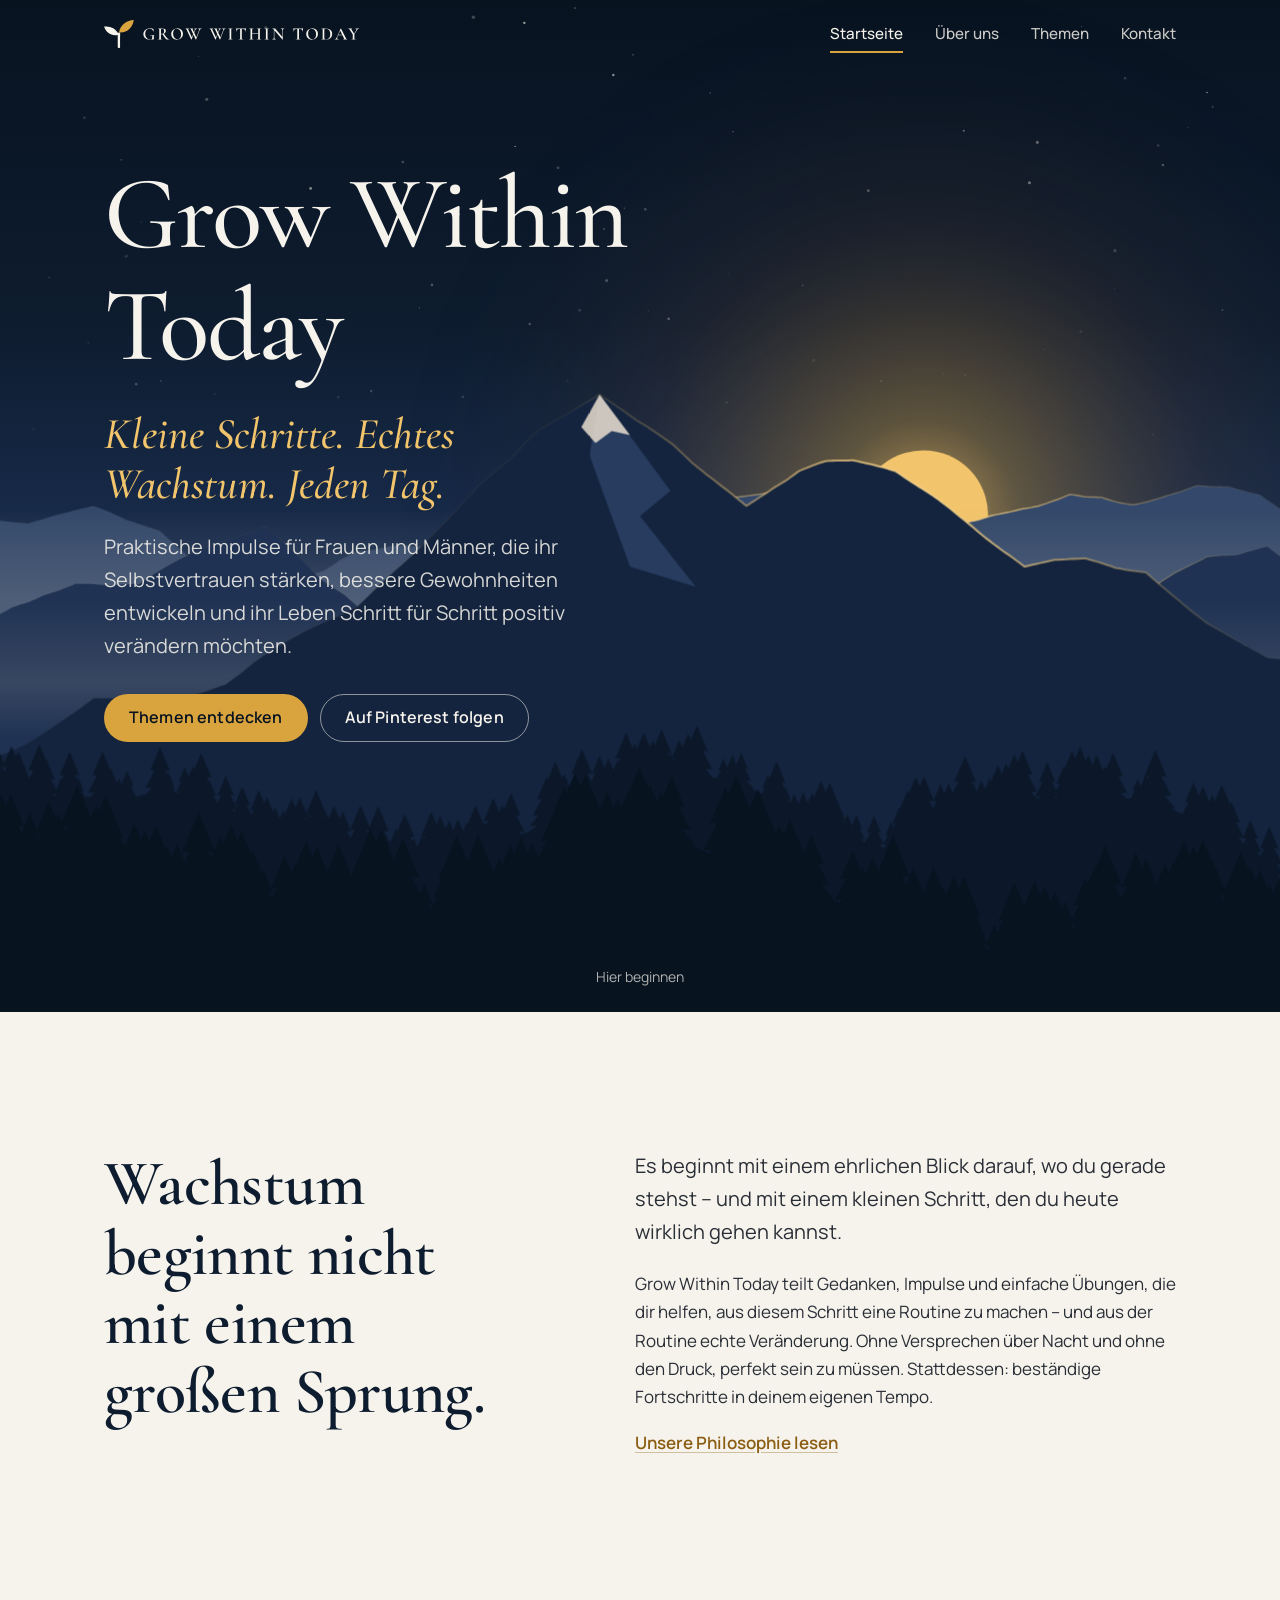
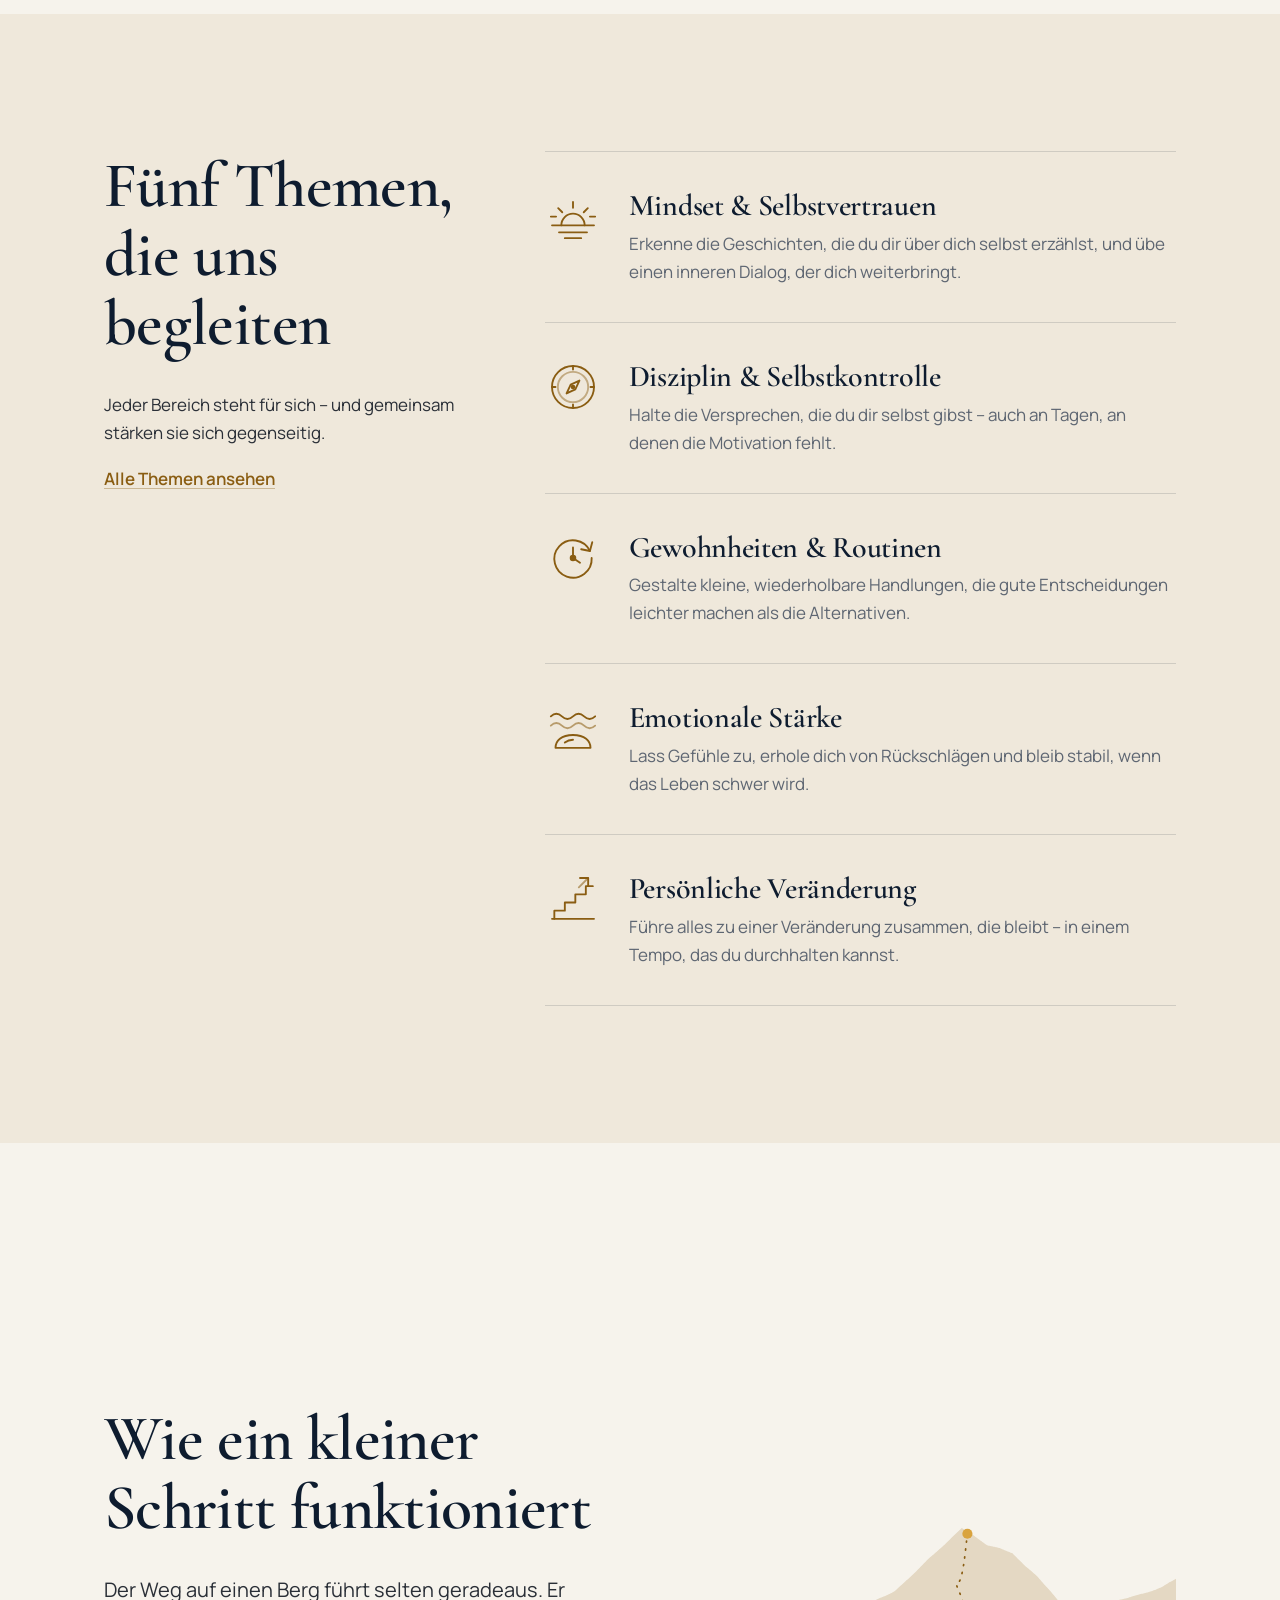
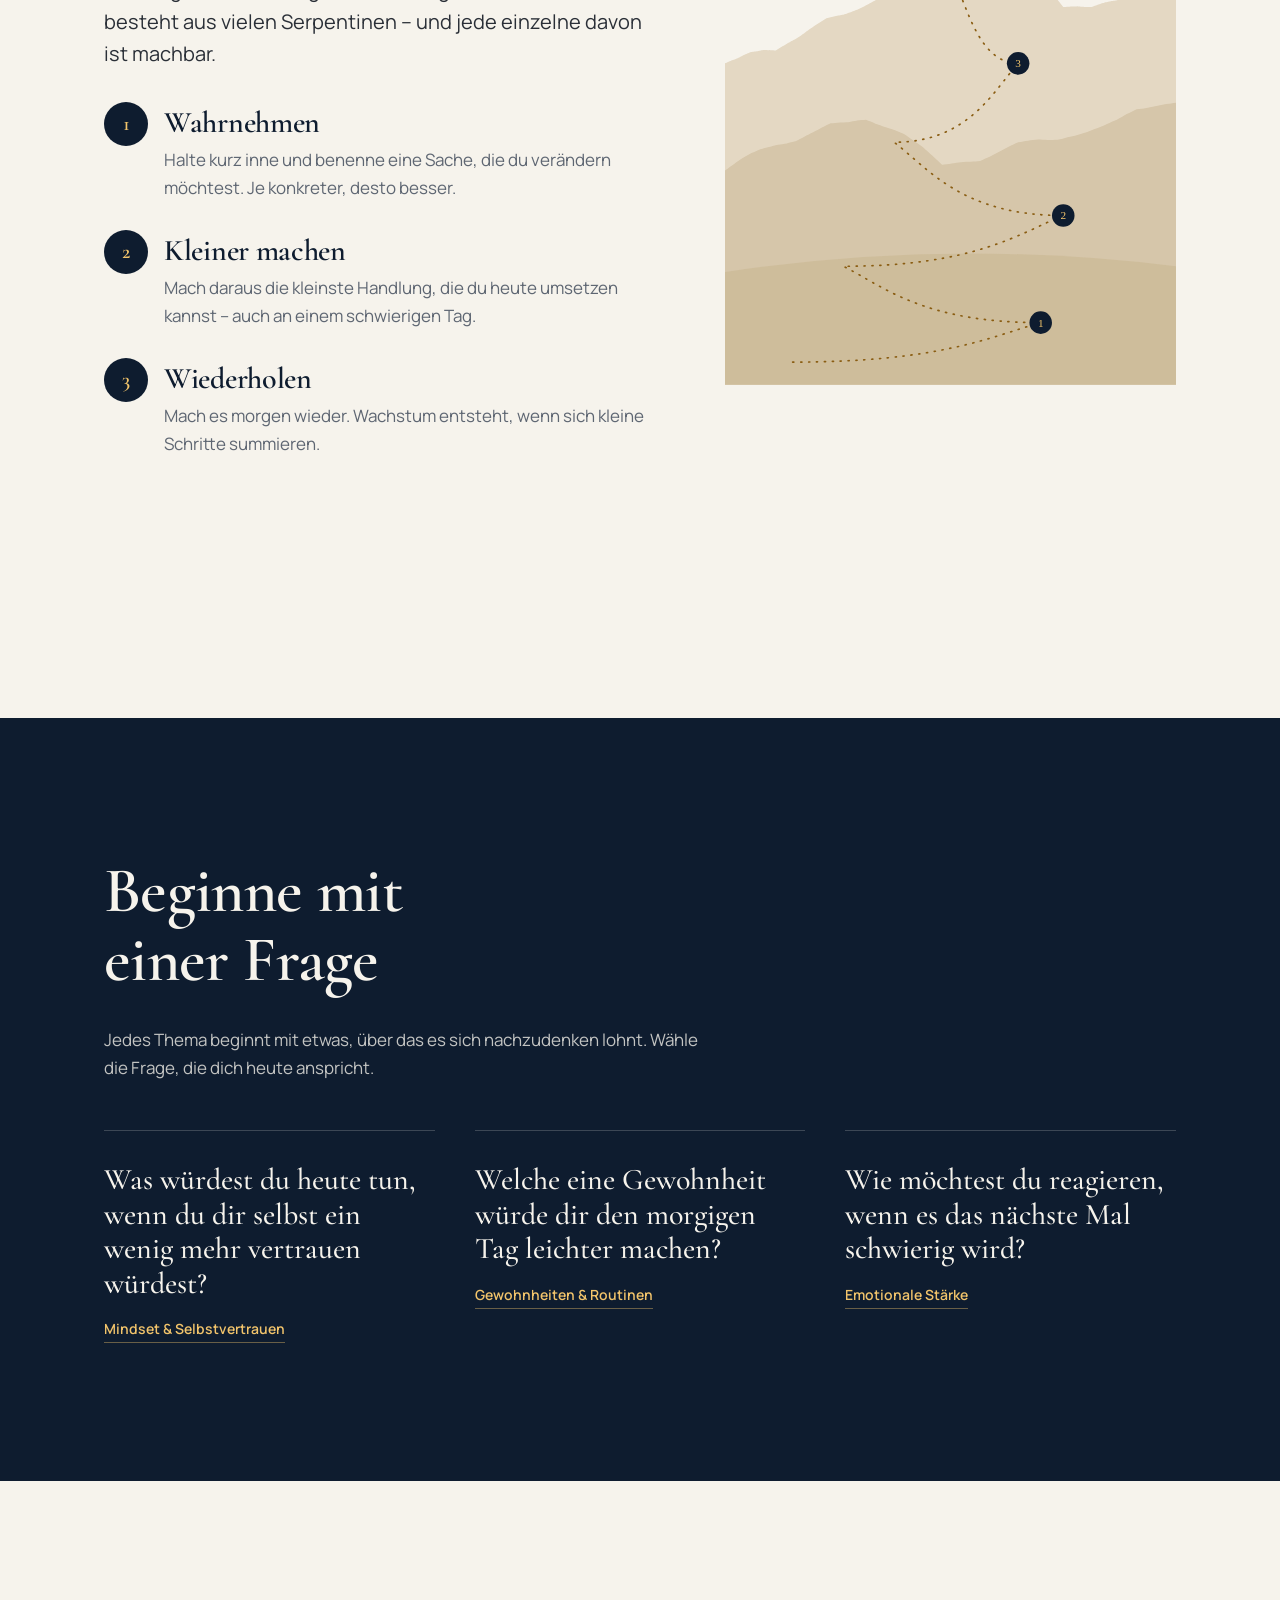
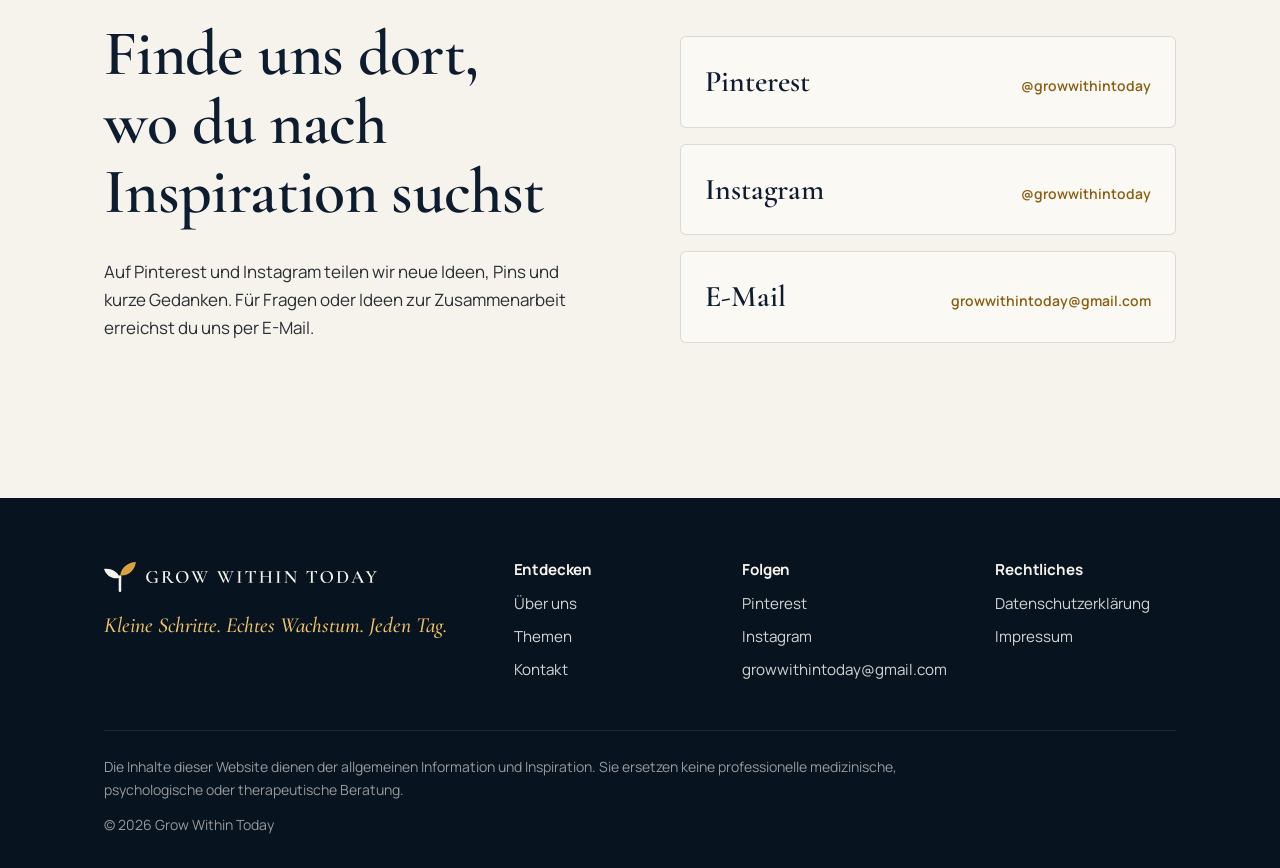
<file: index.html>
<!doctype html>
<html lang="de">
<head>
<meta charset="utf-8">
<meta name="viewport" content="width=device-width, initial-scale=1">
<title>Grow Within Today – Kleine Schritte. Echtes Wachstum. Jeden Tag.</title>
<meta name="description" content="Persönliche Weiterentwicklung für den Alltag: Mindset, Selbstvertrauen, Disziplin, Gewohnheiten, emotionale Stärke und Veränderung – Schritt für Schritt.">
<meta name="theme-color" content="#0E1C2F">
<meta property="og:type" content="website">
<meta property="og:locale" content="de_AT">
<meta property="og:site_name" content="Grow Within Today">
<meta property="og:title" content="Grow Within Today – Kleine Schritte. Echtes Wachstum. Jeden Tag.">
<meta property="og:description" content="Praktische Impulse für mehr Selbstvertrauen, bessere Gewohnheiten und positive Veränderung – Schritt für Schritt.">
<meta name="twitter:card" content="summary_large_image">
<!-- @seo -->
<!-- Canonical and Open Graph URLs are added by tools/build.mjs once "siteUrl" is set in site.config.json -->
<!-- /@seo -->
<!-- Pinterest-Domain-Verifizierung (Website beanspruchen): den von Pinterest bereitgestellten Tag hier einfügen, z. B.
<meta name="p:domain_verify" content="IHR-CODE-VON-PINTEREST"> -->
<script type="application/ld+json">
{
  "@context": "https://schema.org",
  "@type": "Organization",
  "name": "Grow Within Today",
  "slogan": "Kleine Schritte. Echtes Wachstum. Jeden Tag.",
  "email": "growwithintoday@gmail.com",
  "sameAs": [
    "https://www.pinterest.com/growwithintoday/",
    "https://www.instagram.com/growwithintoday/"
  ]
}
</script>
<link rel="icon" href="assets/icons/favicon.svg" type="image/svg+xml">
<link rel="icon" href="assets/icons/favicon-32.png" sizes="32x32" type="image/png">
<link rel="apple-touch-icon" href="assets/icons/apple-touch-icon.png">
<link rel="preload" href="assets/fonts/cormorant-garamond-latin-500-normal.woff2" as="font" type="font/woff2" crossorigin>
<link rel="stylesheet" href="assets/css/style.css">
</head>
<body class="page-home">
<!-- @header -->
<a class="skip-link" href="#main">Zum Inhalt springen</a>
<header class="site-header">
  <div class="container site-header__inner">
    <a class="brand" href="./" aria-label="Grow Within Today – zur Startseite">
      <img class="brand__logo" src="assets/brand/logo/gwt-kompakt-hell.svg" width="219" height="24" alt="">
    </a>
    <button class="nav-toggle" type="button" aria-expanded="false" aria-controls="site-nav">
      <span class="nav-toggle__bars" aria-hidden="true"><span></span></span>
      <span>Menü</span>
    </button>
    <nav id="site-nav" class="site-nav" aria-label="Hauptnavigation">
      <ul class="site-nav__list">
        <li><a href="./" data-nav="home" aria-current="page">Startseite</a></li>
        <li><a href="about/" data-nav="about">Über uns</a></li>
        <li><a href="topics/" data-nav="topics">Themen</a></li>
        <li><a href="contact/" data-nav="contact">Kontakt</a></li>
      </ul>
    </nav>
  </div>
</header>
<!-- /@header -->

<main id="main">
  <section class="hero" aria-labelledby="hero-title">
    <svg class="hero__art" viewBox="0 0 1600 1000" preserveAspectRatio="xMidYMax slice" aria-hidden="true" focusable="false" xmlns="http://www.w3.org/2000/svg">
  <defs>
    <radialGradient id="hSun" cx="1080" cy="509.0152974619448" r="520" gradientUnits="userSpaceOnUse"><stop offset="0" stop-color="#F2C46B" stop-opacity=".75"/><stop offset=".18" stop-color="#D9A33E" stop-opacity=".38"/><stop offset=".55" stop-color="#8C5E3C" stop-opacity=".12"/><stop offset="1" stop-color="#0E1C2F" stop-opacity="0"/></radialGradient>
    <linearGradient id="hRim" x1="0" x2="1600" y1="0" y2="0" gradientUnits="userSpaceOnUse"><stop offset="0" stop-color="#F2C46B" stop-opacity="0"/><stop offset="0.45500000000000007" stop-color="#F2C46B" stop-opacity=".05"/><stop offset="0.675" stop-color="#F6D38A" stop-opacity=".9"/><stop offset="0.875" stop-color="#F2C46B" stop-opacity=".05"/><stop offset="1" stop-color="#F2C46B" stop-opacity="0"/></linearGradient>
    <linearGradient id="hMist" x1="0" y1="0" x2="0" y2="1"><stop offset="0" stop-color="#E4D8C3" stop-opacity="0"/><stop offset=".6" stop-color="#E4D8C3" stop-opacity=".16"/><stop offset="1" stop-color="#E4D8C3" stop-opacity="0"/></linearGradient>
  </defs>
  <g class="hero__stars" fill="#F6F3EC"><circle cx="1471.2" cy="344.6" r="1" opacity="0.099"/><circle cx="76.3" cy="51.1" r="1" opacity="0.6709999999999999"/><circle cx="474.5" cy="186.2" r="1.4" opacity="0.502"/><circle cx="254.8" cy="338.8" r="0.9" opacity="0.113"/><circle cx="960.8" cy="282.2" r="0.7" opacity="0.34"/><circle cx="117.2" cy="51.7" r="1.1" opacity="0.604"/><circle cx="691" cy="320.3" r="1.3" opacity="0.254"/><circle cx="581.9" cy="304.2" r="0.7" opacity="0.24600000000000002"/><circle cx="1559.5" cy="183.9" r="1.5" opacity="0.35700000000000004"/><circle cx="1484.2" cy="50.9" r="1.5" opacity="0.509"/><circle cx="1436.3" cy="113.5" r="1.4" opacity="0.5"/><circle cx="200.6" cy="424" r="1.5" opacity="0.05"/><circle cx="91.1" cy="344" r="0.8" opacity="0.078"/><circle cx="1235.7" cy="327.7" r="1.6" opacity="0.096"/><circle cx="635.3" cy="17" r="1.7" opacity="0.233"/><circle cx="1099.4" cy="369.5" r="1.2" opacity="0.052000000000000005"/><circle cx="793.2" cy="54.1" r="1" opacity="0.20600000000000002"/><circle cx="719" cy="165.9" r="1.4" opacity="0.214"/><circle cx="698.2" cy="218.4" r="0.6" opacity="0.435"/><circle cx="891.9" cy="130" r="0.6" opacity="0.447"/><circle cx="1199.2" cy="345.3" r="1.1" opacity="0.059000000000000004"/><circle cx="293.2" cy="252.7" r="1.2" opacity="0.084"/><circle cx="735.7" cy="8" r="0.8" opacity="0.358"/><circle cx="1375.6" cy="306.3" r="1" opacity="0.209"/><circle cx="621.2" cy="211.8" r="1" opacity="0.45799999999999996"/><circle cx="565.6" cy="160.2" r="1.4" opacity="0.215"/><circle cx="1236.3" cy="26.2" r="0.6" opacity="0.301"/><circle cx="1269.1" cy="285.4" r="0.8" opacity="0.094"/><circle cx="625" cy="392.3" r="1.4" opacity="0.141"/><circle cx="1120" cy="129.3" r="1" opacity="0.4"/><circle cx="216" cy="274.1" r="0.6" opacity="0.34299999999999997"/><circle cx="1341.8" cy="126.1" r="0.7" opacity="0.19"/><circle cx="784.6" cy="205.8" r="0.7" opacity="0.239"/><circle cx="363.6" cy="55.6" r="0.6" opacity="0.223"/><circle cx="501.7" cy="392.5" r="1.4" opacity="0.092"/><circle cx="1147.3" cy="418.8" r="0.8" opacity="0.095"/><circle cx="291.9" cy="253.4" r="1.5" opacity="0.095"/><circle cx="1360.4" cy="91.4" r="0.8" opacity="0.546"/><circle cx="6.3" cy="254.7" r="1.6" opacity="0.209"/><circle cx="1269.4" cy="247.8" r="1.6" opacity="0.198"/><circle cx="1585.5" cy="114.1" r="1.2" opacity="0.536"/><circle cx="887.9" cy="270.9" r="0.8" opacity="0.081"/><circle cx="379.5" cy="389.5" r="1" opacity="0.1"/><circle cx="28" cy="158.8" r="1.5" opacity="0.526"/><circle cx="1366" cy="105.6" r="0.9" opacity="0.261"/><circle cx="808.4" cy="307.3" r="0.7" opacity="0.133"/><circle cx="1025.6" cy="188.4" r="1.4" opacity="0.297"/><circle cx="1184.9" cy="180.7" r="1.5" opacity="0.415"/><circle cx="828.3" cy="315.1" r="1.4" opacity="0.313"/><circle cx="740.4" cy="306.6" r="1.4" opacity="0.14800000000000002"/><circle cx="767" cy="277.3" r="1.5" opacity="0.263"/><circle cx="1121.2" cy="370.4" r="1" opacity="0.12300000000000001"/><circle cx="287.3" cy="158" r="0.7" opacity="0.39899999999999997"/><circle cx="885.7" cy="397.5" r="1.3" opacity="0.10300000000000001"/><circle cx="685.7" cy="22.6" r="1.2" opacity="0.621"/><circle cx="1448.2" cy="63.2" r="1" opacity="0.47"/><circle cx="1038.3" cy="376.7" r="1.2" opacity="0.135"/><circle cx="58.7" cy="253.9" r="1.4" opacity="0.36200000000000004"/><circle cx="594.4" cy="281.6" r="1.3" opacity="0.263"/><circle cx="728.4" cy="376.5" r="1.4" opacity="0.053"/><circle cx="869.4" cy="91.8" r="0.7" opacity="0.36200000000000004"/><circle cx="302.1" cy="379.7" r="1.3" opacity="0.212"/><circle cx="92.6" cy="63.4" r="1.4" opacity="0.18600000000000003"/><circle cx="764.6" cy="226.4" r="1" opacity="0.252"/><circle cx="1316.8" cy="163.1" r="1.3" opacity="0.282"/><circle cx="622.6" cy="394.2" r="0.6" opacity="0.044000000000000004"/><circle cx="534.3" cy="386.5" r="1.3" opacity="0.188"/><circle cx="1512.3" cy="101.4" r="0.7" opacity="0.272"/><circle cx="971.7" cy="356" r="1.5" opacity="0.102"/><circle cx="1471.1" cy="384" r="1" opacity="0.106"/><circle cx="1475.3" cy="421.6" r="1.1" opacity="0.121"/><circle cx="1192.7" cy="140.7" r="1.5" opacity="0.37799999999999995"/><circle cx="1546.9" cy="156.5" r="1" opacity="0.196"/><circle cx="1055.6" cy="342.5" r="0.7" opacity="0.07400000000000001"/><circle cx="805.2" cy="206.8" r="1.3" opacity="0.249"/><circle cx="676.6" cy="144.7" r="0.7" opacity="0.569"/><circle cx="717.1" cy="397" r="0.8" opacity="0.045"/><circle cx="250.9" cy="116.4" r="1.2" opacity="0.171"/><circle cx="1307.1" cy="429.5" r="1.2" opacity="0.07400000000000001"/><circle cx="1473.5" cy="147.1" r="1.5" opacity="0.455"/><circle cx="307.2" cy="219.7" r="0.7" opacity="0.138"/><circle cx="1312.1" cy="143.8" r="1.3" opacity="0.162"/><circle cx="430.2" cy="27.3" r="1.5" opacity="0.231"/><circle cx="90" cy="178.8" r="1.1" opacity="0.35"/><circle cx="773.6" cy="74.1" r="1.3" opacity="0.512"/><circle cx="55.9" cy="110.3" r="1.5" opacity="0.425"/><circle cx="371.8" cy="98.2" r="1.6" opacity="0.262"/><circle cx="463.1" cy="379" r="1.2" opacity="0.071"/><circle cx="1279.4" cy="77.3" r="1.3" opacity="0.172"/><circle cx="326.5" cy="376.6" r="1" opacity="0.151"/></g>
  <g class="hero__sun" data-depth="0.05"><circle cx="1080" cy="509.0152974619448" r="520" fill="url(#hSun)"/><circle cx="1080" cy="509.0152974619448" r="64" fill="#F2C46B"/></g>
  <g class="hero__layer" data-depth="0.08"><path d="M0,560 L4.1,558.2 L8.1,556.4 L12.2,554.6 L16.3,552.8 L20.3,551.1 L24.4,549.5 L28.4,548 L32.5,546.6 L36.6,544.8 L40.6,542.9 L44.7,541.2 L48.8,539.4 L52.8,538.3 L56.9,537.1 L60.9,535.6 L65,534.2 L69.1,532.8 L73.1,531.4 L77.2,529.9 L81.3,528.4 L85.3,526.9 L89.4,525.2 L93.4,523.3 L97.5,521.4 L101.6,519.3 L105.6,517.3 L109.7,515.4 L113.8,513.4 L117.8,511.6 L121.9,510 L125.9,508.2 L130,506.2 L134.1,507 L138.1,507.6 L142.2,508.1 L146.3,508.8 L150.3,509.9 L154.4,511 L158.4,512.2 L162.5,513.3 L166.6,514.1 L170.6,514.9 L174.7,515.4 L178.8,515.9 L182.8,516.3 L186.9,516.7 L190.9,516.9 L195,517.4 L199.1,516.1 L203.1,514.9 L207.2,513.9 L211.3,512.8 L215.3,511.5 L219.4,510.3 L223.4,509.1 L227.5,508 L231.6,507 L235.6,506.1 L239.7,504.9 L243.8,503.8 L247.8,502.8 L251.9,501.8 L255.9,500.9 L260,500 L264.1,501.5 L268.1,503 L272.2,504.7 L276.3,506.4 L280.3,508.3 L284.4,510.2 L288.4,512 L292.5,514 L296.6,515.3 L300.6,516.5 L304.7,517.8 L308.8,519.2 L312.8,520.5 L316.9,521.8 L320.9,523.1 L325,524.5 L329.1,528.3 L333.1,532 L337.2,535.7 L341.3,539.4 L345.3,542.9 L349.4,546.4 L353.4,550.1 L357.5,553.6 L361.6,557.1 L365.6,560.6 L369.7,564.1 L373.8,567.8 L377.8,571.2 L381.9,574.5 L385.9,577.6 L390,580.5 L394.1,580.6 L398.1,580.7 L402.2,580.6 L406.3,580.5 L410.3,579.9 L414.4,579.3 L418.4,578.8 L422.5,578.3 L426.6,578.2 L430.6,578.1 L434.7,577.9 L438.8,577.7 L442.8,577.4 L446.9,577.1 L450.9,576.7 L455,576.2 L459.1,574.4 L463.1,572.7 L467.2,571.1 L471.3,569.6 L475.3,568.2 L479.4,566.9 L483.4,565.7 L487.5,564.3 L491.6,561.8 L495.6,559.3 L499.7,556.4 L503.8,553.6 L507.8,551.4 L511.9,549.2 L515.9,547.1 L520,545 L524.4,544.7 L528.8,544.3 L533.1,543.8 L537.5,543.3 L541.9,542.5 L546.3,541.7 L550.6,540.6 L555,539.6 L559.4,539.4 L563.8,539.3 L568.1,539.4 L572.5,539.6 L576.9,540 L581.3,540.4 L585.6,540.9 L590,541.5 L594.4,542.4 L598.8,543.2 L603.1,544.1 L607.5,545 L611.9,545.8 L616.3,546.8 L620.6,547.5 L625,548.2 L629.4,548.2 L633.8,548.4 L638.1,548.5 L642.5,548.7 L646.9,548.5 L651.3,548.4 L655.6,548.3 L660,548 L664.4,545.2 L668.8,542.3 L673.1,539.6 L677.5,536.7 L681.9,533.7 L686.3,530.9 L690.6,527.9 L695,525.1 L699.4,522.9 L703.8,520.7 L708.1,518.4 L712.5,516.2 L716.9,513.6 L721.3,511.1 L725.6,508.7 L730,506.3 L734.4,504.3 L738.8,502.2 L743.1,500.1 L747.5,497.9 L751.9,496.4 L756.3,495 L760.6,493.4 L765,491.7 L769.4,489.3 L773.8,486.8 L778.1,484.5 L782.5,482.1 L786.9,479 L791.3,475.7 L795.6,472.8 L800,470 L804.7,472 L809.4,473.9 L814.1,476 L818.8,478.1 L823.4,480.2 L828.1,482.5 L832.8,484.4 L837.5,486.2 L842.2,487.2 L846.9,488.3 L851.6,489.1 L856.3,489.9 L860.9,490.4 L865.6,490.9 L870.3,491.7 L875,492.4 L879.7,492.4 L884.4,492.3 L889.1,492 L893.8,491.6 L898.4,491 L903.1,490.4 L907.8,489.9 L912.5,489.3 L917.2,488.6 L921.9,488 L926.6,487 L931.3,486.1 L935.9,485.7 L940.6,485.3 L945.3,484.7 L950,484 L954.7,484.8 L959.4,485.6 L964.1,486.2 L968.8,486.7 L973.4,487.3 L978.1,488 L982.8,488.8 L987.5,489.4 L992.2,490 L996.9,490.5 L1001.6,491.4 L1006.3,492.2 L1010.9,493.1 L1015.6,494.1 L1020.3,494.6 L1025,495.2 L1029.7,497 L1034.4,499 L1039.1,500.8 L1043.8,502.7 L1048.4,504.9 L1053.1,507.2 L1057.8,509.3 L1062.5,511.6 L1067.2,512.9 L1071.9,514 L1076.6,515.5 L1081.3,517 L1085.9,518 L1090.6,518.8 L1095.3,519.3 L1100,520 L1103.9,519.3 L1107.8,518.6 L1111.7,518 L1115.6,517.4 L1119.5,516.8 L1123.4,516.1 L1127.3,515.3 L1131.3,514.4 L1135.2,513.4 L1139.1,512.3 L1143,511 L1146.9,509.8 L1150.8,508.9 L1154.7,508.1 L1158.6,507.3 L1162.5,506.5 L1166.4,505.7 L1170.3,504.8 L1174.2,503.8 L1178.1,502.8 L1182,502.3 L1185.9,501.7 L1189.8,500.9 L1193.8,500.1 L1197.7,498.8 L1201.6,497.5 L1205.5,496.1 L1209.4,494.7 L1213.3,493.4 L1217.2,491.9 L1221.1,490.2 L1225,488.6 L1228.9,489.1 L1232.8,489.7 L1236.7,490.5 L1240.6,491.1 L1244.5,491.2 L1248.4,491.2 L1252.3,491.4 L1256.3,491.6 L1260.2,492.9 L1264.1,494.2 L1268,495.3 L1271.9,496.3 L1275.8,497.1 L1279.7,497.8 L1283.6,498.4 L1287.5,498.9 L1291.4,498.2 L1295.3,497.3 L1299.2,496.4 L1303.1,495.4 L1307,494.2 L1310.9,493 L1314.8,491.8 L1318.8,490.5 L1322.7,489.3 L1326.6,488.1 L1330.5,487 L1334.4,485.9 L1338.3,484.4 L1342.2,482.9 L1346.1,481.4 L1350,480 L1353.9,480.2 L1357.8,480.3 L1361.7,480.7 L1365.6,480.9 L1369.5,481 L1373.4,480.9 L1377.3,481 L1381.3,481 L1385.2,482.1 L1389.1,483.3 L1393,484.2 L1396.9,485.1 L1400.8,486.2 L1404.7,487.2 L1408.6,488.1 L1412.5,488.9 L1416.4,491.7 L1420.3,494.6 L1424.2,497.2 L1428.1,499.9 L1432,502.6 L1435.9,505.3 L1439.8,507.8 L1443.8,510.2 L1447.7,512.2 L1451.6,514.1 L1455.5,516 L1459.4,518 L1463.3,520.5 L1467.2,522.9 L1471.1,525.5 L1475,528 L1478.9,527.5 L1482.8,527.1 L1486.7,526.5 L1490.6,526.1 L1494.5,525.2 L1498.4,524.4 L1502.3,523.6 L1506.3,522.9 L1510.2,523.3 L1514.1,523.7 L1518,524.2 L1521.9,524.6 L1525.8,524.7 L1529.7,524.7 L1533.6,524.7 L1537.5,524.6 L1541.4,525 L1545.3,525.5 L1549.2,525.6 L1553.1,525.8 L1557,526.6 L1560.9,527.3 L1564.8,528.2 L1568.8,529 L1572.7,530.2 L1576.6,531.2 L1580.5,532.3 L1584.4,533.4 L1588.3,535.1 L1592.2,536.8 L1596.1,538.4 L1600,540 L1600,1000 L0,1000 Z" fill="#33486A"/><path d="M0,560 L4.1,558.2 L8.1,556.4 L12.2,554.6 L16.3,552.8 L20.3,551.1 L24.4,549.5 L28.4,548 L32.5,546.6 L36.6,544.8 L40.6,542.9 L44.7,541.2 L48.8,539.4 L52.8,538.3 L56.9,537.1 L60.9,535.6 L65,534.2 L69.1,532.8 L73.1,531.4 L77.2,529.9 L81.3,528.4 L85.3,526.9 L89.4,525.2 L93.4,523.3 L97.5,521.4 L101.6,519.3 L105.6,517.3 L109.7,515.4 L113.8,513.4 L117.8,511.6 L121.9,510 L125.9,508.2 L130,506.2 L134.1,507 L138.1,507.6 L142.2,508.1 L146.3,508.8 L150.3,509.9 L154.4,511 L158.4,512.2 L162.5,513.3 L166.6,514.1 L170.6,514.9 L174.7,515.4 L178.8,515.9 L182.8,516.3 L186.9,516.7 L190.9,516.9 L195,517.4 L199.1,516.1 L203.1,514.9 L207.2,513.9 L211.3,512.8 L215.3,511.5 L219.4,510.3 L223.4,509.1 L227.5,508 L231.6,507 L235.6,506.1 L239.7,504.9 L243.8,503.8 L247.8,502.8 L251.9,501.8 L255.9,500.9 L260,500 L264.1,501.5 L268.1,503 L272.2,504.7 L276.3,506.4 L280.3,508.3 L284.4,510.2 L288.4,512 L292.5,514 L296.6,515.3 L300.6,516.5 L304.7,517.8 L308.8,519.2 L312.8,520.5 L316.9,521.8 L320.9,523.1 L325,524.5 L329.1,528.3 L333.1,532 L337.2,535.7 L341.3,539.4 L345.3,542.9 L349.4,546.4 L353.4,550.1 L357.5,553.6 L361.6,557.1 L365.6,560.6 L369.7,564.1 L373.8,567.8 L377.8,571.2 L381.9,574.5 L385.9,577.6 L390,580.5 L394.1,580.6 L398.1,580.7 L402.2,580.6 L406.3,580.5 L410.3,579.9 L414.4,579.3 L418.4,578.8 L422.5,578.3 L426.6,578.2 L430.6,578.1 L434.7,577.9 L438.8,577.7 L442.8,577.4 L446.9,577.1 L450.9,576.7 L455,576.2 L459.1,574.4 L463.1,572.7 L467.2,571.1 L471.3,569.6 L475.3,568.2 L479.4,566.9 L483.4,565.7 L487.5,564.3 L491.6,561.8 L495.6,559.3 L499.7,556.4 L503.8,553.6 L507.8,551.4 L511.9,549.2 L515.9,547.1 L520,545 L524.4,544.7 L528.8,544.3 L533.1,543.8 L537.5,543.3 L541.9,542.5 L546.3,541.7 L550.6,540.6 L555,539.6 L559.4,539.4 L563.8,539.3 L568.1,539.4 L572.5,539.6 L576.9,540 L581.3,540.4 L585.6,540.9 L590,541.5 L594.4,542.4 L598.8,543.2 L603.1,544.1 L607.5,545 L611.9,545.8 L616.3,546.8 L620.6,547.5 L625,548.2 L629.4,548.2 L633.8,548.4 L638.1,548.5 L642.5,548.7 L646.9,548.5 L651.3,548.4 L655.6,548.3 L660,548 L664.4,545.2 L668.8,542.3 L673.1,539.6 L677.5,536.7 L681.9,533.7 L686.3,530.9 L690.6,527.9 L695,525.1 L699.4,522.9 L703.8,520.7 L708.1,518.4 L712.5,516.2 L716.9,513.6 L721.3,511.1 L725.6,508.7 L730,506.3 L734.4,504.3 L738.8,502.2 L743.1,500.1 L747.5,497.9 L751.9,496.4 L756.3,495 L760.6,493.4 L765,491.7 L769.4,489.3 L773.8,486.8 L778.1,484.5 L782.5,482.1 L786.9,479 L791.3,475.7 L795.6,472.8 L800,470 L804.7,472 L809.4,473.9 L814.1,476 L818.8,478.1 L823.4,480.2 L828.1,482.5 L832.8,484.4 L837.5,486.2 L842.2,487.2 L846.9,488.3 L851.6,489.1 L856.3,489.9 L860.9,490.4 L865.6,490.9 L870.3,491.7 L875,492.4 L879.7,492.4 L884.4,492.3 L889.1,492 L893.8,491.6 L898.4,491 L903.1,490.4 L907.8,489.9 L912.5,489.3 L917.2,488.6 L921.9,488 L926.6,487 L931.3,486.1 L935.9,485.7 L940.6,485.3 L945.3,484.7 L950,484 L954.7,484.8 L959.4,485.6 L964.1,486.2 L968.8,486.7 L973.4,487.3 L978.1,488 L982.8,488.8 L987.5,489.4 L992.2,490 L996.9,490.5 L1001.6,491.4 L1006.3,492.2 L1010.9,493.1 L1015.6,494.1 L1020.3,494.6 L1025,495.2 L1029.7,497 L1034.4,499 L1039.1,500.8 L1043.8,502.7 L1048.4,504.9 L1053.1,507.2 L1057.8,509.3 L1062.5,511.6 L1067.2,512.9 L1071.9,514 L1076.6,515.5 L1081.3,517 L1085.9,518 L1090.6,518.8 L1095.3,519.3 L1100,520 L1103.9,519.3 L1107.8,518.6 L1111.7,518 L1115.6,517.4 L1119.5,516.8 L1123.4,516.1 L1127.3,515.3 L1131.3,514.4 L1135.2,513.4 L1139.1,512.3 L1143,511 L1146.9,509.8 L1150.8,508.9 L1154.7,508.1 L1158.6,507.3 L1162.5,506.5 L1166.4,505.7 L1170.3,504.8 L1174.2,503.8 L1178.1,502.8 L1182,502.3 L1185.9,501.7 L1189.8,500.9 L1193.8,500.1 L1197.7,498.8 L1201.6,497.5 L1205.5,496.1 L1209.4,494.7 L1213.3,493.4 L1217.2,491.9 L1221.1,490.2 L1225,488.6 L1228.9,489.1 L1232.8,489.7 L1236.7,490.5 L1240.6,491.1 L1244.5,491.2 L1248.4,491.2 L1252.3,491.4 L1256.3,491.6 L1260.2,492.9 L1264.1,494.2 L1268,495.3 L1271.9,496.3 L1275.8,497.1 L1279.7,497.8 L1283.6,498.4 L1287.5,498.9 L1291.4,498.2 L1295.3,497.3 L1299.2,496.4 L1303.1,495.4 L1307,494.2 L1310.9,493 L1314.8,491.8 L1318.8,490.5 L1322.7,489.3 L1326.6,488.1 L1330.5,487 L1334.4,485.9 L1338.3,484.4 L1342.2,482.9 L1346.1,481.4 L1350,480 L1353.9,480.2 L1357.8,480.3 L1361.7,480.7 L1365.6,480.9 L1369.5,481 L1373.4,480.9 L1377.3,481 L1381.3,481 L1385.2,482.1 L1389.1,483.3 L1393,484.2 L1396.9,485.1 L1400.8,486.2 L1404.7,487.2 L1408.6,488.1 L1412.5,488.9 L1416.4,491.7 L1420.3,494.6 L1424.2,497.2 L1428.1,499.9 L1432,502.6 L1435.9,505.3 L1439.8,507.8 L1443.8,510.2 L1447.7,512.2 L1451.6,514.1 L1455.5,516 L1459.4,518 L1463.3,520.5 L1467.2,522.9 L1471.1,525.5 L1475,528 L1478.9,527.5 L1482.8,527.1 L1486.7,526.5 L1490.6,526.1 L1494.5,525.2 L1498.4,524.4 L1502.3,523.6 L1506.3,522.9 L1510.2,523.3 L1514.1,523.7 L1518,524.2 L1521.9,524.6 L1525.8,524.7 L1529.7,524.7 L1533.6,524.7 L1537.5,524.6 L1541.4,525 L1545.3,525.5 L1549.2,525.6 L1553.1,525.8 L1557,526.6 L1560.9,527.3 L1564.8,528.2 L1568.8,529 L1572.7,530.2 L1576.6,531.2 L1580.5,532.3 L1584.4,533.4 L1588.3,535.1 L1592.2,536.8 L1596.1,538.4 L1600,540" fill="none" stroke="url(#hRim)" stroke-width="1.4"/><rect x="0" y="500" width="1600" height="160" fill="url(#hMist)"/></g>
  <g class="hero__layer" data-depth="0.16"><path d="M0,640 L2.8,640 L5.6,640 L8.4,640 L11.3,640.1 L14.1,640.4 L16.9,640.8 L19.7,641 L22.5,641.3 L25.3,641.9 L28.1,642.6 L30.9,643.2 L33.8,643.9 L36.6,644.2 L39.4,644.5 L42.2,644.9 L45,645.2 L47.8,645.9 L50.6,646.5 L53.4,647.1 L56.3,647.7 L59.1,648.1 L61.9,648.6 L64.7,649.1 L67.5,649.6 L70.3,650.7 L73.1,651.6 L75.9,652.7 L78.8,653.8 L81.6,655 L84.4,656.1 L87.2,657.2 L90,658.3 L92.8,656.1 L95.6,654 L98.4,651.6 L101.3,649.4 L104.1,647.5 L106.9,645.5 L109.7,643.6 L112.5,641.7 L115.3,639.7 L118.1,637.7 L120.9,635.9 L123.8,634 L126.6,631.8 L129.4,629.4 L132.2,627.3 L135,625.2 L137.8,623.5 L140.6,622 L143.4,620.5 L146.3,619.1 L149.1,617.4 L151.9,615.7 L154.7,613.9 L157.5,612.1 L160.3,610.6 L163.1,609.1 L165.9,607.6 L168.8,606.2 L171.6,604.7 L174.4,603.2 L177.2,601.5 L180,600 L183.9,598.7 L187.8,597.4 L191.7,596.2 L195.6,595 L199.5,593.4 L203.4,591.8 L207.3,590 L211.3,588.2 L215.2,586.9 L219.1,585.6 L223,584.4 L226.9,583.2 L230.8,581.6 L234.7,580 L238.6,578.4 L242.5,576.7 L246.4,577 L250.3,577.1 L254.2,577.1 L258.1,577.1 L262,577.4 L265.9,577.8 L269.8,578.1 L273.8,578.5 L277.7,578.3 L281.6,578.1 L285.5,577.8 L289.4,577.5 L293.3,577.3 L297.2,577.3 L301.1,577.3 L305,577.3 L308.9,574.6 L312.8,571.9 L316.7,569.3 L320.6,566.6 L324.5,564.4 L328.4,562 L332.3,559.7 L336.3,557.4 L340.2,555.4 L344.1,553.3 L348,551.4 L351.9,549.6 L355.8,547.9 L359.7,546.3 L363.6,544.4 L367.5,542.6 L371.4,541.2 L375.3,539.6 L379.2,538.2 L383.1,536.7 L387,535.6 L390.9,534.6 L394.8,533.3 L398.8,532 L402.7,530.4 L406.6,528.8 L410.5,527.4 L414.4,526 L418.3,524.6 L422.2,523.2 L426.1,521.6 L430,520 L433.3,523.1 L436.6,526.1 L439.8,529.1 L443.1,532 L446.4,535.2 L449.7,538.4 L453,541.5 L456.3,544.4 L459.5,547.5 L462.8,550.6 L466.1,553.8 L469.4,556.8 L472.7,560.4 L475.9,563.9 L479.2,567.4 L482.5,570.8 L485.8,573.2 L489.1,575.6 L492.3,578 L495.6,580.3 L498.9,582.3 L502.2,584.3 L505.5,586.4 L508.8,588.7 L512,591.5 L515.3,594.3 L518.6,597.3 L521.9,600.3 L525.2,603.3 L528.4,606.3 L531.7,609.4 L535,612.6 L538.3,612.3 L541.6,612 L544.8,611.7 L548.1,611.4 L551.4,611.3 L554.7,611.1 L558,611.1 L561.3,610.9 L564.5,610.9 L567.8,610.7 L571.1,610.8 L574.4,610.8 L577.7,610.7 L580.9,610.6 L584.2,610.5 L587.5,610.4 L590.8,610 L594.1,609.6 L597.3,609.1 L600.6,608.7 L603.9,608.4 L607.2,608 L610.5,607.7 L613.8,607.5 L617,607.6 L620.3,607.7 L623.6,608 L626.9,608.2 L630.2,608.6 L633.4,609 L636.7,609.5 L640,610 L644.1,609.2 L648.1,608.5 L652.2,607.6 L656.3,606.7 L660.3,605.9 L664.4,605.2 L668.4,604.6 L672.5,604 L676.6,603.7 L680.6,603.2 L684.7,603 L688.8,602.8 L692.8,602 L696.9,601.1 L700.9,600.4 L705,599.7 L709.1,599.8 L713.1,600 L717.2,599.9 L721.3,599.9 L725.3,600.5 L729.4,600.9 L733.4,601.5 L737.5,602.1 L741.6,602.4 L745.6,602.8 L749.7,603 L753.8,603.3 L757.8,603.6 L761.9,603.9 L765.9,604.1 L770,604.3 L774.1,602.2 L778.1,600.1 L782.2,598.1 L786.3,596.1 L790.3,594.3 L794.4,592.5 L798.4,590.4 L802.5,588.4 L806.6,585.6 L810.6,582.8 L814.7,580.2 L818.8,577.5 L822.8,575.1 L826.9,572.7 L830.9,570.5 L835,568.2 L839.1,567.8 L843.1,567.5 L847.2,567.3 L851.3,567 L855.3,566.9 L859.4,566.8 L863.4,566.7 L867.5,566.6 L871.6,565.9 L875.6,565.1 L879.7,564.4 L883.8,563.8 L887.8,562.9 L891.9,562.1 L895.9,561 L900,560 L904.4,560.5 L908.8,560.9 L913.1,561.2 L917.5,561.6 L921.9,562.1 L926.3,562.7 L930.6,563.2 L935,563.7 L939.4,564.4 L943.8,565 L948.1,565.6 L952.5,566.3 L956.9,566.5 L961.3,566.9 L965.6,567.2 L970,567.6 L974.4,566.2 L978.8,564.9 L983.1,563.3 L987.5,561.8 L991.9,560.6 L996.3,559.4 L1000.6,558.1 L1005,556.9 L1009.4,556.2 L1013.8,555.4 L1018.1,554.9 L1022.5,554.2 L1026.9,553.7 L1031.3,553 L1035.6,552.2 L1040,551.5 L1044.4,552.6 L1048.8,553.6 L1053.1,554.6 L1057.5,555.7 L1061.9,556.5 L1066.3,557.3 L1070.6,558.3 L1075,559.1 L1079.4,559.6 L1083.8,560 L1088.1,560.4 L1092.5,560.7 L1096.9,560.8 L1101.3,561.1 L1105.6,561.3 L1110,561.4 L1114.4,563.7 L1118.8,565.9 L1123.1,568 L1127.5,570.2 L1131.9,572 L1136.3,573.6 L1140.6,575.5 L1145,577.2 L1149.4,580.4 L1153.8,583.5 L1158.1,586.3 L1162.5,589.2 L1166.9,591.9 L1171.3,594.6 L1175.6,597.4 L1180,600 L1183.8,599.1 L1187.5,598.3 L1191.3,597.3 L1195,596.4 L1198.8,595.5 L1202.5,594.6 L1206.3,593.8 L1210,592.9 L1213.8,591.6 L1217.5,590.4 L1221.3,589.3 L1225,588.3 L1228.8,587.3 L1232.5,586.4 L1236.3,585.3 L1240,584.1 L1243.8,584.5 L1247.5,584.9 L1251.3,585.3 L1255,585.6 L1258.8,585.6 L1262.5,585.6 L1266.3,585.7 L1270,585.9 L1273.8,585.8 L1277.5,585.6 L1281.3,585.5 L1285,585.3 L1288.8,585.5 L1292.5,585.6 L1296.3,585.6 L1300,585.7 L1303.8,583.1 L1307.5,580.5 L1311.3,577.7 L1315,574.9 L1318.8,572.5 L1322.5,570 L1326.3,567.7 L1330,565.5 L1333.8,563.6 L1337.5,561.7 L1341.3,559.9 L1345,558.1 L1348.8,556.3 L1352.5,554.5 L1356.3,552.5 L1360,550.4 L1363.8,550 L1367.5,549.6 L1371.3,549.2 L1375,548.9 L1378.8,548.9 L1382.5,548.9 L1386.3,548.6 L1390,548.4 L1393.8,547.3 L1397.5,546.1 L1401.3,545.1 L1405,544.1 L1408.8,543 L1412.5,542 L1416.3,540.9 L1420,540 L1422.8,542.1 L1425.6,544.3 L1428.4,546.5 L1431.3,548.8 L1434.1,550.7 L1436.9,552.6 L1439.7,554.5 L1442.5,556.5 L1445.3,559 L1448.1,561.4 L1450.9,564 L1453.8,566.5 L1456.6,568.9 L1459.4,571.3 L1462.2,573.8 L1465,576.3 L1467.8,578 L1470.6,579.7 L1473.4,581.4 L1476.3,583.2 L1479.1,585 L1481.9,586.7 L1484.7,588.5 L1487.5,590.2 L1490.3,591.5 L1493.1,592.6 L1495.9,594 L1498.8,595.4 L1501.6,596.9 L1504.4,598.4 L1507.2,599.9 L1510,601.2 L1512.8,601.5 L1515.6,601.7 L1518.4,602.1 L1521.3,602.4 L1524.1,602.6 L1526.9,602.8 L1529.7,602.9 L1532.5,603 L1535.3,603.7 L1538.1,604.3 L1540.9,605.1 L1543.8,605.9 L1546.6,606.7 L1549.4,607.6 L1552.2,608.7 L1555,609.7 L1557.8,609.1 L1560.6,608.5 L1563.4,607.8 L1566.3,607.2 L1569.1,606.5 L1571.9,605.9 L1574.7,605.3 L1577.5,604.6 L1580.3,604 L1583.1,603.3 L1585.9,602.7 L1588.8,602.2 L1591.6,601.7 L1594.4,601.2 L1597.2,600.6 L1600,600 L1600,1000 L0,1000 Z" fill="#1F3253"/><path d="M0,640 L2.8,640 L5.6,640 L8.4,640 L11.3,640.1 L14.1,640.4 L16.9,640.8 L19.7,641 L22.5,641.3 L25.3,641.9 L28.1,642.6 L30.9,643.2 L33.8,643.9 L36.6,644.2 L39.4,644.5 L42.2,644.9 L45,645.2 L47.8,645.9 L50.6,646.5 L53.4,647.1 L56.3,647.7 L59.1,648.1 L61.9,648.6 L64.7,649.1 L67.5,649.6 L70.3,650.7 L73.1,651.6 L75.9,652.7 L78.8,653.8 L81.6,655 L84.4,656.1 L87.2,657.2 L90,658.3 L92.8,656.1 L95.6,654 L98.4,651.6 L101.3,649.4 L104.1,647.5 L106.9,645.5 L109.7,643.6 L112.5,641.7 L115.3,639.7 L118.1,637.7 L120.9,635.9 L123.8,634 L126.6,631.8 L129.4,629.4 L132.2,627.3 L135,625.2 L137.8,623.5 L140.6,622 L143.4,620.5 L146.3,619.1 L149.1,617.4 L151.9,615.7 L154.7,613.9 L157.5,612.1 L160.3,610.6 L163.1,609.1 L165.9,607.6 L168.8,606.2 L171.6,604.7 L174.4,603.2 L177.2,601.5 L180,600 L183.9,598.7 L187.8,597.4 L191.7,596.2 L195.6,595 L199.5,593.4 L203.4,591.8 L207.3,590 L211.3,588.2 L215.2,586.9 L219.1,585.6 L223,584.4 L226.9,583.2 L230.8,581.6 L234.7,580 L238.6,578.4 L242.5,576.7 L246.4,577 L250.3,577.1 L254.2,577.1 L258.1,577.1 L262,577.4 L265.9,577.8 L269.8,578.1 L273.8,578.5 L277.7,578.3 L281.6,578.1 L285.5,577.8 L289.4,577.5 L293.3,577.3 L297.2,577.3 L301.1,577.3 L305,577.3 L308.9,574.6 L312.8,571.9 L316.7,569.3 L320.6,566.6 L324.5,564.4 L328.4,562 L332.3,559.7 L336.3,557.4 L340.2,555.4 L344.1,553.3 L348,551.4 L351.9,549.6 L355.8,547.9 L359.7,546.3 L363.6,544.4 L367.5,542.6 L371.4,541.2 L375.3,539.6 L379.2,538.2 L383.1,536.7 L387,535.6 L390.9,534.6 L394.8,533.3 L398.8,532 L402.7,530.4 L406.6,528.8 L410.5,527.4 L414.4,526 L418.3,524.6 L422.2,523.2 L426.1,521.6 L430,520 L433.3,523.1 L436.6,526.1 L439.8,529.1 L443.1,532 L446.4,535.2 L449.7,538.4 L453,541.5 L456.3,544.4 L459.5,547.5 L462.8,550.6 L466.1,553.8 L469.4,556.8 L472.7,560.4 L475.9,563.9 L479.2,567.4 L482.5,570.8 L485.8,573.2 L489.1,575.6 L492.3,578 L495.6,580.3 L498.9,582.3 L502.2,584.3 L505.5,586.4 L508.8,588.7 L512,591.5 L515.3,594.3 L518.6,597.3 L521.9,600.3 L525.2,603.3 L528.4,606.3 L531.7,609.4 L535,612.6 L538.3,612.3 L541.6,612 L544.8,611.7 L548.1,611.4 L551.4,611.3 L554.7,611.1 L558,611.1 L561.3,610.9 L564.5,610.9 L567.8,610.7 L571.1,610.8 L574.4,610.8 L577.7,610.7 L580.9,610.6 L584.2,610.5 L587.5,610.4 L590.8,610 L594.1,609.6 L597.3,609.1 L600.6,608.7 L603.9,608.4 L607.2,608 L610.5,607.7 L613.8,607.5 L617,607.6 L620.3,607.7 L623.6,608 L626.9,608.2 L630.2,608.6 L633.4,609 L636.7,609.5 L640,610 L644.1,609.2 L648.1,608.5 L652.2,607.6 L656.3,606.7 L660.3,605.9 L664.4,605.2 L668.4,604.6 L672.5,604 L676.6,603.7 L680.6,603.2 L684.7,603 L688.8,602.8 L692.8,602 L696.9,601.1 L700.9,600.4 L705,599.7 L709.1,599.8 L713.1,600 L717.2,599.9 L721.3,599.9 L725.3,600.5 L729.4,600.9 L733.4,601.5 L737.5,602.1 L741.6,602.4 L745.6,602.8 L749.7,603 L753.8,603.3 L757.8,603.6 L761.9,603.9 L765.9,604.1 L770,604.3 L774.1,602.2 L778.1,600.1 L782.2,598.1 L786.3,596.1 L790.3,594.3 L794.4,592.5 L798.4,590.4 L802.5,588.4 L806.6,585.6 L810.6,582.8 L814.7,580.2 L818.8,577.5 L822.8,575.1 L826.9,572.7 L830.9,570.5 L835,568.2 L839.1,567.8 L843.1,567.5 L847.2,567.3 L851.3,567 L855.3,566.9 L859.4,566.8 L863.4,566.7 L867.5,566.6 L871.6,565.9 L875.6,565.1 L879.7,564.4 L883.8,563.8 L887.8,562.9 L891.9,562.1 L895.9,561 L900,560 L904.4,560.5 L908.8,560.9 L913.1,561.2 L917.5,561.6 L921.9,562.1 L926.3,562.7 L930.6,563.2 L935,563.7 L939.4,564.4 L943.8,565 L948.1,565.6 L952.5,566.3 L956.9,566.5 L961.3,566.9 L965.6,567.2 L970,567.6 L974.4,566.2 L978.8,564.9 L983.1,563.3 L987.5,561.8 L991.9,560.6 L996.3,559.4 L1000.6,558.1 L1005,556.9 L1009.4,556.2 L1013.8,555.4 L1018.1,554.9 L1022.5,554.2 L1026.9,553.7 L1031.3,553 L1035.6,552.2 L1040,551.5 L1044.4,552.6 L1048.8,553.6 L1053.1,554.6 L1057.5,555.7 L1061.9,556.5 L1066.3,557.3 L1070.6,558.3 L1075,559.1 L1079.4,559.6 L1083.8,560 L1088.1,560.4 L1092.5,560.7 L1096.9,560.8 L1101.3,561.1 L1105.6,561.3 L1110,561.4 L1114.4,563.7 L1118.8,565.9 L1123.1,568 L1127.5,570.2 L1131.9,572 L1136.3,573.6 L1140.6,575.5 L1145,577.2 L1149.4,580.4 L1153.8,583.5 L1158.1,586.3 L1162.5,589.2 L1166.9,591.9 L1171.3,594.6 L1175.6,597.4 L1180,600 L1183.8,599.1 L1187.5,598.3 L1191.3,597.3 L1195,596.4 L1198.8,595.5 L1202.5,594.6 L1206.3,593.8 L1210,592.9 L1213.8,591.6 L1217.5,590.4 L1221.3,589.3 L1225,588.3 L1228.8,587.3 L1232.5,586.4 L1236.3,585.3 L1240,584.1 L1243.8,584.5 L1247.5,584.9 L1251.3,585.3 L1255,585.6 L1258.8,585.6 L1262.5,585.6 L1266.3,585.7 L1270,585.9 L1273.8,585.8 L1277.5,585.6 L1281.3,585.5 L1285,585.3 L1288.8,585.5 L1292.5,585.6 L1296.3,585.6 L1300,585.7 L1303.8,583.1 L1307.5,580.5 L1311.3,577.7 L1315,574.9 L1318.8,572.5 L1322.5,570 L1326.3,567.7 L1330,565.5 L1333.8,563.6 L1337.5,561.7 L1341.3,559.9 L1345,558.1 L1348.8,556.3 L1352.5,554.5 L1356.3,552.5 L1360,550.4 L1363.8,550 L1367.5,549.6 L1371.3,549.2 L1375,548.9 L1378.8,548.9 L1382.5,548.9 L1386.3,548.6 L1390,548.4 L1393.8,547.3 L1397.5,546.1 L1401.3,545.1 L1405,544.1 L1408.8,543 L1412.5,542 L1416.3,540.9 L1420,540 L1422.8,542.1 L1425.6,544.3 L1428.4,546.5 L1431.3,548.8 L1434.1,550.7 L1436.9,552.6 L1439.7,554.5 L1442.5,556.5 L1445.3,559 L1448.1,561.4 L1450.9,564 L1453.8,566.5 L1456.6,568.9 L1459.4,571.3 L1462.2,573.8 L1465,576.3 L1467.8,578 L1470.6,579.7 L1473.4,581.4 L1476.3,583.2 L1479.1,585 L1481.9,586.7 L1484.7,588.5 L1487.5,590.2 L1490.3,591.5 L1493.1,592.6 L1495.9,594 L1498.8,595.4 L1501.6,596.9 L1504.4,598.4 L1507.2,599.9 L1510,601.2 L1512.8,601.5 L1515.6,601.7 L1518.4,602.1 L1521.3,602.4 L1524.1,602.6 L1526.9,602.8 L1529.7,602.9 L1532.5,603 L1535.3,603.7 L1538.1,604.3 L1540.9,605.1 L1543.8,605.9 L1546.6,606.7 L1549.4,607.6 L1552.2,608.7 L1555,609.7 L1557.8,609.1 L1560.6,608.5 L1563.4,607.8 L1566.3,607.2 L1569.1,606.5 L1571.9,605.9 L1574.7,605.3 L1577.5,604.6 L1580.3,604 L1583.1,603.3 L1585.9,602.7 L1588.8,602.2 L1591.6,601.7 L1594.4,601.2 L1597.2,600.6 L1600,600" fill="none" stroke="url(#hRim)" stroke-width="1.6"/><rect x="0" y="590" width="1600" height="140" fill="url(#hMist)" opacity=".8"/></g>
  <g class="hero__layer" data-depth="0.26"><path d="M0,760 L4.1,760.1 L8.1,760.2 L12.2,760.4 L16.3,760.4 L20.3,760.4 L24.4,760.3 L28.4,760.1 L32.5,759.9 L36.6,760.5 L40.6,761.1 L44.7,761.7 L48.8,762.3 L52.8,763 L56.9,763.8 L60.9,764.6 L65,765.3 L69.1,764.7 L73.1,764.2 L77.2,763.5 L81.3,762.8 L85.3,762.4 L89.4,762.1 L93.4,761.8 L97.5,761.4 L101.6,760.9 L105.6,760.2 L109.7,759.7 L113.8,759.2 L117.8,758.7 L121.9,758.2 L125.9,757.7 L130,757.3 L134.1,756.2 L138.1,755.1 L142.2,754 L146.3,752.9 L150.3,751.8 L154.4,750.7 L158.4,749.7 L162.5,748.6 L166.6,747 L170.6,745.3 L174.7,743.7 L178.8,742.1 L182.8,740.2 L186.9,738.4 L190.9,736.5 L195,734.5 L199.1,732 L203.1,729.4 L207.2,726.8 L211.3,724.3 L215.3,721.5 L219.4,718.7 L223.4,715.9 L227.5,713.1 L231.6,710.4 L235.6,707.7 L239.7,704.9 L243.8,702.1 L247.8,699.1 L251.9,696.1 L255.9,693 L260,690 L264.1,690 L268.1,690.1 L272.2,690 L276.3,690 L280.3,690.2 L284.4,690.4 L288.4,690.6 L292.5,690.7 L296.6,691.5 L300.6,692.2 L304.7,693 L308.8,693.7 L312.8,694.4 L316.9,695.1 L320.9,695.8 L325,696.4 L329.1,695.1 L333.1,693.8 L337.2,692.6 L341.3,691.3 L345.3,690.3 L349.4,689.3 L353.4,688.3 L357.5,687.3 L361.6,686 L365.6,684.7 L369.7,683.5 L373.8,682.2 L377.8,680.8 L381.9,679.3 L385.9,677.9 L390,676.5 L394.1,673.5 L398.1,670.6 L402.2,667.6 L406.3,664.6 L410.3,661.3 L414.4,657.9 L418.4,654.7 L422.5,651.5 L426.6,648.8 L430.6,646.2 L434.7,643.7 L438.8,641.1 L442.8,638.6 L446.9,636.2 L450.9,633.8 L455,631.3 L459.1,629.1 L463.1,626.9 L467.2,624.8 L471.3,622.6 L475.3,620.7 L479.4,618.8 L483.4,616.9 L487.5,615 L491.6,613.3 L495.6,611.5 L499.7,609.8 L503.8,608.1 L507.8,606.1 L511.9,604 L515.9,602 L520,600 L523.8,596.3 L527.5,592.7 L531.3,589 L535,585.3 L538.8,581.7 L542.5,578.1 L546.3,574.5 L550,570.9 L553.8,567.5 L557.5,564.2 L561.3,560.9 L565,557.6 L568.8,554.2 L572.5,550.7 L576.3,547.3 L580,543.8 L583.8,540.1 L587.5,536.4 L591.3,532.6 L595,528.9 L598.8,524.9 L602.5,521 L606.3,517.2 L610,513.3 L613.8,509.3 L617.5,505.2 L621.3,501.1 L625,497 L628.8,492.9 L632.5,488.8 L636.3,484.6 L640,480.4 L643.8,477.2 L647.5,473.9 L651.3,470.6 L655,467.4 L658.8,464.3 L662.5,461.3 L666.3,458.2 L670,455.1 L673.8,451.3 L677.5,447.4 L681.3,443.5 L685,439.5 L688.8,435.8 L692.5,432.1 L696.3,428.5 L700,424.9 L703.8,422.8 L707.5,420.7 L711.3,418.5 L715,416.4 L718.8,414.3 L722.5,412.2 L726.3,410 L730,407.8 L733.8,405.5 L737.5,403.2 L741.3,400.9 L745,398.6 L748.8,396.5 L752.5,394.4 L756.3,392.2 L760,390 L762.3,391.6 L764.5,393.1 L766.8,394.6 L769.1,396.2 L771.3,397.7 L773.6,399.2 L775.9,400.8 L778.1,402.3 L780.4,403.9 L782.7,405.4 L784.9,407 L787.2,408.6 L789.5,410.3 L791.7,411.9 L794,413.6 L796.3,415.3 L798.5,416.6 L800.8,417.9 L803,419.3 L805.3,420.6 L807.6,422.1 L809.8,423.6 L812.1,425.1 L814.4,426.6 L816.6,428.2 L818.9,429.8 L821.2,431.3 L823.4,432.9 L825.7,434.5 L828,436.1 L830.2,437.8 L832.5,439.4 L834.8,441.6 L837,443.6 L839.3,445.8 L841.6,447.9 L843.8,450.1 L846.1,452.3 L848.4,454.5 L850.6,456.7 L852.9,458.6 L855.2,460.4 L857.4,462.3 L859.7,464.1 L862,465.9 L864.2,467.8 L866.5,469.6 L868.8,471.3 L871,473 L873.3,474.7 L875.5,476.5 L877.8,478.3 L880.1,480 L882.3,481.8 L884.6,483.5 L886.9,485.2 L889.1,487 L891.4,488.8 L893.7,490.7 L895.9,492.5 L898.2,494.4 L900.5,496.2 L902.7,498.1 L905,500 L906.6,499 L908.3,498 L909.9,496.9 L911.6,495.9 L913.2,494.8 L914.8,493.7 L916.5,492.6 L918.1,491.5 L919.8,490.5 L921.4,489.5 L923,488.5 L924.7,487.4 L926.3,486.3 L928,485.1 L929.6,484 L931.3,482.8 L932.9,481.8 L934.5,480.7 L936.2,479.7 L937.8,478.7 L939.5,477.7 L941.1,476.8 L942.7,475.8 L944.4,474.8 L946,473.7 L947.7,472.5 L949.3,471.3 L950.9,470.1 L952.6,468.9 L954.2,467.7 L955.9,466.5 L957.5,465.4 L959.1,464.7 L960.8,464 L962.4,463.4 L964.1,462.7 L965.7,462.1 L967.3,461.5 L969,460.8 L970.6,460.1 L972.3,459.5 L973.9,458.9 L975.5,458.3 L977.2,457.7 L978.8,457.2 L980.5,456.7 L982.1,456.2 L983.8,455.7 L985.4,455.6 L987,455.4 L988.7,455.4 L990.3,455.3 L992,455.3 L993.6,455.2 L995.2,455.2 L996.9,455.1 L998.5,455.1 L1000.2,455.1 L1001.8,455.1 L1003.4,455.1 L1005.1,455.1 L1006.7,455.1 L1008.4,455 L1010,455 L1012.7,455.5 L1015.3,456 L1018,456.6 L1020.6,457.2 L1023.3,457.8 L1025.9,458.4 L1028.6,459 L1031.3,459.6 L1033.9,460.3 L1036.6,461.1 L1039.2,461.7 L1041.9,462.4 L1044.5,463.2 L1047.2,464 L1049.8,464.8 L1052.5,465.6 L1055.2,467.4 L1057.8,469.2 L1060.5,471.1 L1063.1,473 L1065.8,474.6 L1068.4,476.3 L1071.1,478 L1073.8,479.7 L1076.4,481.4 L1079.1,483 L1081.7,484.7 L1084.4,486.4 L1087,488.2 L1089.7,490 L1092.3,491.9 L1095,493.7 L1097.7,495.8 L1100.3,497.8 L1103,499.8 L1105.6,501.9 L1108.3,504.1 L1110.9,506.2 L1113.6,508.5 L1116.3,510.7 L1118.9,512.8 L1121.6,515 L1124.2,517.1 L1126.9,519.3 L1129.5,521.5 L1132.2,523.8 L1134.8,526.1 L1137.5,528.4 L1140.2,530.5 L1142.8,532.6 L1145.5,534.6 L1148.1,536.7 L1150.8,538.7 L1153.4,540.6 L1156.1,542.6 L1158.8,544.6 L1161.4,546.4 L1164.1,548.2 L1166.7,550.1 L1169.4,552 L1172,554 L1174.7,556 L1177.3,558 L1180,560 L1183.8,559.1 L1187.5,558.2 L1191.3,557.4 L1195,556.6 L1198.8,555.7 L1202.5,554.9 L1206.3,554.1 L1210,553.3 L1213.8,553.2 L1217.5,553 L1221.3,552.8 L1225,552.5 L1228.8,552.4 L1232.5,552.3 L1236.3,552.1 L1240,551.9 L1243.8,553 L1247.5,554 L1251.3,555.1 L1255,556.2 L1258.8,557.4 L1262.5,558.7 L1266.3,560 L1270,561.4 L1273.8,562 L1277.5,562.7 L1281.3,563.3 L1285,564 L1288.8,564.5 L1292.5,564.9 L1296.3,565.4 L1300,565.9 L1303.8,569.2 L1307.5,572.5 L1311.3,575.7 L1315,578.9 L1318.8,582 L1322.5,585.2 L1326.3,588.3 L1330,591.4 L1333.8,594.6 L1337.5,597.7 L1341.3,600.9 L1345,604.1 L1348.8,607 L1352.5,609.9 L1356.3,612.8 L1360,615.7 L1363.8,617.8 L1367.5,620 L1371.3,622.1 L1375,624.3 L1378.8,626.6 L1382.5,628.8 L1386.3,631.1 L1390,633.3 L1393.8,635.4 L1397.5,637.5 L1401.3,639.6 L1405,641.7 L1408.8,643.7 L1412.5,645.8 L1416.3,647.9 L1420,650 L1422.8,650.3 L1425.6,650.6 L1428.4,650.9 L1431.3,651.1 L1434.1,651.4 L1436.9,651.8 L1439.7,652.1 L1442.5,652.4 L1445.3,653 L1448.1,653.5 L1450.9,654.1 L1453.8,654.7 L1456.6,655.5 L1459.4,656.2 L1462.2,657 L1465,657.8 L1467.8,657.3 L1470.6,656.7 L1473.4,656.1 L1476.3,655.6 L1479.1,655 L1481.9,654.3 L1484.7,653.7 L1487.5,653.1 L1490.3,652.3 L1493.1,651.5 L1495.9,650.7 L1498.8,649.8 L1501.6,649.1 L1504.4,648.3 L1507.2,647.6 L1510,646.9 L1512.8,648.2 L1515.6,649.6 L1518.4,650.9 L1521.3,652.2 L1524.1,653.5 L1526.9,654.9 L1529.7,656.2 L1532.5,657.5 L1535.3,658.6 L1538.1,659.7 L1540.9,660.7 L1543.8,661.8 L1546.6,662.9 L1549.4,664 L1552.2,665.2 L1555,666.3 L1557.8,668.5 L1560.6,670.7 L1563.4,672.9 L1566.3,675.2 L1569.1,677.4 L1571.9,679.7 L1574.7,681.9 L1577.5,684.2 L1580.3,686.3 L1583.1,688.3 L1585.9,690.3 L1588.8,692.4 L1591.6,694.3 L1594.4,696.1 L1597.2,698.1 L1600,700 L1600,1000 L0,1000 Z" fill="#14243E"/><path d="M760,390 L830,485 L800,510 L855,580 L790,560 L750,450 Z" fill="#2B4166" opacity=".85"/><path d="M760,390 L790,430 L772,426 L756,438 L742,422 Z" fill="#E9DFCF" opacity=".85"/><path d="M0,760 L4.1,760.1 L8.1,760.2 L12.2,760.4 L16.3,760.4 L20.3,760.4 L24.4,760.3 L28.4,760.1 L32.5,759.9 L36.6,760.5 L40.6,761.1 L44.7,761.7 L48.8,762.3 L52.8,763 L56.9,763.8 L60.9,764.6 L65,765.3 L69.1,764.7 L73.1,764.2 L77.2,763.5 L81.3,762.8 L85.3,762.4 L89.4,762.1 L93.4,761.8 L97.5,761.4 L101.6,760.9 L105.6,760.2 L109.7,759.7 L113.8,759.2 L117.8,758.7 L121.9,758.2 L125.9,757.7 L130,757.3 L134.1,756.2 L138.1,755.1 L142.2,754 L146.3,752.9 L150.3,751.8 L154.4,750.7 L158.4,749.7 L162.5,748.6 L166.6,747 L170.6,745.3 L174.7,743.7 L178.8,742.1 L182.8,740.2 L186.9,738.4 L190.9,736.5 L195,734.5 L199.1,732 L203.1,729.4 L207.2,726.8 L211.3,724.3 L215.3,721.5 L219.4,718.7 L223.4,715.9 L227.5,713.1 L231.6,710.4 L235.6,707.7 L239.7,704.9 L243.8,702.1 L247.8,699.1 L251.9,696.1 L255.9,693 L260,690 L264.1,690 L268.1,690.1 L272.2,690 L276.3,690 L280.3,690.2 L284.4,690.4 L288.4,690.6 L292.5,690.7 L296.6,691.5 L300.6,692.2 L304.7,693 L308.8,693.7 L312.8,694.4 L316.9,695.1 L320.9,695.8 L325,696.4 L329.1,695.1 L333.1,693.8 L337.2,692.6 L341.3,691.3 L345.3,690.3 L349.4,689.3 L353.4,688.3 L357.5,687.3 L361.6,686 L365.6,684.7 L369.7,683.5 L373.8,682.2 L377.8,680.8 L381.9,679.3 L385.9,677.9 L390,676.5 L394.1,673.5 L398.1,670.6 L402.2,667.6 L406.3,664.6 L410.3,661.3 L414.4,657.9 L418.4,654.7 L422.5,651.5 L426.6,648.8 L430.6,646.2 L434.7,643.7 L438.8,641.1 L442.8,638.6 L446.9,636.2 L450.9,633.8 L455,631.3 L459.1,629.1 L463.1,626.9 L467.2,624.8 L471.3,622.6 L475.3,620.7 L479.4,618.8 L483.4,616.9 L487.5,615 L491.6,613.3 L495.6,611.5 L499.7,609.8 L503.8,608.1 L507.8,606.1 L511.9,604 L515.9,602 L520,600 L523.8,596.3 L527.5,592.7 L531.3,589 L535,585.3 L538.8,581.7 L542.5,578.1 L546.3,574.5 L550,570.9 L553.8,567.5 L557.5,564.2 L561.3,560.9 L565,557.6 L568.8,554.2 L572.5,550.7 L576.3,547.3 L580,543.8 L583.8,540.1 L587.5,536.4 L591.3,532.6 L595,528.9 L598.8,524.9 L602.5,521 L606.3,517.2 L610,513.3 L613.8,509.3 L617.5,505.2 L621.3,501.1 L625,497 L628.8,492.9 L632.5,488.8 L636.3,484.6 L640,480.4 L643.8,477.2 L647.5,473.9 L651.3,470.6 L655,467.4 L658.8,464.3 L662.5,461.3 L666.3,458.2 L670,455.1 L673.8,451.3 L677.5,447.4 L681.3,443.5 L685,439.5 L688.8,435.8 L692.5,432.1 L696.3,428.5 L700,424.9 L703.8,422.8 L707.5,420.7 L711.3,418.5 L715,416.4 L718.8,414.3 L722.5,412.2 L726.3,410 L730,407.8 L733.8,405.5 L737.5,403.2 L741.3,400.9 L745,398.6 L748.8,396.5 L752.5,394.4 L756.3,392.2 L760,390 L762.3,391.6 L764.5,393.1 L766.8,394.6 L769.1,396.2 L771.3,397.7 L773.6,399.2 L775.9,400.8 L778.1,402.3 L780.4,403.9 L782.7,405.4 L784.9,407 L787.2,408.6 L789.5,410.3 L791.7,411.9 L794,413.6 L796.3,415.3 L798.5,416.6 L800.8,417.9 L803,419.3 L805.3,420.6 L807.6,422.1 L809.8,423.6 L812.1,425.1 L814.4,426.6 L816.6,428.2 L818.9,429.8 L821.2,431.3 L823.4,432.9 L825.7,434.5 L828,436.1 L830.2,437.8 L832.5,439.4 L834.8,441.6 L837,443.6 L839.3,445.8 L841.6,447.9 L843.8,450.1 L846.1,452.3 L848.4,454.5 L850.6,456.7 L852.9,458.6 L855.2,460.4 L857.4,462.3 L859.7,464.1 L862,465.9 L864.2,467.8 L866.5,469.6 L868.8,471.3 L871,473 L873.3,474.7 L875.5,476.5 L877.8,478.3 L880.1,480 L882.3,481.8 L884.6,483.5 L886.9,485.2 L889.1,487 L891.4,488.8 L893.7,490.7 L895.9,492.5 L898.2,494.4 L900.5,496.2 L902.7,498.1 L905,500 L906.6,499 L908.3,498 L909.9,496.9 L911.6,495.9 L913.2,494.8 L914.8,493.7 L916.5,492.6 L918.1,491.5 L919.8,490.5 L921.4,489.5 L923,488.5 L924.7,487.4 L926.3,486.3 L928,485.1 L929.6,484 L931.3,482.8 L932.9,481.8 L934.5,480.7 L936.2,479.7 L937.8,478.7 L939.5,477.7 L941.1,476.8 L942.7,475.8 L944.4,474.8 L946,473.7 L947.7,472.5 L949.3,471.3 L950.9,470.1 L952.6,468.9 L954.2,467.7 L955.9,466.5 L957.5,465.4 L959.1,464.7 L960.8,464 L962.4,463.4 L964.1,462.7 L965.7,462.1 L967.3,461.5 L969,460.8 L970.6,460.1 L972.3,459.5 L973.9,458.9 L975.5,458.3 L977.2,457.7 L978.8,457.2 L980.5,456.7 L982.1,456.2 L983.8,455.7 L985.4,455.6 L987,455.4 L988.7,455.4 L990.3,455.3 L992,455.3 L993.6,455.2 L995.2,455.2 L996.9,455.1 L998.5,455.1 L1000.2,455.1 L1001.8,455.1 L1003.4,455.1 L1005.1,455.1 L1006.7,455.1 L1008.4,455 L1010,455 L1012.7,455.5 L1015.3,456 L1018,456.6 L1020.6,457.2 L1023.3,457.8 L1025.9,458.4 L1028.6,459 L1031.3,459.6 L1033.9,460.3 L1036.6,461.1 L1039.2,461.7 L1041.9,462.4 L1044.5,463.2 L1047.2,464 L1049.8,464.8 L1052.5,465.6 L1055.2,467.4 L1057.8,469.2 L1060.5,471.1 L1063.1,473 L1065.8,474.6 L1068.4,476.3 L1071.1,478 L1073.8,479.7 L1076.4,481.4 L1079.1,483 L1081.7,484.7 L1084.4,486.4 L1087,488.2 L1089.7,490 L1092.3,491.9 L1095,493.7 L1097.7,495.8 L1100.3,497.8 L1103,499.8 L1105.6,501.9 L1108.3,504.1 L1110.9,506.2 L1113.6,508.5 L1116.3,510.7 L1118.9,512.8 L1121.6,515 L1124.2,517.1 L1126.9,519.3 L1129.5,521.5 L1132.2,523.8 L1134.8,526.1 L1137.5,528.4 L1140.2,530.5 L1142.8,532.6 L1145.5,534.6 L1148.1,536.7 L1150.8,538.7 L1153.4,540.6 L1156.1,542.6 L1158.8,544.6 L1161.4,546.4 L1164.1,548.2 L1166.7,550.1 L1169.4,552 L1172,554 L1174.7,556 L1177.3,558 L1180,560 L1183.8,559.1 L1187.5,558.2 L1191.3,557.4 L1195,556.6 L1198.8,555.7 L1202.5,554.9 L1206.3,554.1 L1210,553.3 L1213.8,553.2 L1217.5,553 L1221.3,552.8 L1225,552.5 L1228.8,552.4 L1232.5,552.3 L1236.3,552.1 L1240,551.9 L1243.8,553 L1247.5,554 L1251.3,555.1 L1255,556.2 L1258.8,557.4 L1262.5,558.7 L1266.3,560 L1270,561.4 L1273.8,562 L1277.5,562.7 L1281.3,563.3 L1285,564 L1288.8,564.5 L1292.5,564.9 L1296.3,565.4 L1300,565.9 L1303.8,569.2 L1307.5,572.5 L1311.3,575.7 L1315,578.9 L1318.8,582 L1322.5,585.2 L1326.3,588.3 L1330,591.4 L1333.8,594.6 L1337.5,597.7 L1341.3,600.9 L1345,604.1 L1348.8,607 L1352.5,609.9 L1356.3,612.8 L1360,615.7 L1363.8,617.8 L1367.5,620 L1371.3,622.1 L1375,624.3 L1378.8,626.6 L1382.5,628.8 L1386.3,631.1 L1390,633.3 L1393.8,635.4 L1397.5,637.5 L1401.3,639.6 L1405,641.7 L1408.8,643.7 L1412.5,645.8 L1416.3,647.9 L1420,650 L1422.8,650.3 L1425.6,650.6 L1428.4,650.9 L1431.3,651.1 L1434.1,651.4 L1436.9,651.8 L1439.7,652.1 L1442.5,652.4 L1445.3,653 L1448.1,653.5 L1450.9,654.1 L1453.8,654.7 L1456.6,655.5 L1459.4,656.2 L1462.2,657 L1465,657.8 L1467.8,657.3 L1470.6,656.7 L1473.4,656.1 L1476.3,655.6 L1479.1,655 L1481.9,654.3 L1484.7,653.7 L1487.5,653.1 L1490.3,652.3 L1493.1,651.5 L1495.9,650.7 L1498.8,649.8 L1501.6,649.1 L1504.4,648.3 L1507.2,647.6 L1510,646.9 L1512.8,648.2 L1515.6,649.6 L1518.4,650.9 L1521.3,652.2 L1524.1,653.5 L1526.9,654.9 L1529.7,656.2 L1532.5,657.5 L1535.3,658.6 L1538.1,659.7 L1540.9,660.7 L1543.8,661.8 L1546.6,662.9 L1549.4,664 L1552.2,665.2 L1555,666.3 L1557.8,668.5 L1560.6,670.7 L1563.4,672.9 L1566.3,675.2 L1569.1,677.4 L1571.9,679.7 L1574.7,681.9 L1577.5,684.2 L1580.3,686.3 L1583.1,688.3 L1585.9,690.3 L1588.8,692.4 L1591.6,694.3 L1594.4,696.1 L1597.2,698.1 L1600,700" fill="none" stroke="url(#hRim)" stroke-width="2"/></g>
  <g class="hero__layer" data-depth="0.38"><path d="M0,840 L3.4,837 L6.9,834.1 L10.3,831.1 L13.8,828.3 L17.2,825.4 L20.6,822.5 L24.1,819.6 L27.5,816.8 L30.9,814.8 L34.4,812.9 L37.8,810.8 L41.3,808.6 L44.7,806.3 L48.1,803.9 L51.6,801.8 L55,799.7 L58.4,798.5 L61.9,797.4 L65.3,796.3 L68.8,795.4 L72.2,794.3 L75.6,793.4 L79.1,792.5 L82.5,791.6 L85.9,790.3 L89.4,789 L92.8,787.9 L96.3,786.7 L99.7,785.3 L103.1,783.9 L106.6,782.4 L110,781 L113.4,780.6 L116.9,780.3 L120.3,780 L123.8,779.7 L127.2,779 L130.6,778.2 L134.1,777.5 L137.5,776.9 L140.9,776.2 L144.4,775.5 L147.8,774.7 L151.3,774 L154.7,773.6 L158.1,773.2 L161.6,772.9 L165,772.7 L168.4,773.8 L171.9,774.9 L175.3,776.3 L178.8,777.5 L182.2,778.8 L185.6,780 L189.1,781.6 L192.5,783 L195.9,784 L199.4,785.1 L202.8,786 L206.3,786.8 L209.7,787.6 L213.1,788.4 L216.6,789.2 L220,790 L224.1,789.6 L228.1,789.2 L232.2,788.8 L236.3,788.3 L240.3,788.2 L244.4,788 L248.4,787.9 L252.5,787.7 L256.6,787.9 L260.6,788.1 L264.7,788.4 L268.8,788.8 L272.8,789.3 L276.9,789.7 L280.9,790.1 L285,790.4 L289.1,789.8 L293.1,789.1 L297.2,788.3 L301.3,787.7 L305.3,786.5 L309.4,785.3 L313.4,784.3 L317.5,783.3 L321.6,783.6 L325.6,783.8 L329.7,783.8 L333.8,783.9 L337.8,783.8 L341.9,783.6 L345.9,783.6 L350,783.5 L354.1,785.8 L358.1,788 L362.2,790 L366.3,792.1 L370.3,793.7 L374.4,795.4 L378.4,797.1 L382.5,798.9 L386.6,801 L390.6,803.2 L394.7,805.5 L398.8,807.8 L402.8,809.6 L406.9,811.4 L410.9,813.4 L415,815.5 L419.1,816.6 L423.1,817.9 L427.2,819.2 L431.3,820.5 L435.3,822 L439.4,823.4 L443.4,824.6 L447.5,825.8 L451.6,826.3 L455.6,827 L459.7,827.7 L463.8,828.5 L467.8,828.9 L471.9,829.4 L475.9,829.6 L480,830 L484.4,831.6 L488.8,833.1 L493.1,834.5 L497.5,835.9 L501.9,837.6 L506.3,839.1 L510.6,840.7 L515,842.3 L519.4,843 L523.8,843.7 L528.1,844.2 L532.5,844.6 L536.9,845 L541.3,845.4 L545.6,845.8 L550,846.1 L554.4,846.9 L558.8,847.7 L563.1,848.5 L567.5,849.2 L571.9,849.9 L576.3,850.5 L580.6,850.9 L585,851.3 L589.4,850.9 L593.8,850.5 L598.1,849.9 L602.5,849.3 L606.9,849.1 L611.3,848.8 L615.6,848.6 L620,848.6 L624.4,846.4 L628.8,844.1 L633.1,842 L637.5,840 L641.9,838 L646.3,836.1 L650.6,834.3 L655,832.6 L659.4,831.2 L663.8,829.7 L668.1,828.3 L672.5,826.9 L676.9,825.9 L681.3,824.7 L685.6,823.5 L690,822.3 L694.4,819.2 L698.8,816.1 L703.1,813.3 L707.5,810.3 L711.9,807.5 L716.3,804.6 L720.6,802 L725,799.4 L729.4,796.7 L733.8,794.1 L738.1,791.4 L742.5,788.8 L746.9,786.8 L751.3,784.6 L755.6,782.3 L760,780 L764.4,778.8 L768.8,777.7 L773.1,776.7 L777.5,775.7 L781.9,774.9 L786.3,774.2 L790.6,773.6 L795,773 L799.4,772.1 L803.8,771.1 L808.1,769.8 L812.5,768.6 L816.9,767.9 L821.3,767.1 L825.6,766.5 L830,765.7 L834.4,765.7 L838.8,765.8 L843.1,765.7 L847.5,765.6 L851.9,765.9 L856.3,766.3 L860.6,766.9 L865,767.5 L869.4,768.2 L873.8,768.9 L878.1,769.4 L882.5,770 L886.9,770.9 L891.3,771.8 L895.6,772.6 L900,773.4 L904.4,775.9 L908.8,778.3 L913.1,780.7 L917.5,783 L921.9,785.6 L926.3,788.1 L930.6,790.7 L935,793.2 L939.4,796.7 L943.8,800.1 L948.1,803.4 L952.5,806.7 L956.9,809.6 L961.3,812.4 L965.6,815.3 L970,818.1 L974.4,819.5 L978.8,821 L983.1,822.3 L987.5,823.6 L991.9,824.6 L996.3,825.5 L1000.6,826.3 L1005,827.2 L1009.4,828.6 L1013.8,829.9 L1018.1,831.4 L1022.5,832.8 L1026.9,834.7 L1031.3,836.6 L1035.6,838.3 L1040,840 L1044.1,837.4 L1048.1,834.8 L1052.2,832.1 L1056.3,829.3 L1060.3,826.7 L1064.4,824 L1068.4,821.5 L1072.5,819 L1076.6,816.7 L1080.6,814.6 L1084.7,812.3 L1088.8,810 L1092.8,808.1 L1096.9,806.1 L1100.9,803.9 L1105,801.7 L1109.1,800.8 L1113.1,799.8 L1117.2,798.7 L1121.3,797.7 L1125.3,797.1 L1129.4,796.5 L1133.4,795.8 L1137.5,795.3 L1141.6,794.5 L1145.6,793.6 L1149.7,792.9 L1153.8,792 L1157.8,790.8 L1161.9,789.6 L1165.9,788.6 L1170,787.6 L1174.1,787.8 L1178.1,787.9 L1182.2,788 L1186.3,788.1 L1190.3,788.7 L1194.4,789.5 L1198.4,790 L1202.5,790.5 L1206.6,790.1 L1210.6,789.8 L1214.7,789.5 L1218.8,789.2 L1222.8,788.9 L1226.9,788.5 L1230.9,788.1 L1235,787.8 L1239.1,787.8 L1243.1,787.9 L1247.2,787.8 L1251.3,787.8 L1255.3,788.1 L1259.4,788.5 L1263.4,788.7 L1267.5,788.9 L1271.6,789 L1275.6,789.2 L1279.7,789.1 L1283.8,789.2 L1287.8,789.5 L1291.9,789.8 L1295.9,789.9 L1300,790 L1304.7,791.5 L1309.4,793.2 L1314.1,794.9 L1318.8,796.6 L1323.4,798.9 L1328.1,801.2 L1332.8,803.3 L1337.5,805.3 L1342.2,807.6 L1346.9,809.9 L1351.6,812.3 L1356.3,814.8 L1360.9,817.2 L1365.6,819.6 L1370.3,822.1 L1375,824.6 L1379.7,828 L1384.4,831.5 L1389.1,834.9 L1393.8,838.2 L1398.4,841.6 L1403.1,844.9 L1407.8,848.5 L1412.5,851.9 L1417.2,855.4 L1421.9,858.7 L1426.6,862.2 L1431.3,865.7 L1435.9,869 L1440.6,872.3 L1445.3,875.6 L1450,878.8 L1454.7,877.1 L1459.4,875.5 L1464.1,874.2 L1468.8,872.8 L1473.4,870.7 L1478.1,868.8 L1482.8,866.8 L1487.5,865 L1492.2,862.7 L1496.9,860.5 L1501.6,858.4 L1506.3,856.3 L1510.9,853.9 L1515.6,851.5 L1520.3,848.8 L1525,846.1 L1529.7,845 L1534.4,844 L1539.1,842.9 L1543.8,841.7 L1548.4,840.8 L1553.1,839.9 L1557.8,839.3 L1562.5,838.5 L1567.2,837.5 L1571.9,836.6 L1576.6,835.7 L1581.3,834.6 L1585.9,833.6 L1590.6,832.5 L1595.3,831.3 L1600,830 L1600,1000 L0,1000 Z" fill="#0C1829"/><path d="M0,795.9 L9.4,818.4 L5.1,818.4 L13.6,835 L7.7,835 L17,846 L-17,846 L-7.7,835 L-13.6,835 L-5.1,818.4 L-9.4,818.4 Z M6.9,794.2 L15.5,814.9 L11.6,814.9 L19.3,830 L13.9,830 L22.5,840.1 L-8.7,840.1 L-0.1,830 L-5.6,830 L2.2,814.9 L-1.7,814.9 Z M13.8,785.7 L22.8,807.5 L18.7,807.5 L27,823.6 L21.2,823.6 L30.3,834.3 L-2.8,834.3 L6.3,823.6 L0.5,823.6 L8.8,807.5 L4.7,807.5 Z M20.6,782.9 L29.1,803.4 L25.3,803.4 L33,818.4 L27.6,818.4 L36.1,828.5 L5.1,828.5 L13.7,818.4 L8.2,818.4 L16,803.4 L12.1,803.4 Z M41.3,764 L50.7,786.8 L46.4,786.8 L55,803.5 L49,803.5 L58.5,814.6 L24,814.6 L33.5,803.5 L27.5,803.5 L36.1,786.8 L31.8,786.8 Z M48.1,762.8 L56.9,784 L52.9,784 L60.9,799.6 L55.3,799.6 L64.1,809.9 L32.1,809.9 L40.9,799.6 L35.3,799.6 L43.3,784 L39.3,784 Z M55,775.7 L60.6,789.2 L58.1,789.2 L63.1,799.1 L59.6,799.1 L65.2,805.7 L44.8,805.7 L50.4,799.1 L46.9,799.1 L51.9,789.2 L49.4,789.2 Z M61.9,758.6 L70.2,778.8 L66.4,778.8 L74,793.5 L68.7,793.5 L77.1,803.4 L46.7,803.4 L55,793.5 L49.7,793.5 L57.3,778.8 L53.5,778.8 Z M68.8,753.8 L77.6,775.2 L73.6,775.2 L81.7,790.9 L76,790.9 L84.9,801.4 L52.6,801.4 L61.5,790.9 L55.8,790.9 L63.9,775.2 L59.9,775.2 Z M75.6,773 L80.6,784.9 L78.3,784.9 L82.8,793.6 L79.7,793.6 L84.6,799.4 L66.7,799.4 L71.6,793.6 L68.5,793.6 L72.9,784.9 L70.7,784.9 Z M82.5,750.3 L91.3,771.6 L87.3,771.6 L95.4,787.2 L89.7,787.2 L98.6,797.6 L66.4,797.6 L75.3,787.2 L69.6,787.2 L77.7,771.6 L73.7,771.6 Z M89.4,756.8 L96.5,774 L93.3,774 L99.8,786.6 L95.2,786.6 L102.4,795 L76.4,795 L83.5,786.6 L79,786.6 L85.5,774 L82.2,774 Z M96.3,741.8 L105.8,764.7 L101.4,764.7 L110.1,781.5 L104,781.5 L113.6,792.7 L78.9,792.7 L88.5,781.5 L82.4,781.5 L91.1,764.7 L86.7,764.7 Z M103.1,742.9 L111.9,764.1 L107.9,764.1 L115.9,779.5 L110.3,779.5 L119.1,789.9 L87.2,789.9 L95.9,779.5 L90.4,779.5 L98.3,764.1 L94.4,764.1 Z M110,749 L117.1,766.1 L113.9,766.1 L120.3,778.6 L115.8,778.6 L122.9,787 L97.1,787 L104.2,778.6 L99.7,778.6 L106.1,766.1 L102.9,766.1 Z M137.5,730.8 L147.2,754.3 L142.8,754.3 L151.7,771.5 L145.5,771.5 L155.2,782.9 L119.8,782.9 L129.5,771.5 L123.3,771.5 L132.2,754.3 L127.8,754.3 Z M144.4,739 L152.3,758.1 L148.7,758.1 L155.9,772.1 L150.9,772.1 L158.8,781.5 L129.9,781.5 L137.9,772.1 L132.8,772.1 L140,758.1 L136.4,758.1 Z M151.3,726.4 L161.3,750.5 L156.7,750.5 L165.8,768.2 L159.4,768.2 L169.5,780 L133,780 L143.1,768.2 L136.7,768.2 L145.8,750.5 L141.2,750.5 Z M158.1,722.4 L168.7,748 L163.9,748 L173.6,766.7 L166.8,766.7 L177.4,779.2 L138.8,779.2 L149.4,766.7 L142.7,766.7 L152.3,748 L147.5,748 Z M165,738.8 L172.5,756.7 L169.1,756.7 L175.9,769.9 L171.1,769.9 L178.6,778.7 L151.4,778.7 L158.9,769.9 L154.1,769.9 L160.9,756.7 L157.5,756.7 Z M178.8,737.7 L187.3,758.3 L183.4,758.3 L191.2,773.5 L185.8,773.5 L194.3,783.5 L163.2,783.5 L171.7,773.5 L166.3,773.5 L174.1,758.3 L170.2,758.3 Z M185.6,742.9 L193.7,762.3 L190,762.3 L197.4,776.6 L192.2,776.6 L200.3,786 L171,786 L179,776.6 L173.9,776.6 L181.2,762.3 L177.6,762.3 Z M192.5,760.6 L197.8,773.4 L195.4,773.4 L200.2,782.7 L196.8,782.7 L202.1,789 L182.9,789 L188.2,782.7 L184.8,782.7 L189.6,773.4 L187.2,773.4 Z M206.3,735.6 L216.9,761.4 L212.1,761.4 L221.8,780.2 L215,780.2 L225.7,792.8 L186.8,792.8 L197.5,780.2 L190.7,780.2 L200.4,761.4 L195.6,761.4 Z M213.1,750 L221.4,770 L217.6,770 L225.2,784.6 L219.9,784.6 L228.2,794.4 L198.1,794.4 L206.3,784.6 L201.1,784.6 L208.6,770 L204.8,770 Z M228.1,768.6 L233.1,780.6 L230.8,780.6 L235.4,789.4 L232.2,789.4 L237.2,795.2 L219.1,795.2 L224,789.4 L220.9,789.4 L225.4,780.6 L223.1,780.6 Z M236.3,742.9 L245.9,766.1 L241.5,766.1 L250.2,783 L244.1,783 L253.7,794.3 L218.8,794.3 L228.4,783 L222.3,783 L231,766.1 L226.6,766.1 Z M244.4,767.8 L249.3,779.6 L247,779.6 L251.5,788.2 L248.4,788.2 L253.3,794 L235.5,794 L240.4,788.2 L237.3,788.2 L241.7,779.6 L239.5,779.6 Z M268.8,742.9 L278.5,766.2 L274,766.2 L282.9,783.4 L276.7,783.4 L286.4,794.8 L251.1,794.8 L260.8,783.4 L254.6,783.4 L263.5,766.2 L259,766.2 Z M276.9,759.4 L283.7,775.8 L280.6,775.8 L286.8,787.8 L282.4,787.8 L289.2,795.7 L264.5,795.7 L271.3,787.8 L267,787.8 L273.2,775.8 L270.1,775.8 Z M285,769.1 L290.1,781.4 L287.8,781.4 L292.4,790.4 L289.2,790.4 L294.3,796.4 L275.7,796.4 L280.8,790.4 L277.6,790.4 L282.2,781.4 L279.9,781.4 Z M293.1,762 L299.3,776.9 L296.5,776.9 L302.1,787.8 L298.2,787.8 L304.4,795.1 L281.9,795.1 L288.1,787.8 L284.1,787.8 L289.7,776.9 L286.9,776.9 Z M325.6,738.4 L335.2,761.5 L330.9,761.5 L339.6,778.5 L333.5,778.5 L343.1,789.8 L308.1,789.8 L317.8,778.5 L311.6,778.5 L320.4,761.5 L316,761.5 Z M333.8,763.3 L338.7,775.2 L336.5,775.2 L341,784 L337.8,784 L342.8,789.9 L324.7,789.9 L329.7,784 L326.5,784 L331,775.2 L328.8,775.2 Z M350,758.5 L355.8,772.4 L353.2,772.4 L358.4,782.7 L354.7,782.7 L360.5,789.5 L339.5,789.5 L345.3,782.7 L341.6,782.7 L346.8,772.4 L344.2,772.4 Z M358.1,757.7 L364.9,774 L361.8,774 L368,786 L363.7,786 L370.5,794 L345.8,794 L352.6,786 L348.3,786 L354.4,774 L351.3,774 Z M366.3,744.4 L376.3,768.5 L371.7,768.5 L380.9,786.3 L374.5,786.3 L384.5,798.1 L348,798.1 L358,786.3 L351.6,786.3 L360.8,768.5 L356.2,768.5 Z M374.4,771.2 L380,784.8 L377.5,784.8 L382.6,794.7 L379,794.7 L384.6,801.4 L364.1,801.4 L369.8,794.7 L366.2,794.7 L371.3,784.8 L368.7,784.8 Z M390.6,766.8 L398.5,785.9 L394.9,785.9 L402.1,799.9 L397.1,799.9 L405,809.2 L376.2,809.2 L384.1,799.9 L379.1,799.9 L386.3,785.9 L382.7,785.9 Z M406.9,777.5 L414.3,795.4 L411,795.4 L417.7,808.6 L413,808.6 L420.5,817.4 L393.3,817.4 L400.8,808.6 L396,808.6 L402.8,795.4 L399.4,795.4 Z M423.1,780.9 L431.2,800.2 L427.5,800.2 L434.8,814.4 L429.7,814.4 L437.7,823.9 L408.5,823.9 L416.5,814.4 L411.4,814.4 L418.7,800.2 L415.1,800.2 Z M431.3,787.9 L438.5,805.3 L435.2,805.3 L441.7,818 L437.1,818 L444.4,826.5 L418.1,826.5 L425.4,818 L420.8,818 L427.3,805.3 L424,805.3 Z M439.4,798 L445.2,812.1 L442.6,812.1 L447.9,822.5 L444.2,822.5 L450.1,829.4 L428.7,829.4 L434.6,822.5 L430.8,822.5 L436.2,812.1 L433.5,812.1 Z M447.5,801 L453.3,814.9 L450.6,814.9 L455.9,825 L452.2,825 L458,831.8 L437,831.8 L442.8,825 L439.1,825 L444.4,814.9 L441.7,814.9 Z M455.6,789.1 L463.8,808.9 L460.1,808.9 L467.6,823.3 L462.3,823.3 L470.6,833 L440.7,833 L448.9,823.3 L443.7,823.3 L451.1,808.9 L447.4,808.9 Z M463.8,787.8 L472.5,808.8 L468.5,808.8 L476.4,824.2 L470.9,824.2 L479.6,834.5 L447.9,834.5 L456.6,824.2 L451.1,824.2 L459,808.8 L455,808.8 Z M471.9,806.3 L477.3,819.4 L474.8,819.4 L479.8,829 L476.3,829 L481.7,835.4 L462,835.4 L467.4,829 L464,829 L468.9,819.4 L466.5,819.4 Z M480,780.7 L490.3,805.6 L485.6,805.6 L495,823.8 L488.5,823.8 L498.8,836 L461.2,836 L471.5,823.8 L465,823.8 L474.4,805.6 L469.7,805.6 Z M488.8,801.7 L495.8,818.5 L492.6,818.5 L498.9,830.9 L494.5,830.9 L501.5,839.1 L476,839.1 L483,830.9 L478.6,830.9 L484.9,818.5 L481.7,818.5 Z M497.5,796.4 L506,816.9 L502.1,816.9 L509.9,831.9 L504.5,831.9 L513,841.9 L482,841.9 L490.5,831.9 L485.1,831.9 L492.9,816.9 L489,816.9 Z M506.3,802.3 L514.3,821.6 L510.6,821.6 L517.9,835.7 L512.8,835.7 L520.8,845.1 L491.7,845.1 L499.7,835.7 L494.6,835.7 L501.9,821.6 L498.2,821.6 Z M523.8,795.9 L533.8,820.1 L529.2,820.1 L538.4,837.9 L532,837.9 L542,849.7 L505.5,849.7 L515.5,837.9 L509.1,837.9 L518.3,820.1 L513.7,820.1 Z M532.5,820.5 L538.1,834.1 L535.6,834.1 L540.7,844 L537.1,844 L542.7,850.6 L522.3,850.6 L527.9,844 L524.3,844 L529.4,834.1 L526.9,834.1 Z M541.3,796.9 L551.5,821.4 L546.8,821.4 L556.1,839.4 L549.6,839.4 L559.8,851.4 L522.7,851.4 L532.9,839.4 L526.4,839.4 L535.7,821.4 L531,821.4 Z M558.8,819.4 L565.2,834.9 L562.2,834.9 L568.1,846.2 L564,846.2 L570.4,853.7 L547.1,853.7 L553.5,846.2 L549.4,846.2 L555.3,834.9 L552.3,834.9 Z M567.5,804.4 L577,827.3 L572.7,827.3 L581.3,844 L575.3,844 L584.8,855.2 L550.2,855.2 L559.7,844 L553.7,844 L562.3,827.3 L558,827.3 Z M576.3,828.6 L581.5,841.2 L579.1,841.2 L583.8,850.4 L580.5,850.4 L585.7,856.5 L566.8,856.5 L572,850.4 L568.7,850.4 L573.4,841.2 L571,841.2 Z M585,825.1 L591,839.6 L588.3,839.6 L593.8,850.2 L589.9,850.2 L596,857.3 L574,857.3 L580.1,850.2 L576.2,850.2 L581.7,839.6 L579,839.6 Z M593.8,802.2 L603.9,826.7 L599.3,826.7 L608.5,844.6 L602.1,844.6 L612.2,856.5 L575.3,856.5 L585.4,844.6 L579,844.6 L588.2,826.7 L583.6,826.7 Z M602.5,806.5 L611.6,828.5 L607.5,828.5 L615.8,844.6 L610,844.6 L619.1,855.3 L585.9,855.3 L595,844.6 L589.2,844.6 L597.5,828.5 L593.4,828.5 Z M611.3,811.2 L619.4,830.8 L615.7,830.8 L623.1,845.2 L617.9,845.2 L626.1,854.8 L596.4,854.8 L604.6,845.2 L599.4,845.2 L606.8,830.8 L603.1,830.8 Z M620,809.7 L628.4,829.9 L624.6,829.9 L632.2,844.7 L626.9,844.7 L635.3,854.6 L604.7,854.6 L613.1,844.7 L607.8,844.7 L615.4,829.9 L611.6,829.9 Z M628.8,812.7 L635.7,829.6 L632.6,829.6 L638.9,841.9 L634.5,841.9 L641.5,850.1 L616,850.1 L623,841.9 L618.6,841.9 L624.9,829.6 L621.8,829.6 Z M637.5,796.1 L646.8,818.6 L642.6,818.6 L651.1,835 L645.1,835 L654.5,846 L620.5,846 L629.9,835 L623.9,835 L632.4,818.6 L628.2,818.6 Z M646.3,812.5 L651.8,825.8 L649.3,825.8 L654.3,835.6 L650.8,835.6 L656.3,842.1 L636.2,842.1 L641.7,835.6 L638.2,835.6 L643.2,825.8 L640.7,825.8 Z M655,789 L664.3,811.3 L660.1,811.3 L668.5,827.7 L662.6,827.7 L671.9,838.6 L638.1,838.6 L647.4,827.7 L641.5,827.7 L649.9,811.3 L645.7,811.3 Z M663.8,795.7 L671.2,813.7 L667.8,813.7 L674.6,826.9 L669.9,826.9 L677.3,835.7 L650.2,835.7 L657.6,826.9 L652.9,826.9 L659.7,813.7 L656.3,813.7 Z M672.5,783.9 L681.7,806 L677.5,806 L685.8,822.1 L680,822.1 L689.2,832.9 L655.8,832.9 L665,822.1 L659.2,822.1 L667.5,806 L663.3,806 Z M707.5,768.3 L716.5,789.9 L712.4,789.9 L720.6,805.8 L714.9,805.8 L723.8,816.3 L691.2,816.3 L700.1,805.8 L694.4,805.8 L702.6,789.9 L698.5,789.9 Z M716.3,752.9 L727,778.9 L722.1,778.9 L731.9,797.9 L725.1,797.9 L735.9,810.6 L696.6,810.6 L707.4,797.9 L700.6,797.9 L710.4,778.9 L705.5,778.9 Z M725,764.9 L732.6,783.1 L729.1,783.1 L736,796.5 L731.2,796.5 L738.8,805.4 L711.2,805.4 L718.8,796.5 L714,796.5 L720.9,783.1 L717.4,783.1 Z M742.5,740.4 L752.7,764.9 L748.1,764.9 L757.3,782.9 L750.8,782.9 L761,794.8 L724,794.8 L734.2,782.9 L727.7,782.9 L736.9,764.9 L732.3,764.9 Z M760,747 L767.3,764.5 L764,764.5 L770.6,777.4 L766,777.4 L773.3,786 L746.7,786 L754,777.4 L749.4,777.4 L756,764.5 L752.7,764.5 Z M768.8,749.7 L775.1,765 L772.2,765 L778,776.2 L774,776.2 L780.3,783.7 L757.2,783.7 L763.5,776.2 L759.5,776.2 L765.3,765 L762.4,765 Z M777.5,752.1 L783,765.4 L780.5,765.4 L785.5,775.2 L782,775.2 L787.5,781.7 L767.5,781.7 L773,775.2 L769.5,775.2 L774.5,765.4 L772,765.4 Z M786.3,724.2 L796.7,749.4 L792,749.4 L801.5,767.9 L794.8,767.9 L805.3,780.2 L767.2,780.2 L777.7,767.9 L771,767.9 L780.5,749.4 L775.8,749.4 Z M795,735.4 L803.2,755 L799.4,755 L806.9,769.4 L801.7,769.4 L809.8,779 L780.2,779 L788.3,769.4 L783.1,769.4 L790.6,755 L786.8,755 Z M803.8,724.1 L813.6,748 L809.1,748 L818.1,765.4 L811.8,765.4 L821.7,777.1 L785.8,777.1 L795.7,765.4 L789.4,765.4 L798.4,748 L793.9,748 Z M812.5,732 L820.5,751.2 L816.8,751.2 L824.1,765.2 L819,765.2 L827,774.6 L798,774.6 L806,765.2 L800.9,765.2 L808.2,751.2 L804.5,751.2 Z M821.3,720.9 L831,744.4 L826.6,744.4 L835.5,761.6 L829.2,761.6 L839,773.1 L803.5,773.1 L813.3,761.6 L807,761.6 L815.9,744.4 L811.5,744.4 Z M830,744 L835.2,756.5 L832.8,756.5 L837.5,765.6 L834.2,765.6 L839.4,771.7 L820.6,771.7 L825.8,765.6 L822.5,765.6 L827.2,756.5 L824.8,756.5 Z M838.8,731.6 L846.3,749.7 L842.8,749.7 L849.7,763 L844.9,763 L852.4,771.8 L825.1,771.8 L832.6,763 L827.8,763 L834.7,749.7 L831.2,749.7 Z M847.5,725.5 L856.1,746.2 L852.2,746.2 L860,761.4 L854.5,761.4 L863.2,771.6 L831.8,771.6 L840.5,761.4 L835,761.4 L842.8,746.2 L838.9,746.2 Z M856.3,717.2 L866.5,742 L861.9,742 L871.2,760.2 L864.7,760.2 L875,772.3 L837.5,772.3 L847.8,760.2 L841.3,760.2 L850.6,742 L846,742 Z M882.5,749.9 L887.4,761.6 L885.2,761.6 L889.6,770.2 L886.5,770.2 L891.4,776 L873.6,776 L878.5,770.2 L875.4,770.2 L879.8,761.6 L877.6,761.6 Z M891.3,746.3 L897.1,760.4 L894.5,760.4 L899.8,770.8 L896.1,770.8 L902,777.8 L880.5,777.8 L886.4,770.8 L882.7,770.8 L888,760.4 L885.4,760.4 Z M900,744.1 L906.6,760 L903.6,760 L909.6,771.6 L905.4,771.6 L912,779.4 L888,779.4 L894.6,771.6 L890.4,771.6 L896.4,760 L893.4,760 Z M926.3,766.1 L931.5,778.7 L929.1,778.7 L933.9,788 L930.5,788 L935.8,794.1 L916.7,794.1 L922,788 L918.6,788 L923.4,778.7 L921,778.7 Z M935,752.6 L943.7,773.6 L939.8,773.6 L947.7,788.9 L942.1,788.9 L950.8,799.2 L919.2,799.2 L927.9,788.9 L922.3,788.9 L930.2,773.6 L926.3,773.6 Z M943.8,778.1 L949,790.7 L946.6,790.7 L951.4,800 L948,800 L953.3,806.1 L934.2,806.1 L939.5,800 L936.1,800 L940.9,790.7 L938.5,790.7 Z M952.5,784.8 L957.7,797.3 L955.3,797.3 L960.1,806.5 L956.8,806.5 L962,812.7 L943,812.7 L948.2,806.5 L944.9,806.5 L949.7,797.3 L947.3,797.3 Z M961.3,783.3 L967.8,799.1 L964.8,799.1 L970.8,810.7 L966.6,810.7 L973.2,818.4 L949.3,818.4 L955.9,810.7 L951.7,810.7 L957.7,799.1 L954.7,799.1 Z M970,783.9 L977.5,802 L974.1,802 L980.9,815.3 L976.2,815.3 L983.7,824.1 L956.3,824.1 L963.8,815.3 L959.1,815.3 L965.9,802 L962.5,802 Z M978.8,771.8 L989.1,796.6 L984.4,796.6 L993.8,814.8 L987.2,814.8 L997.5,827 L960,827 L970.3,814.8 L963.7,814.8 L973.1,796.6 L968.4,796.6 Z M987.5,773.5 L998,798.7 L993.2,798.7 L1002.8,817.2 L996.1,817.2 L1006.6,829.6 L968.4,829.6 L978.9,817.2 L972.2,817.2 L981.8,798.7 L977,798.7 Z M996.3,795 L1003.1,811.4 L1000,811.4 L1006.2,823.5 L1001.8,823.5 L1008.7,831.5 L983.8,831.5 L990.7,823.5 L986.3,823.5 L992.5,811.4 L989.4,811.4 Z M1005,805.3 L1010.2,817.8 L1007.8,817.8 L1012.6,827 L1009.3,827 L1014.5,833.2 L995.5,833.2 L1000.7,827 L997.4,827 L1002.2,817.8 L999.8,817.8 Z M1013.8,805.5 L1019.4,819.2 L1016.9,819.2 L1022,829.2 L1018.4,829.2 L1024.1,835.9 L1003.4,835.9 L1009.1,829.2 L1005.5,829.2 L1010.6,819.2 L1008.1,819.2 Z M1031.3,806.4 L1038,822.7 L1034.9,822.7 L1041.1,834.6 L1036.8,834.6 L1043.6,842.6 L1018.9,842.6 L1025.7,834.6 L1021.4,834.6 L1027.6,822.7 L1024.5,822.7 Z M1048.1,812.4 L1053.4,825.2 L1051,825.2 L1055.8,834.5 L1052.5,834.5 L1057.8,840.8 L1038.5,840.8 L1043.8,834.5 L1040.4,834.5 L1045.2,825.2 L1042.8,825.2 Z M1056.3,797.9 L1063.2,814.7 L1060.1,814.7 L1066.4,827.1 L1062,827.1 L1069,835.3 L1043.5,835.3 L1050.5,827.1 L1046.1,827.1 L1052.4,814.7 L1049.3,814.7 Z M1064.4,781.4 L1073.5,803.3 L1069.3,803.3 L1077.6,819.3 L1071.8,819.3 L1080.9,830 L1047.8,830 L1056.9,819.3 L1051.1,819.3 L1059.4,803.3 L1055.3,803.3 Z M1072.5,768.1 L1083.1,793.7 L1078.3,793.7 L1088,812.5 L1081.2,812.5 L1091.9,825 L1053.1,825 L1063.8,812.5 L1057,812.5 L1066.7,793.7 L1061.9,793.7 Z M1080.6,767.7 L1090.5,791.5 L1086,791.5 L1095,809 L1088.7,809 L1098.6,820.6 L1062.6,820.6 L1072.5,809 L1066.2,809 L1075.2,791.5 L1070.7,791.5 Z M1096.9,775.3 L1103.8,791.8 L1100.6,791.8 L1106.9,804 L1102.5,804 L1109.4,812.1 L1084.4,812.1 L1091.2,804 L1086.9,804 L1093.1,791.8 L1090,791.8 Z M1105,774.6 L1111.2,789.5 L1108.4,789.5 L1114,800.4 L1110.1,800.4 L1116.3,807.7 L1093.7,807.7 L1099.9,800.4 L1096,800.4 L1101.6,789.5 L1098.8,789.5 Z M1113.1,774.7 L1118.9,788.7 L1116.3,788.7 L1121.6,799 L1117.9,799 L1123.7,805.8 L1102.6,805.8 L1108.4,799 L1104.7,799 L1110,788.7 L1107.3,788.7 Z M1121.3,747.3 L1131.8,772.7 L1127,772.7 L1136.6,791.3 L1129.9,791.3 L1140.4,803.7 L1102.1,803.7 L1112.6,791.3 L1105.9,791.3 L1115.5,772.7 L1110.7,772.7 Z M1129.4,774.4 L1134.6,787 L1132.2,787 L1137,796.3 L1133.7,796.3 L1138.9,802.5 L1119.8,802.5 L1125.1,796.3 L1121.7,796.3 L1126.5,787 L1124.1,787 Z M1137.5,771.5 L1143.1,784.9 L1140.5,784.9 L1145.6,794.8 L1142.1,794.8 L1147.6,801.3 L1127.4,801.3 L1132.9,794.8 L1129.4,794.8 L1134.5,784.9 L1131.9,784.9 Z M1145.6,768.9 L1151.4,782.7 L1148.8,782.7 L1154,792.9 L1150.3,792.9 L1156.1,799.6 L1135.2,799.6 L1140.9,792.9 L1137.3,792.9 L1142.5,782.7 L1139.9,782.7 Z M1153.8,756.4 L1161.5,775.2 L1158,775.2 L1165.1,788.9 L1160.1,788.9 L1167.9,798 L1139.6,798 L1147.4,788.9 L1142.4,788.9 L1149.5,775.2 L1146,775.2 Z M1161.9,754.9 L1169.5,773.2 L1166,773.2 L1172.9,786.6 L1168.1,786.6 L1175.7,795.6 L1148,795.6 L1155.6,786.6 L1150.8,786.6 L1157.7,773.2 L1154.3,773.2 Z M1170,745.7 L1179,767.3 L1174.9,767.3 L1183,783.1 L1177.3,783.1 L1186.3,793.6 L1153.7,793.6 L1162.7,783.1 L1157,783.1 L1165.1,767.3 L1161,767.3 Z M1178.1,742.1 L1187.8,765.4 L1183.4,765.4 L1192.2,782.5 L1186,782.5 L1195.7,793.9 L1160.5,793.9 L1170.2,782.5 L1164,782.5 L1172.8,765.4 L1168.4,765.4 Z M1202.5,753.5 L1210.5,772.9 L1206.9,772.9 L1214.2,787 L1209.1,787 L1217.1,796.5 L1187.9,796.5 L1195.9,787 L1190.8,787 L1198.1,772.9 L1194.5,772.9 Z M1218.8,757.4 L1225.8,774.4 L1222.6,774.4 L1229,786.9 L1224.5,786.9 L1231.6,795.2 L1205.9,795.2 L1213,786.9 L1208.5,786.9 L1214.9,774.4 L1211.7,774.4 Z M1226.9,742.2 L1236.7,765.7 L1232.2,765.7 L1241.1,783 L1234.9,783 L1244.7,794.5 L1209.1,794.5 L1218.9,783 L1212.7,783 L1221.5,765.7 L1217.1,765.7 Z M1235,738.2 L1245.4,763.2 L1240.7,763.2 L1250.1,781.6 L1243.5,781.6 L1253.9,793.8 L1216.1,793.8 L1226.5,781.6 L1219.9,781.6 L1229.3,763.2 L1224.6,763.2 Z M1243.1,746.4 L1252,767.8 L1248,767.8 L1256.1,783.5 L1250.4,783.5 L1259.3,793.9 L1227,793.9 L1235.8,783.5 L1230.2,783.5 L1238.3,767.8 L1234.2,767.8 Z M1251.3,746.4 L1260.1,767.7 L1256.1,767.7 L1264.2,783.4 L1258.5,783.4 L1267.4,793.8 L1235.1,793.8 L1244,783.4 L1238.3,783.4 L1246.4,767.7 L1242.4,767.7 Z M1259.4,757.6 L1266.3,774.2 L1263.1,774.2 L1269.4,786.4 L1265,786.4 L1271.9,794.5 L1246.8,794.5 L1253.7,786.4 L1249.3,786.4 L1255.6,774.2 L1252.5,774.2 Z M1267.5,744.1 L1277,767 L1272.7,767 L1281.3,783.7 L1275.3,783.7 L1284.8,794.9 L1250.2,794.9 L1259.7,783.7 L1253.7,783.7 L1262.3,767 L1258,767 Z M1291.9,769.8 L1296.7,781.5 L1294.5,781.5 L1299,790.1 L1295.9,790.1 L1300.7,795.8 L1283,795.8 L1287.9,790.1 L1284.8,790.1 L1289.2,781.5 L1287,781.5 Z M1300,765.3 L1305.7,779.1 L1303.1,779.1 L1308.3,789.3 L1304.7,789.3 L1310.4,796 L1289.6,796 L1295.3,789.3 L1291.7,789.3 L1296.9,779.1 L1294.3,779.1 Z M1309.4,741.3 L1320.2,767.4 L1315.3,767.4 L1325.1,786.5 L1318.2,786.5 L1329.1,799.2 L1289.7,799.2 L1300.5,786.5 L1293.6,786.5 L1303.5,767.4 L1298.6,767.4 Z M1346.9,773.3 L1354.8,792.5 L1351.2,792.5 L1358.5,806.5 L1353.4,806.5 L1361.3,815.9 L1332.4,815.9 L1340.4,806.5 L1335.3,806.5 L1342.5,792.5 L1338.9,792.5 Z M1356.3,777.2 L1364.4,796.9 L1360.7,796.9 L1368.1,811.2 L1362.9,811.2 L1371.1,820.8 L1341.4,820.8 L1349.6,811.2 L1344.4,811.2 L1351.8,796.9 L1348.1,796.9 Z M1365.6,785.6 L1373.1,803.6 L1369.7,803.6 L1376.5,816.8 L1371.7,816.8 L1379.2,825.6 L1352,825.6 L1359.5,816.8 L1354.7,816.8 L1361.5,803.6 L1358.1,803.6 Z M1375,775.7 L1385.3,800.4 L1380.6,800.4 L1389.9,818.5 L1383.4,818.5 L1393.7,830.6 L1356.3,830.6 L1366.6,818.5 L1360.1,818.5 L1369.4,800.4 L1364.7,800.4 Z M1384.4,792.4 L1392.8,812.7 L1389,812.7 L1396.6,827.6 L1391.3,827.6 L1399.7,837.5 L1369.1,837.5 L1377.5,827.6 L1372.1,827.6 L1379.8,812.7 L1375.9,812.7 Z M1403.1,810.8 L1410.6,828.8 L1407.2,828.8 L1414.1,842.1 L1409.3,842.1 L1416.8,850.9 L1389.5,850.9 L1397,842.1 L1392.2,842.1 L1399,828.8 L1395.6,828.8 Z M1421.9,817 L1430.8,838.5 L1426.7,838.5 L1434.8,854.3 L1429.2,854.3 L1438.1,864.7 L1405.7,864.7 L1414.6,854.3 L1408.9,854.3 L1417,838.5 L1413,838.5 Z M1440.6,847.8 L1446.3,861.5 L1443.7,861.5 L1448.9,871.6 L1445.3,871.6 L1451,878.3 L1430.3,878.3 L1436,871.6 L1432.3,871.6 L1437.5,861.5 L1434.9,861.5 Z M1450,857.5 L1455.1,869.8 L1452.8,869.8 L1457.4,878.8 L1454.2,878.8 L1459.3,884.8 L1440.7,884.8 L1445.8,878.8 L1442.6,878.8 L1447.2,869.8 L1444.9,869.8 Z M1468.8,839.1 L1476.2,856.9 L1472.8,856.9 L1479.5,870 L1474.8,870 L1482.2,878.8 L1455.3,878.8 L1462.7,870 L1458,870 L1464.7,856.9 L1461.3,856.9 Z M1487.5,818 L1497.4,841.8 L1492.9,841.8 L1501.9,859.3 L1495.6,859.3 L1505.5,871 L1469.5,871 L1479.4,859.3 L1473.1,859.3 L1482.1,841.8 L1477.6,841.8 Z M1496.9,816 L1506.3,838.7 L1502,838.7 L1510.6,855.4 L1504.6,855.4 L1514,866.5 L1479.7,866.5 L1489.1,855.4 L1483.1,855.4 L1491.7,838.7 L1487.4,838.7 Z M1506.3,812.1 L1515.6,834.7 L1511.4,834.7 L1519.9,851.3 L1513.9,851.3 L1523.3,862.3 L1489.2,862.3 L1498.6,851.3 L1492.6,851.3 L1501.1,834.7 L1496.9,834.7 Z M1525,797.6 L1535.2,822.1 L1530.6,822.1 L1539.8,840.1 L1533.3,840.1 L1543.5,852.1 L1506.5,852.1 L1516.7,840.1 L1510.2,840.1 L1519.4,822.1 L1514.8,822.1 Z M1543.8,790.3 L1554.5,816.1 L1549.6,816.1 L1559.4,835.1 L1552.5,835.1 L1563.3,847.7 L1524.2,847.7 L1535,835.1 L1528.1,835.1 L1537.9,816.1 L1533,816.1 Z M1553.1,795.8 L1562.5,818.4 L1558.2,818.4 L1566.8,834.9 L1560.8,834.9 L1570.2,845.9 L1536.1,845.9 L1545.5,834.9 L1539.5,834.9 L1548,818.4 L1543.8,818.4 Z M1571.9,807.9 L1578.4,823.6 L1575.4,823.6 L1581.3,835 L1577.2,835 L1583.7,842.6 L1560.1,842.6 L1566.6,835 L1562.4,835 L1568.3,823.6 L1565.4,823.6 Z M1581.3,793.2 L1590.1,814.6 L1586.1,814.6 L1594.1,830.2 L1588.5,830.2 L1597.4,840.6 L1565.1,840.6 L1574,830.2 L1568.4,830.2 L1576.4,814.6 L1572.4,814.6 Z M1600,794.4 L1607.8,813.1 L1604.2,813.1 L1611.3,826.9 L1606.4,826.9 L1614.1,836 L1585.9,836 L1593.6,826.9 L1588.7,826.9 L1595.8,813.1 L1592.2,813.1 Z " fill="#0C1829"/></g>
  <g class="hero__layer" data-depth="0.5"><path d="M0,905 L4.7,902.7 L9.4,900.5 L14.1,898.4 L18.8,896.3 L23.4,894.1 L28.1,892 L32.8,889.6 L37.5,887.3 L42.2,885.1 L46.9,883.1 L51.6,881.2 L56.3,879.4 L60.9,877.9 L65.6,876.5 L70.3,874.9 L75,873.4 L79.7,871 L84.4,868.8 L89.1,866.6 L93.8,864.4 L98.4,861.8 L103.1,859.1 L107.8,856.7 L112.5,854.3 L117.2,852.4 L121.9,850.6 L126.6,848.6 L131.3,846.6 L135.9,844.9 L140.6,843.2 L145.3,841.3 L150,839.5 L154.7,841 L159.4,842.6 L164.1,843.9 L168.8,845.3 L173.4,846.7 L178.1,848 L182.8,849.4 L187.5,850.9 L192.2,851.9 L196.9,853.1 L201.6,854 L206.3,855.1 L210.9,855.8 L215.6,856.7 L220.3,857.1 L225,857.7 L229.7,858.7 L234.4,859.7 L239.1,861 L243.8,862.1 L248.4,863.8 L253.1,865.5 L257.8,867.1 L262.5,868.5 L267.2,869.7 L271.9,871.1 L276.6,872.6 L281.3,874.1 L285.9,875.5 L290.6,876.8 L295.3,878.4 L300,880 L305.3,880.3 L310.6,880.6 L315.9,881.1 L321.3,881.4 L326.6,881.6 L331.9,881.7 L337.2,882.2 L342.5,882.5 L347.8,882.8 L353.1,883 L358.4,883.3 L363.8,883.5 L369.1,884.3 L374.4,885.2 L379.7,886 L385,886.7 L390.3,888.8 L395.6,890.8 L400.9,893 L406.3,895.1 L411.6,897.1 L416.9,899.1 L422.2,901.4 L427.5,903.8 L432.8,905.7 L438.1,907.6 L443.4,909.7 L448.8,911.6 L454.1,913.4 L459.4,915 L464.7,917.1 L470,919.1 L475.3,917.7 L480.6,916.4 L485.9,914.8 L491.3,913.4 L496.6,912.5 L501.9,911.6 L507.2,910.3 L512.5,909.2 L517.8,909 L523.1,908.8 L528.4,908.7 L533.8,908.7 L539.1,908.1 L544.4,907.7 L549.7,907 L555,906.3 L560.3,907 L565.6,907.9 L570.9,908.9 L576.3,909.8 L581.6,910.9 L586.9,912.1 L592.2,913.2 L597.5,914.4 L602.8,914.7 L608.1,915 L613.4,915 L618.8,915.2 L624.1,915.1 L629.4,915 L634.7,915 L640,915 L645.3,910.6 L650.6,906.3 L655.9,902.2 L661.3,898.2 L666.6,893.7 L671.9,889.1 L677.2,884.6 L682.5,880.1 L687.8,876.6 L693.1,873.2 L698.4,870 L703.8,866.8 L709.1,863.1 L714.4,859.3 L719.7,855.6 L725,852 L730.3,850.6 L735.6,849 L740.9,847.5 L746.3,845.8 L751.6,844 L756.9,842.4 L762.2,840.8 L767.5,839.1 L772.8,837 L778.1,834.9 L783.4,832.6 L788.8,830.4 L794.1,828.5 L799.4,826.8 L804.7,825 L810,823.1 L815.3,824.3 L820.6,825.5 L825.9,826.9 L831.3,828.5 L836.6,830.3 L841.9,832.1 L847.2,833.8 L852.5,835.6 L857.8,838.4 L863.1,841.3 L868.4,844 L873.8,846.4 L879.1,848.9 L884.4,851.5 L889.7,854 L895,856.5 L900.3,859 L905.6,861.4 L910.9,863.6 L916.3,866 L921.6,868.3 L926.9,870.4 L932.2,872.5 L937.5,874.7 L942.8,876 L948.1,877.2 L953.4,878.4 L958.8,879.7 L964.1,881.2 L969.4,882.6 L974.7,883.8 L980,885 L985,887.3 L990,889.4 L995,891.4 L1000,893.4 L1005,895.1 L1010,896.6 L1015,898.5 L1020,900.3 L1025,901.3 L1030,902.4 L1035,903.9 L1040,905.2 L1045,906.9 L1050,908.6 L1055,910.4 L1060,912.3 L1065,914.8 L1070,917.2 L1075,919.4 L1080,921.8 L1085,924.8 L1090,927.7 L1095,930.8 L1100,933.7 L1105,936.5 L1110,939.3 L1115,942.2 L1120,945.3 L1125,948.3 L1130,951.4 L1135,954.3 L1140,957.2 L1145,955.9 L1150,954.6 L1155,953.2 L1160,951.7 L1165,950.3 L1170,948.9 L1175,947.3 L1180,945.7 L1185,943.6 L1190,941.4 L1195,939.5 L1200,937.4 L1205,935.1 L1210,932.8 L1215,930.4 L1220,927.8 L1225,926.1 L1230,924.3 L1235,922.7 L1240,921 L1245,919.7 L1250,918.3 L1255,916.8 L1260,915.2 L1265,914.7 L1270,914.3 L1275,913.8 L1280,913.2 L1285,912.5 L1290,911.9 L1295,910.9 L1300,910 L1304.7,910.7 L1309.4,911.4 L1314.1,912.1 L1318.8,912.8 L1323.4,913.1 L1328.1,913.4 L1332.8,913.7 L1337.5,914.2 L1342.2,915.2 L1346.9,916.1 L1351.6,917.3 L1356.3,918.4 L1360.9,919.6 L1365.6,920.7 L1370.3,921.8 L1375,923 L1379.7,924.3 L1384.4,925.6 L1389.1,927.2 L1393.8,928.6 L1398.4,930.4 L1403.1,932.1 L1407.8,933.6 L1412.5,935 L1417.2,937 L1421.9,939 L1426.6,940.7 L1431.3,942.4 L1435.9,943.9 L1440.6,945.5 L1445.3,947 L1450,948.6 L1454.7,946.2 L1459.4,943.8 L1464.1,941.5 L1468.8,939.2 L1473.4,936.5 L1478.1,933.9 L1482.8,931.5 L1487.5,929.2 L1492.2,926.3 L1496.9,923.4 L1501.6,920.3 L1506.3,917.2 L1510.9,914.7 L1515.6,912.2 L1520.3,909.5 L1525,907 L1529.7,905.4 L1534.4,903.9 L1539.1,902.1 L1543.8,900.4 L1548.4,899.2 L1553.1,897.9 L1557.8,896.5 L1562.5,895 L1567.2,894.1 L1571.9,893.3 L1576.6,892.6 L1581.3,892 L1585.9,891.4 L1590.6,890.9 L1595.3,890.4 L1600,890 L1600,1000 L0,1000 Z" fill="#081320"/><path d="M9.4,830.8 L23.5,864.9 L17.1,864.9 L30,889.9 L21,889.9 L35.1,906.5 L-16.4,906.5 L-2.2,889.9 L-11.2,889.9 L1.7,864.9 L-4.8,864.9 Z M18.8,854.7 L27.6,876.1 L23.6,876.1 L31.7,891.8 L26,891.8 L34.9,902.3 L2.6,902.3 L11.5,891.8 L5.8,891.8 L13.9,876.1 L9.9,876.1 Z M28.1,854 L36.3,873.8 L32.6,873.8 L40.1,888.3 L34.9,888.3 L43.1,898 L13.2,898 L21.4,888.3 L16.2,888.3 L23.6,873.8 L19.9,873.8 Z M37.5,821.1 L51,853.6 L44.9,853.6 L57.1,877.4 L48.5,877.4 L62,893.3 L13,893.3 L26.5,877.4 L17.9,877.4 L30.1,853.6 L24,853.6 Z M46.9,839.8 L56.1,862 L51.9,862 L60.3,878.2 L54.4,878.2 L63.6,889.1 L30.1,889.1 L39.3,878.2 L33.5,878.2 L41.8,862 L37.7,862 Z M56.3,798.5 L72.5,837.6 L65.1,837.6 L79.9,866.3 L69.6,866.3 L85.8,885.4 L26.7,885.4 L42.9,866.3 L32.6,866.3 L47.4,837.6 L40,837.6 Z M84.4,781.6 L101.8,823.5 L93.9,823.5 L109.7,854.3 L98.6,854.3 L116,874.8 L52.7,874.8 L70.1,854.3 L59,854.3 L74.9,823.5 L67,823.5 Z M131.3,786.3 L143.6,816.2 L138,816.2 L149.3,838.1 L141.4,838.1 L153.8,852.6 L108.7,852.6 L121.1,838.1 L113.2,838.1 L124.5,816.2 L118.9,816.2 Z M140.6,771.8 L155.1,806.7 L148.5,806.7 L161.7,832.2 L152.5,832.2 L166.9,849.2 L114.3,849.2 L128.8,832.2 L119.6,832.2 L132.7,806.7 L126.1,806.7 Z M150,793.2 L159.8,816.7 L155.3,816.7 L164.2,834 L158,834 L167.8,845.5 L132.2,845.5 L142,834 L135.8,834 L144.7,816.7 L140.2,816.7 Z M159.4,780.2 L172.2,811 L166.4,811 L178,833.6 L169.8,833.6 L182.6,848.6 L136.1,848.6 L148.9,833.6 L140.8,833.6 L152.4,811 L146.6,811 Z M168.8,785.9 L181,815.3 L175.4,815.3 L186.5,836.9 L178.8,836.9 L191,851.3 L146.5,851.3 L158.7,836.9 L151,836.9 L162.1,815.3 L156.5,815.3 Z M178.1,785.3 L191,816.2 L185.1,816.2 L196.8,838.9 L188.6,838.9 L201.5,854 L154.8,854 L167.6,838.9 L159.4,838.9 L171.1,816.2 L165.3,816.2 Z M196.9,803.7 L207.2,828.6 L202.5,828.6 L211.9,846.9 L205.3,846.9 L215.7,859.1 L178.1,859.1 L188.4,846.9 L181.8,846.9 L191.2,828.6 L186.5,828.6 Z M215.6,792.7 L228.7,824.2 L222.8,824.2 L234.7,847.3 L226.3,847.3 L239.4,862.7 L191.8,862.7 L204.9,847.3 L196.6,847.3 L208.5,824.2 L202.5,824.2 Z M225,804.3 L236.1,831 L231.1,831 L241.1,850.6 L234.1,850.6 L245.2,863.7 L204.8,863.7 L215.9,850.6 L208.9,850.6 L218.9,831 L213.9,831 Z M234.4,823.8 L242.2,842.6 L238.7,842.6 L245.8,856.5 L240.8,856.5 L248.6,865.7 L220.1,865.7 L228,856.5 L223,856.5 L230.1,842.6 L226.5,842.6 Z M243.8,776.3 L260.9,817.6 L253.1,817.6 L268.7,847.9 L257.8,847.9 L275,868.1 L212.5,868.1 L229.7,847.9 L218.8,847.9 L234.4,817.6 L226.6,817.6 Z M262.5,795.7 L277.2,831.2 L270.5,831.2 L283.9,857.2 L274.6,857.2 L289.3,874.5 L235.7,874.5 L250.4,857.2 L241.1,857.2 L254.5,831.2 L247.8,831.2 Z M271.9,786.4 L288.8,827.2 L281.1,827.2 L296.5,857.1 L285.7,857.1 L302.7,877.1 L241.1,877.1 L258,857.1 L247.2,857.1 L262.6,827.2 L254.9,827.2 Z M281.3,815.3 L293.4,844.5 L287.9,844.5 L298.9,865.9 L291.2,865.9 L303.3,880.1 L259.2,880.1 L271.3,865.9 L263.6,865.9 L274.6,844.5 L269.1,844.5 Z M290.6,836.9 L299.2,857.6 L295.3,857.6 L303.1,872.7 L297.6,872.7 L306.2,882.8 L275,882.8 L283.6,872.7 L278.1,872.7 L285.9,857.6 L282,857.6 Z M300,814.5 L313.4,846.7 L307.3,846.7 L319.4,870.3 L310.9,870.3 L324.3,886 L275.7,886 L289.1,870.3 L280.6,870.3 L292.7,846.7 L286.6,846.7 Z M310.6,821.5 L322.8,850.8 L317.3,850.8 L328.3,872.3 L320.6,872.3 L332.8,886.6 L288.5,886.6 L300.7,872.3 L292.9,872.3 L304,850.8 L298.4,850.8 Z M321.3,816.6 L334.5,848.4 L328.5,848.4 L340.5,871.8 L332.1,871.8 L345.3,887.4 L297.2,887.4 L310.4,871.8 L302,871.8 L314,848.4 L308,848.4 Z M331.9,835.9 L341.6,859.2 L337.2,859.2 L346,876.3 L339.8,876.3 L349.5,887.7 L314.3,887.7 L323.9,876.3 L317.8,876.3 L326.6,859.2 L322.2,859.2 Z M342.5,834.8 L352.6,859 L348,859 L357.1,876.7 L350.7,876.7 L360.8,888.5 L324.2,888.5 L334.3,876.7 L327.9,876.7 L337,859 L332.4,859 Z M353.1,847.8 L360.8,866.4 L357.3,866.4 L364.3,880 L359.4,880 L367.1,889 L339.1,889 L346.8,880 L341.9,880 L348.9,866.4 L345.4,866.4 Z M363.8,803 L379.9,841.9 L372.6,841.9 L387.3,870.5 L377,870.5 L393.2,889.5 L334.3,889.5 L350.5,870.5 L340.2,870.5 L354.9,841.9 L347.6,841.9 Z M374.4,843.6 L383.3,865 L379.2,865 L387.3,880.8 L381.7,880.8 L390.6,891.2 L358.2,891.2 L367.1,880.8 L361.4,880.8 L369.5,865 L365.5,865 Z M385,827.1 L397.3,856.6 L391.7,856.6 L402.8,878.2 L395,878.2 L407.3,892.7 L362.7,892.7 L375,878.2 L367.2,878.2 L378.3,856.6 L372.7,856.6 Z M395.6,815.7 L410.8,852.2 L403.9,852.2 L417.7,879 L408,879 L423.2,896.8 L368,896.8 L383.2,879 L373.5,879 L387.3,852.2 L380.4,852.2 Z M406.3,821.9 L421.1,857.5 L414.3,857.5 L427.8,883.6 L418.4,883.6 L433.2,901.1 L379.3,901.1 L394.1,883.6 L384.7,883.6 L398.2,857.5 L391.4,857.5 Z M416.9,840 L429,869.3 L423.5,869.3 L434.6,890.8 L426.8,890.8 L439,905.1 L394.8,905.1 L406.9,890.8 L399.2,890.8 L410.2,869.3 L404.7,869.3 Z M427.5,859.4 L436.9,882.1 L432.6,882.1 L441.2,898.7 L435.2,898.7 L444.6,909.8 L410.4,909.8 L419.8,898.7 L413.8,898.7 L422.4,882.1 L418.1,882.1 Z M448.8,846 L462.1,878.2 L456.1,878.2 L468.2,901.9 L459.7,901.9 L473.1,917.6 L424.4,917.6 L437.8,901.9 L429.3,901.9 L441.4,878.2 L435.4,878.2 Z M459.4,853.4 L472,883.8 L466.3,883.8 L477.8,906.1 L469.7,906.1 L482.4,921 L436.4,921 L449,906.1 L441,906.1 L452.5,883.8 L446.7,883.8 Z M470,831.5 L487.5,873.6 L479.5,873.6 L495.5,904.5 L484.3,904.5 L501.8,925.1 L438.2,925.1 L455.7,904.5 L444.5,904.5 L460.5,873.6 L452.5,873.6 Z M480.6,836.9 L496.6,875.4 L489.4,875.4 L503.9,903.6 L493.7,903.6 L509.7,922.4 L451.5,922.4 L467.5,903.6 L457.4,903.6 L471.9,875.4 L464.6,875.4 Z M491.3,873.8 L499.8,894.3 L495.9,894.3 L503.6,909.4 L498.2,909.4 L506.7,919.4 L475.8,919.4 L484.3,909.4 L478.9,909.4 L486.6,894.3 L482.7,894.3 Z M501.9,834.8 L517.4,872.1 L510.3,872.1 L524.4,899.4 L514.5,899.4 L530,917.6 L473.7,917.6 L489.2,899.4 L479.3,899.4 L493.4,872.1 L486.4,872.1 Z M512.5,874 L520.2,892.5 L516.7,892.5 L523.7,906.1 L518.8,906.1 L526.5,915.2 L498.5,915.2 L506.2,906.1 L501.3,906.1 L508.3,892.5 L504.8,892.5 Z M523.1,847.2 L535.8,877.6 L530,877.6 L541.5,899.9 L533.5,899.9 L546.1,914.8 L500.1,914.8 L512.8,899.9 L504.7,899.9 L516.2,877.6 L510.5,877.6 Z M533.8,818.8 L551.7,861.9 L543.5,861.9 L559.8,893.6 L548.4,893.6 L566.4,914.7 L501.1,914.7 L519.1,893.6 L507.7,893.6 L524,861.9 L515.8,861.9 Z M544.4,820.3 L561.8,862.3 L553.9,862.3 L569.8,893.1 L558.7,893.1 L576.1,913.7 L512.6,913.7 L530.1,893.1 L519,893.1 L534.9,862.3 L526.9,862.3 Z M555,861.3 L564.5,884.2 L560.2,884.2 L568.9,901.1 L562.8,901.1 L572.3,912.3 L537.7,912.3 L547.2,901.1 L541.1,901.1 L549.8,884.2 L545.5,884.2 Z M565.6,828.7 L581.6,867 L574.3,867 L588.8,895.1 L578.7,895.1 L594.6,913.9 L536.7,913.9 L552.6,895.1 L542.4,895.1 L556.9,867 L549.7,867 Z M576.3,872.5 L584.3,892 L580.7,892 L588,906.2 L582.9,906.2 L590.9,915.8 L561.6,915.8 L569.6,906.2 L564.5,906.2 L571.8,892 L568.2,892 Z M586.9,874.1 L595.1,893.9 L591.4,893.9 L598.8,908.4 L593.6,908.4 L601.8,918.1 L571.9,918.1 L580.1,908.4 L574.9,908.4 L582.4,893.9 L578.6,893.9 Z M608.1,857.7 L620,886.2 L614.6,886.2 L625.3,907 L617.8,907 L629.6,921 L586.6,921 L598.4,907 L590.9,907 L601.7,886.2 L596.3,886.2 Z M618.8,825.8 L636.6,868.7 L628.5,868.7 L644.7,900.2 L633.3,900.2 L651.2,921.2 L586.3,921.2 L604.2,900.2 L592.8,900.2 L609,868.7 L600.9,868.7 Z M629.4,880 L637,898.4 L633.6,898.4 L640.5,912 L635.6,912 L643.3,921 L615.4,921 L623.1,912 L618.2,912 L625.2,898.4 L621.7,898.4 Z M640,825.1 L657.9,868.2 L649.8,868.2 L666.1,899.9 L654.7,899.9 L672.6,921 L607.4,921 L625.3,899.9 L613.9,899.9 L630.2,868.2 L622.1,868.2 Z M650.6,850.9 L662.1,878.5 L656.9,878.5 L667.3,898.8 L660,898.8 L671.5,912.3 L629.7,912.3 L641.2,898.8 L633.9,898.8 L644.4,878.5 L639.1,878.5 Z M661.3,848.5 L671.7,873.6 L666.9,873.6 L676.4,891.9 L669.8,891.9 L680.2,904.2 L642.3,904.2 L652.7,891.9 L646.1,891.9 L655.6,873.6 L650.8,873.6 Z M671.9,835.3 L683.1,862.2 L678,862.2 L688.1,881.9 L681,881.9 L692.2,895.1 L651.5,895.1 L662.7,881.9 L655.6,881.9 L665.8,862.2 L660.7,862.2 Z M682.5,827.1 L693.5,853.7 L688.5,853.7 L698.5,873.1 L691.5,873.1 L702.6,886.1 L662.4,886.1 L673.5,873.1 L666.5,873.1 L676.5,853.7 L671.5,853.7 Z M693.1,833 L701.8,853.8 L697.8,853.8 L705.7,869 L700.2,869 L708.8,879.2 L677.4,879.2 L686.1,869 L680.6,869 L688.4,853.8 L684.5,853.8 Z M714.4,803.8 L725.9,831.5 L720.7,831.5 L731.1,851.8 L723.8,851.8 L735.3,865.3 L693.4,865.3 L705,851.8 L697.6,851.8 L708.1,831.5 L702.9,831.5 Z M725,777.9 L740,813.9 L733.2,813.9 L746.8,840.4 L737.3,840.4 L752.2,858 L697.8,858 L712.7,840.4 L703.2,840.4 L716.8,813.9 L710,813.9 Z M735.6,764.2 L752.6,805.1 L744.9,805.1 L760.3,835 L749.5,835 L766.5,855 L704.7,855 L721.7,835 L710.9,835 L726.4,805.1 L718.6,805.1 Z M746.3,765.9 L762.3,804.5 L755,804.5 L769.6,832.9 L759.4,832.9 L775.5,851.8 L717,851.8 L733.1,832.9 L722.9,832.9 L737.5,804.5 L730.2,804.5 Z M756.9,804.6 L765.1,824.3 L761.3,824.3 L768.8,838.8 L763.6,838.8 L771.7,848.4 L742,848.4 L750.2,838.8 L745,838.8 L752.4,824.3 L748.7,824.3 Z M767.5,783 L779.1,810.9 L773.8,810.9 L784.4,831.5 L777,831.5 L788.6,845.1 L746.4,845.1 L758,831.5 L750.6,831.5 L761.2,810.9 L755.9,810.9 Z M778.1,790.2 L787.6,813 L783.3,813 L791.9,829.8 L785.9,829.8 L795.4,840.9 L760.9,840.9 L770.4,829.8 L764.3,829.8 L773,813 L768.6,813 Z M788.8,781.3 L799.1,806.1 L794.4,806.1 L803.8,824.3 L797.2,824.3 L807.5,836.4 L770,836.4 L780.3,824.3 L773.7,824.3 L783.1,806.1 L778.4,806.1 Z M799.4,758.3 L813.3,791.8 L807,791.8 L819.6,816.4 L810.8,816.4 L824.7,832.8 L774,832.8 L788,816.4 L779.1,816.4 L791.8,791.8 L785.4,791.8 Z M810,775.8 L820,799.8 L815.4,799.8 L824.5,817.4 L818.2,817.4 L828.1,829.1 L791.9,829.1 L801.8,817.4 L795.5,817.4 L804.6,799.8 L800,799.8 Z M820.6,783.2 L829.7,804.9 L825.6,804.9 L833.8,820.9 L828,820.9 L837.1,831.5 L804.2,831.5 L813.2,820.9 L807.5,820.9 L815.7,804.9 L811.6,804.9 Z M831.3,767.3 L843.8,797.5 L838.1,797.5 L849.5,819.7 L841.5,819.7 L854.1,834.5 L808.4,834.5 L821,819.7 L813,819.7 L824.4,797.5 L818.7,797.5 Z M884.4,777.9 L899.3,813.7 L892.5,813.7 L906,840 L896.5,840 L911.4,857.5 L857.3,857.5 L872.2,840 L862.7,840 L876.3,813.7 L869.5,813.7 Z M895,766.9 L912.9,809.9 L904.7,809.9 L921,841.5 L909.6,841.5 L927.5,862.5 L862.5,862.5 L880.4,841.5 L869,841.5 L885.3,809.9 L877.1,809.9 Z M916.3,779.9 L933.5,821.4 L925.6,821.4 L941.3,851.8 L930.3,851.8 L947.6,872 L884.9,872 L902.2,851.8 L891.2,851.8 L906.9,821.4 L899,821.4 Z M926.9,807.8 L939.7,838.7 L933.9,838.7 L945.5,861.3 L937.4,861.3 L950.2,876.4 L903.6,876.4 L916.4,861.3 L908.2,861.3 L919.9,838.7 L914,838.7 Z M937.5,815.4 L949.7,844.8 L944.2,844.8 L955.3,866.4 L947.5,866.4 L959.7,880.7 L915.3,880.7 L927.5,866.4 L919.7,866.4 L930.8,844.8 L925.3,844.8 Z M948.1,810.2 L961.8,843.1 L955.6,843.1 L968,867.1 L959.3,867.1 L972.9,883.2 L923.3,883.2 L937,867.1 L928.3,867.1 L940.7,843.1 L934.5,843.1 Z M958.8,838.8 L967.5,859.9 L963.5,859.9 L971.5,875.4 L965.9,875.4 L974.7,885.7 L942.8,885.7 L951.6,875.4 L946,875.4 L954,859.9 L950,859.9 Z M969.4,825 L981.3,853.6 L975.9,853.6 L986.7,874.6 L979.1,874.6 L991,888.6 L947.8,888.6 L959.7,874.6 L952.1,874.6 L962.9,853.6 L957.5,853.6 Z M1010,840.8 L1021.6,868.6 L1016.3,868.6 L1026.8,889 L1019.5,889 L1031,902.6 L989,902.6 L1000.5,889 L993.2,889 L1003.7,868.6 L998.4,868.6 Z M1020,857 L1029.2,879.2 L1025,879.2 L1033.4,895.4 L1027.5,895.4 L1036.8,906.3 L1003.2,906.3 L1012.5,895.4 L1006.6,895.4 L1015,879.2 L1010.8,879.2 Z M1030,847.9 L1041.3,875.2 L1036.2,875.2 L1046.5,895.1 L1039.3,895.1 L1050.6,908.4 L1009.4,908.4 L1020.7,895.1 L1013.5,895.1 L1023.8,875.2 L1018.7,875.2 Z M1040,853.1 L1050.9,879.3 L1045.9,879.3 L1055.8,898.4 L1048.9,898.4 L1059.7,911.2 L1020.3,911.2 L1031.1,898.4 L1024.2,898.4 L1034.1,879.3 L1029.1,879.3 Z M1050,826.5 L1066.5,866.1 L1059,866.1 L1074,895.2 L1063.5,895.2 L1080,914.6 L1020,914.6 L1036.5,895.2 L1026,895.2 L1041,866.1 L1033.5,866.1 Z M1070,858.4 L1082.1,887.5 L1076.6,887.5 L1087.6,908.9 L1079.9,908.9 L1092,923.2 L1048,923.2 L1060.1,908.9 L1052.4,908.9 L1063.4,887.5 L1057.9,887.5 Z M1090,857.6 L1104.2,891.9 L1097.8,891.9 L1110.7,917 L1101.6,917 L1115.9,933.7 L1064.1,933.7 L1078.4,917 L1069.3,917 L1082.2,891.9 L1075.8,891.9 Z M1100,878.5 L1111.5,906 L1106.2,906 L1116.7,926.2 L1109.4,926.2 L1120.8,939.7 L1079.2,939.7 L1090.6,926.2 L1083.3,926.2 L1093.8,906 L1088.5,906 Z M1110,866.1 L1124.8,901.7 L1118.1,901.7 L1131.5,927.8 L1122.1,927.8 L1136.9,945.3 L1083.1,945.3 L1097.9,927.8 L1088.5,927.8 L1101.9,901.7 L1095.2,901.7 Z M1120,866.5 L1135.9,904.7 L1128.7,904.7 L1143.1,932.7 L1133,932.7 L1148.8,951.3 L1091.2,951.3 L1107,932.7 L1096.9,932.7 L1111.3,904.7 L1104.1,904.7 Z M1130,899.3 L1140.9,925.5 L1135.9,925.5 L1145.8,944.6 L1138.9,944.6 L1149.7,957.4 L1110.3,957.4 L1121.1,944.6 L1114.2,944.6 L1124.1,925.5 L1119.1,925.5 Z M1150,914.1 L1158.7,935.1 L1154.7,935.1 L1162.7,950.4 L1157.1,950.4 L1165.8,960.6 L1134.2,960.6 L1142.9,950.4 L1137.3,950.4 L1145.3,935.1 L1141.3,935.1 Z M1160,906.1 L1169.6,929.3 L1165.3,929.3 L1174,946.3 L1167.9,946.3 L1177.5,957.7 L1142.5,957.7 L1152.1,946.3 L1146,946.3 L1154.7,929.3 L1150.4,929.3 Z M1170,872.3 L1185.5,909.5 L1178.4,909.5 L1192.5,936.8 L1182.6,936.8 L1198.1,954.9 L1141.9,954.9 L1157.4,936.8 L1147.5,936.8 L1161.6,909.5 L1154.5,909.5 Z M1190,870.7 L1204.3,905.3 L1197.8,905.3 L1210.9,930.6 L1201.7,930.6 L1216.1,947.4 L1163.9,947.4 L1178.3,930.6 L1169.1,930.6 L1182.2,905.3 L1175.7,905.3 Z M1200,876.9 L1212.4,906.9 L1206.8,906.9 L1218.1,928.8 L1210.2,928.8 L1222.6,943.4 L1177.4,943.4 L1189.8,928.8 L1181.9,928.8 L1193.2,906.9 L1187.6,906.9 Z M1210,880.8 L1220.9,906.9 L1215.9,906.9 L1225.8,926 L1218.9,926 L1229.7,938.8 L1190.3,938.8 L1201.1,926 L1194.2,926 L1204.1,906.9 L1199.1,906.9 Z M1220,891.1 L1228,910.3 L1224.4,910.3 L1231.6,924.4 L1226.5,924.4 L1234.5,933.8 L1205.5,933.8 L1213.5,924.4 L1208.4,924.4 L1215.6,910.3 L1212,910.3 Z M1240,868 L1251,894.5 L1246,894.5 L1256,914 L1249,914 L1260,927 L1220,927 L1231,914 L1224,914 L1234,894.5 L1229,894.5 Z M1250,855.6 L1262.8,886.5 L1257,886.5 L1268.7,909.2 L1260.5,909.2 L1273.4,924.3 L1226.6,924.3 L1239.5,909.2 L1231.3,909.2 L1243,886.5 L1237.2,886.5 Z M1260,835.9 L1275.9,874.3 L1268.7,874.3 L1283.2,902.5 L1273,902.5 L1289,921.2 L1231,921.2 L1247,902.5 L1236.8,902.5 L1251.3,874.3 L1244.1,874.3 Z M1280,878.4 L1287.6,896.8 L1284.2,896.8 L1291.1,910.3 L1286.2,910.3 L1293.9,919.2 L1266.1,919.2 L1273.8,910.3 L1268.9,910.3 L1275.8,896.8 L1272.4,896.8 Z M1290,842.9 L1304,876.6 L1297.7,876.6 L1310.4,901.4 L1301.5,901.4 L1315.5,917.9 L1264.5,917.9 L1278.5,901.4 L1269.6,901.4 L1282.3,876.6 L1276,876.6 Z M1300,848.9 L1312.6,879.1 L1306.8,879.1 L1318.3,901.2 L1310.3,901.2 L1322.8,916 L1277.2,916 L1289.7,901.2 L1281.7,901.2 L1293.2,879.1 L1287.4,879.1 Z M1309.4,874.9 L1317.3,894 L1313.7,894 L1320.9,908 L1315.9,908 L1323.8,917.4 L1294.9,917.4 L1302.9,908 L1297.8,908 L1305,894 L1301.4,894 Z M1318.8,854.2 L1330.8,883.3 L1325.3,883.3 L1336.3,904.6 L1328.6,904.6 L1340.7,918.8 L1296.8,918.8 L1308.9,904.6 L1301.2,904.6 L1312.2,883.3 L1306.7,883.3 Z M1328.1,849.9 L1341.1,881.2 L1335.2,881.2 L1347,904.1 L1338.7,904.1 L1351.7,919.4 L1304.5,919.4 L1317.5,904.1 L1309.2,904.1 L1321,881.2 L1315.1,881.2 Z M1337.5,831.7 L1354.1,871.5 L1346.5,871.5 L1361.6,900.7 L1351,900.7 L1367.6,920.2 L1307.4,920.2 L1324,900.7 L1313.4,900.7 L1328.5,871.5 L1320.9,871.5 Z M1346.9,836.5 L1362.9,875 L1355.6,875 L1370.2,903.3 L1360,903.3 L1376,922.1 L1317.8,922.1 L1333.8,903.3 L1323.6,903.3 L1338.1,875 L1330.9,875 Z M1356.3,830.7 L1373.8,872.9 L1365.8,872.9 L1381.7,903.8 L1370.6,903.8 L1388.1,924.4 L1324.4,924.4 L1341.9,903.8 L1330.8,903.8 L1346.7,872.9 L1338.7,872.9 Z M1365.6,849.8 L1380,884.4 L1373.5,884.4 L1386.5,909.8 L1377.4,909.8 L1391.8,926.7 L1339.5,926.7 L1353.9,909.8 L1344.7,909.8 L1357.8,884.4 L1351.2,884.4 Z M1384.4,869.9 L1395.9,897.6 L1390.7,897.6 L1401.1,918 L1393.8,918 L1405.3,931.6 L1363.4,931.6 L1374.9,918 L1367.6,918 L1378.1,897.6 L1372.8,897.6 Z M1393.8,842.1 L1411.1,883.7 L1403.2,883.7 L1418.9,914.3 L1407.9,914.3 L1425.2,934.6 L1362.3,934.6 L1379.6,914.3 L1368.6,914.3 L1384.3,883.7 L1376.4,883.7 Z M1403.1,857 L1418.3,893.5 L1411.4,893.5 L1425.2,920.3 L1415.5,920.3 L1430.7,938.1 L1375.6,938.1 L1390.7,920.3 L1381.1,920.3 L1394.9,893.5 L1388,893.5 Z M1412.5,860.3 L1427.6,896.6 L1420.7,896.6 L1434.4,923.2 L1424.8,923.2 L1439.9,941 L1385.1,941 L1400.2,923.2 L1390.6,923.2 L1404.3,896.6 L1397.4,896.6 Z M1421.9,874.3 L1435.1,906.1 L1429.1,906.1 L1441.1,929.4 L1432.7,929.4 L1445.9,945 L1397.8,945 L1411.1,929.4 L1402.7,929.4 L1414.7,906.1 L1408.7,906.1 Z M1431.3,869.5 L1446,905 L1439.3,905 L1452.7,931.1 L1443.3,931.1 L1458.1,948.4 L1404.4,948.4 L1419.2,931.1 L1409.8,931.1 L1423.2,905 L1416.5,905 Z M1440.6,864.1 L1457,903.4 L1449.5,903.4 L1464.4,932.2 L1454,932.2 L1470.3,951.5 L1410.9,951.5 L1427.3,932.2 L1416.9,932.2 L1431.7,903.4 L1424.3,903.4 Z M1459.4,900.1 L1468.7,922.4 L1464.4,922.4 L1472.9,938.8 L1467,938.8 L1476.3,949.8 L1442.5,949.8 L1451.8,938.8 L1445.9,938.8 L1454.3,922.4 L1450.1,922.4 Z M1468.8,890.1 L1479,914.9 L1474.4,914.9 L1483.7,933 L1477.2,933 L1487.5,945.2 L1450,945.2 L1460.3,933 L1453.8,933 L1463.1,914.9 L1458.5,914.9 Z M1478.1,891 L1487.3,913 L1483.1,913 L1491.4,929.1 L1485.6,929.1 L1494.8,939.9 L1461.5,939.9 L1470.6,929.1 L1464.8,929.1 L1473.1,913 L1469,913 Z M1487.5,848.7 L1503.7,887.6 L1496.3,887.6 L1511,916.2 L1500.7,916.2 L1516.9,935.2 L1458.1,935.2 L1474.3,916.2 L1464,916.2 L1478.7,887.6 L1471.3,887.6 Z M1506.3,845.8 L1520.7,880.6 L1514.1,880.6 L1527.3,906.2 L1518.1,906.2 L1532.6,923.2 L1479.9,923.2 L1494.4,906.2 L1485.2,906.2 L1498.4,880.6 L1491.8,880.6 Z M1515.6,828 L1532.5,868.6 L1524.8,868.6 L1540.2,898.3 L1529.4,898.3 L1546.3,918.2 L1485,918.2 L1501.8,898.3 L1491.1,898.3 L1506.4,868.6 L1498.8,868.6 Z M1525,860 L1534.9,883.8 L1530.4,883.8 L1539.4,901.3 L1533.1,901.3 L1543,913 L1507,913 L1516.9,901.3 L1510.6,901.3 L1519.6,883.8 L1515.1,883.8 Z M1534.4,814.3 L1552.2,857.3 L1544.1,857.3 L1560.4,888.8 L1549,888.8 L1566.9,909.9 L1501.9,909.9 L1519.8,888.8 L1508.4,888.8 L1524.6,857.3 L1516.5,857.3 Z M1543.8,850.7 L1554.2,875.8 L1549.4,875.8 L1558.9,894.2 L1552.3,894.2 L1562.7,906.4 L1524.8,906.4 L1535.2,894.2 L1528.6,894.2 L1538.1,875.8 L1533.3,875.8 Z M1553.1,817.1 L1569.3,856.2 L1562,856.2 L1576.7,884.8 L1566.4,884.8 L1582.6,903.9 L1523.6,903.9 L1539.9,884.8 L1529.5,884.8 L1544.3,856.2 L1536.9,856.2 Z M1562.5,809 L1579.7,850.4 L1571.9,850.4 L1587.5,880.8 L1576.6,880.8 L1593.8,901 L1531.2,901 L1548.4,880.8 L1537.5,880.8 L1553.1,850.4 L1545.3,850.4 Z M1571.9,853.2 L1580.5,873.9 L1576.6,873.9 L1584.4,889.1 L1578.9,889.1 L1587.6,899.3 L1556.2,899.3 L1564.8,889.1 L1559.3,889.1 L1567.2,873.9 L1563.2,873.9 Z M1581.3,844.2 L1591.3,868.4 L1586.7,868.4 L1595.9,886.1 L1589.5,886.1 L1599.5,898 L1563,898 L1573,886.1 L1566.6,886.1 L1575.8,868.4 L1571.2,868.4 Z M1590.6,817.7 L1605.4,853.3 L1598.7,853.3 L1612.2,879.4 L1602.7,879.4 L1617.6,896.9 L1563.7,896.9 L1578.5,879.4 L1569.1,879.4 L1582.5,853.3 L1575.8,853.3 Z M1600,823.5 L1613.6,856.1 L1607.4,856.1 L1619.7,880.1 L1611.1,880.1 L1624.6,896 L1575.4,896 L1588.9,880.1 L1580.3,880.1 L1592.6,856.1 L1586.4,856.1 Z " fill="#081320"/></g>
</svg>
    <div class="container hero__content">
      <h1 id="hero-title" lang="en">Grow Within Today</h1>
      <p class="hero__tagline">Kleine Schritte. Echtes Wachstum. Jeden Tag.</p>
      <p class="hero__intro">Praktische Impulse für Frauen und Männer, die ihr Selbstvertrauen stärken, bessere Gewohnheiten entwickeln und ihr Leben Schritt für Schritt positiv verändern möchten.</p>
      <div class="hero__actions">
        <a class="btn btn--gold" href="topics/">Themen entdecken</a>
        <a class="btn btn--ghost-light" href="https://www.pinterest.com/growwithintoday/" rel="noopener" target="_blank">Auf Pinterest folgen<span class="visually-hidden"> (öffnet in neuem Tab)</span></a>
      </div>
    </div>
    <a class="hero__scroll" href="#start">Hier beginnen</a>
  </section>

  <section class="section" id="start" aria-labelledby="intro-title">
    <div class="container intro">
      <h2 id="intro-title">Wachstum beginnt nicht mit einem großen Sprung.</h2>
      <div class="intro__body">
        <p>Es beginnt mit einem ehrlichen Blick darauf, wo du gerade stehst – und mit einem kleinen Schritt, den du heute wirklich gehen kannst.</p>
        <p><span lang="en">Grow Within Today</span> teilt Gedanken, Impulse und einfache Übungen, die dir helfen, aus diesem Schritt eine Routine zu machen – und aus der Routine echte Veränderung. Ohne Versprechen über Nacht und ohne den Druck, perfekt sein zu müssen. Stattdessen: beständige Fortschritte in deinem eigenen Tempo.</p>
        <p><a class="text-link" href="about/">Unsere Philosophie lesen</a></p>
      </div>
    </div>
  </section>

  <section class="section pillars" aria-labelledby="pillars-title">
    <div class="container pillars__grid">
      <div class="pillars__head">
        <h2 id="pillars-title">Fünf Themen, die uns begleiten</h2>
        <p>Jeder Bereich steht für sich – und gemeinsam stärken sie sich gegenseitig.</p>
        <p><a class="text-link" href="topics/">Alle Themen ansehen</a></p>
      </div>
      <ul class="pillar-list">
        <li class="pillar">
          <svg class="pillar__icon" aria-hidden="true"><use href="assets/img/icons.svg#i-mindset"></use></svg>
          <div><h3><a href="topics/#mindset">Mindset &amp; Selbstvertrauen</a></h3>
          <p>Erkenne die Geschichten, die du dir über dich selbst erzählst, und übe einen inneren Dialog, der dich weiterbringt.</p></div>
        </li>
        <li class="pillar">
          <svg class="pillar__icon" aria-hidden="true"><use href="assets/img/icons.svg#i-discipline"></use></svg>
          <div><h3><a href="topics/#discipline">Disziplin &amp; Selbstkontrolle</a></h3>
          <p>Halte die Versprechen, die du dir selbst gibst – auch an Tagen, an denen die Motivation fehlt.</p></div>
        </li>
        <li class="pillar">
          <svg class="pillar__icon" aria-hidden="true"><use href="assets/img/icons.svg#i-habits"></use></svg>
          <div><h3><a href="topics/#habits">Gewohnheiten &amp; Routinen</a></h3>
          <p>Gestalte kleine, wiederholbare Handlungen, die gute Entscheidungen leichter machen als die Alternativen.</p></div>
        </li>
        <li class="pillar">
          <svg class="pillar__icon" aria-hidden="true"><use href="assets/img/icons.svg#i-emotional"></use></svg>
          <div><h3><a href="topics/#emotional-strength">Emotionale Stärke</a></h3>
          <p>Lass Gefühle zu, erhole dich von Rückschlägen und bleib stabil, wenn das Leben schwer wird.</p></div>
        </li>
        <li class="pillar">
          <svg class="pillar__icon" aria-hidden="true"><use href="assets/img/icons.svg#i-transformation"></use></svg>
          <div><h3><a href="topics/#transformation">Persönliche Veränderung</a></h3>
          <p>Führe alles zu einer Veränderung zusammen, die bleibt – in einem Tempo, das du durchhalten kannst.</p></div>
        </li>
      </ul>
    </div>
  </section>

  <section class="section approach" aria-labelledby="approach-title">
    <div class="container approach__grid">
      <img class="approach__art" src="assets/img/trail.svg" width="800" height="900" alt="" decoding="async">
      <div>
        <h2 id="approach-title">Wie ein kleiner Schritt funktioniert</h2>
        <p class="lead">Der Weg auf einen Berg führt selten geradeaus. Er besteht aus vielen Serpentinen – und jede einzelne davon ist machbar.</p>
        <ol class="steps">
          <li><div><h3>Wahrnehmen</h3><p>Halte kurz inne und benenne eine Sache, die du verändern möchtest. Je konkreter, desto besser.</p></div></li>
          <li><div><h3>Kleiner machen</h3><p>Mach daraus die kleinste Handlung, die du heute umsetzen kannst – auch an einem schwierigen Tag.</p></div></li>
          <li><div><h3>Wiederholen</h3><p>Mach es morgen wieder. Wachstum entsteht, wenn sich kleine Schritte summieren.</p></div></li>
        </ol>
      </div>
    </div>
  </section>

  <section class="section questions" aria-labelledby="questions-title">
    <div class="container">
      <h2 id="questions-title">Beginne mit einer Frage</h2>
      <p class="questions__intro">Jedes Thema beginnt mit etwas, über das es sich nachzudenken lohnt. Wähle die Frage, die dich heute anspricht.</p>
      <ul class="question-list">
        <li><a class="question" href="topics/#mindset">
          <span class="question__text">Was würdest du heute tun, wenn du dir selbst ein wenig mehr vertrauen würdest?</span>
          <span class="question__topic">Mindset &amp; Selbstvertrauen</span></a></li>
        <li><a class="question" href="topics/#habits">
          <span class="question__text">Welche eine Gewohnheit würde dir den morgigen Tag leichter machen?</span>
          <span class="question__topic">Gewohnheiten &amp; Routinen</span></a></li>
        <li><a class="question" href="topics/#emotional-strength">
          <span class="question__text">Wie möchtest du reagieren, wenn es das nächste Mal schwierig wird?</span>
          <span class="question__topic">Emotionale Stärke</span></a></li>
      </ul>
    </div>
  </section>

  <section class="section follow" aria-labelledby="follow-title">
    <div class="container follow__grid">
      <div>
        <h2 id="follow-title">Finde uns dort, wo du nach Inspiration suchst</h2>
        <p>Auf Pinterest und Instagram teilen wir neue Ideen, Pins und kurze Gedanken. Für Fragen oder Ideen zur Zusammenarbeit erreichst du uns per E-Mail.</p>
      </div>
      <ul class="social-list">
        <li><a class="social-link" href="https://www.pinterest.com/growwithintoday/" rel="noopener" target="_blank">
          <span class="social-link__name">Pinterest</span><span class="social-link__handle">@growwithintoday<span class="visually-hidden"> (öffnet in neuem Tab)</span></span></a></li>
        <li><a class="social-link" href="https://www.instagram.com/growwithintoday/" rel="noopener" target="_blank">
          <span class="social-link__name">Instagram</span><span class="social-link__handle">@growwithintoday<span class="visually-hidden"> (öffnet in neuem Tab)</span></span></a></li>
        <li><a class="social-link" href="contact/">
          <span class="social-link__name">E-Mail</span><span class="social-link__handle">growwithintoday@gmail.com</span></a></li>
      </ul>
    </div>
  </section>
</main>

<!-- @footer -->
<footer class="site-footer">
  <div class="container">
    <div class="footer__grid">
      <div class="footer__brand">
        <a class="brand" href="./" aria-label="Grow Within Today – zur Startseite">
          <img class="brand__logo brand__logo--footer" src="assets/brand/logo/gwt-kompakt-hell.svg" width="273" height="30" alt="">
        </a>
        <p class="footer__tagline">Kleine Schritte. Echtes Wachstum. Jeden Tag.</p>
      </div>
      <nav aria-label="Fußzeile">
        <h2 class="footer__title">Entdecken</h2>
        <ul class="footer__list">
          <li><a href="about/" data-nav="about">Über uns</a></li>
          <li><a href="topics/" data-nav="topics">Themen</a></li>
          <li><a href="contact/" data-nav="contact">Kontakt</a></li>
        </ul>
      </nav>
      <div>
        <h2 class="footer__title">Folgen</h2>
        <ul class="footer__list">
          <li><a href="https://www.pinterest.com/growwithintoday/" rel="noopener" target="_blank">Pinterest<span class="visually-hidden"> (öffnet in neuem Tab)</span></a></li>
          <li><a href="https://www.instagram.com/growwithintoday/" rel="noopener" target="_blank">Instagram<span class="visually-hidden"> (öffnet in neuem Tab)</span></a></li>
          <li><a href="mailto:growwithintoday@gmail.com">growwithintoday@gmail.com</a></li>
        </ul>
      </div>
      <nav aria-label="Rechtliches">
        <h2 class="footer__title">Rechtliches</h2>
        <ul class="footer__list">
          <li><a href="privacy-policy/" data-nav="privacy">Datenschutzerklärung</a></li>
          <li><a href="imprint/" data-nav="imprint">Impressum</a></li>
        </ul>
      </nav>
    </div>
    <div class="footer__bottom">
      <p>Die Inhalte dieser Website dienen der allgemeinen Information und Inspiration. Sie ersetzen keine professionelle medizinische, psychologische oder therapeutische Beratung.</p>
      <p>&copy; 2026 <span lang="en">Grow Within Today</span></p>
    </div>
  </div>
</footer>
<script src="assets/js/main.js" defer></script>
<!-- /@footer -->
</body>
</html>
</file>
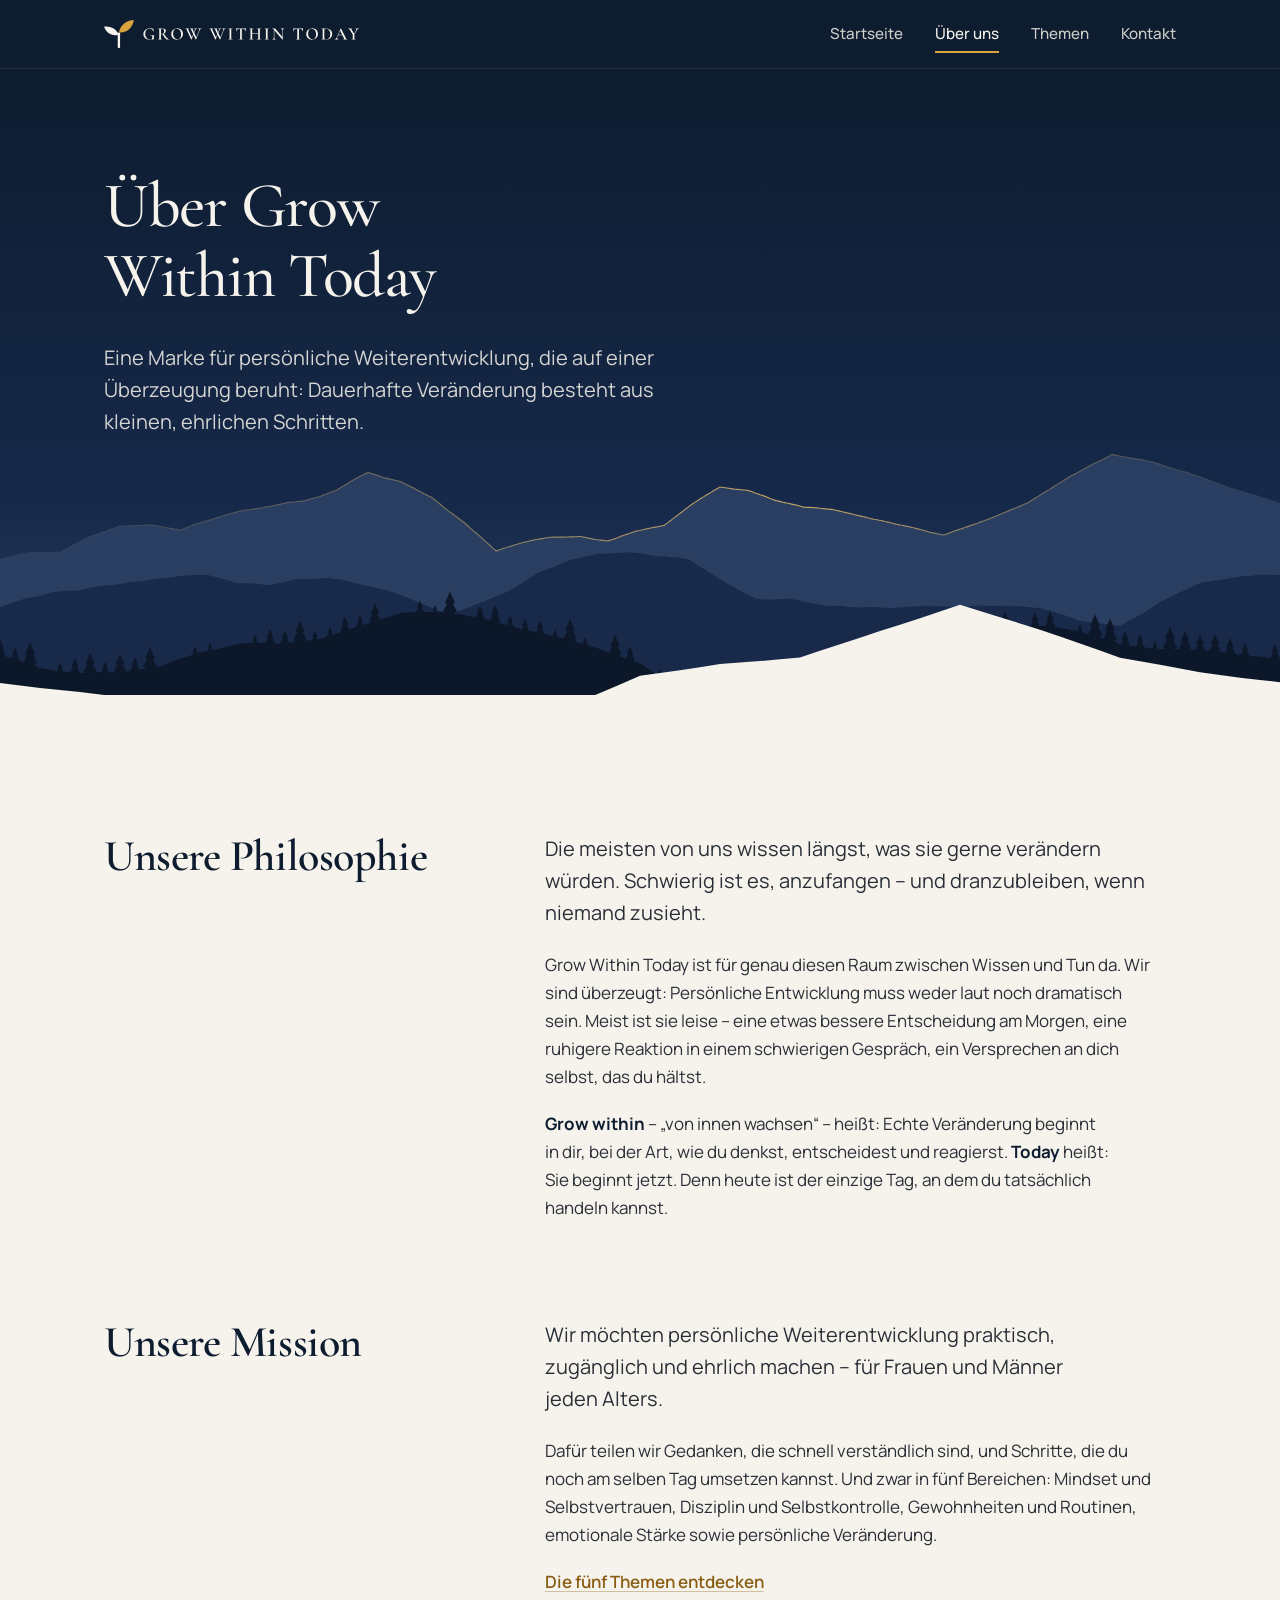
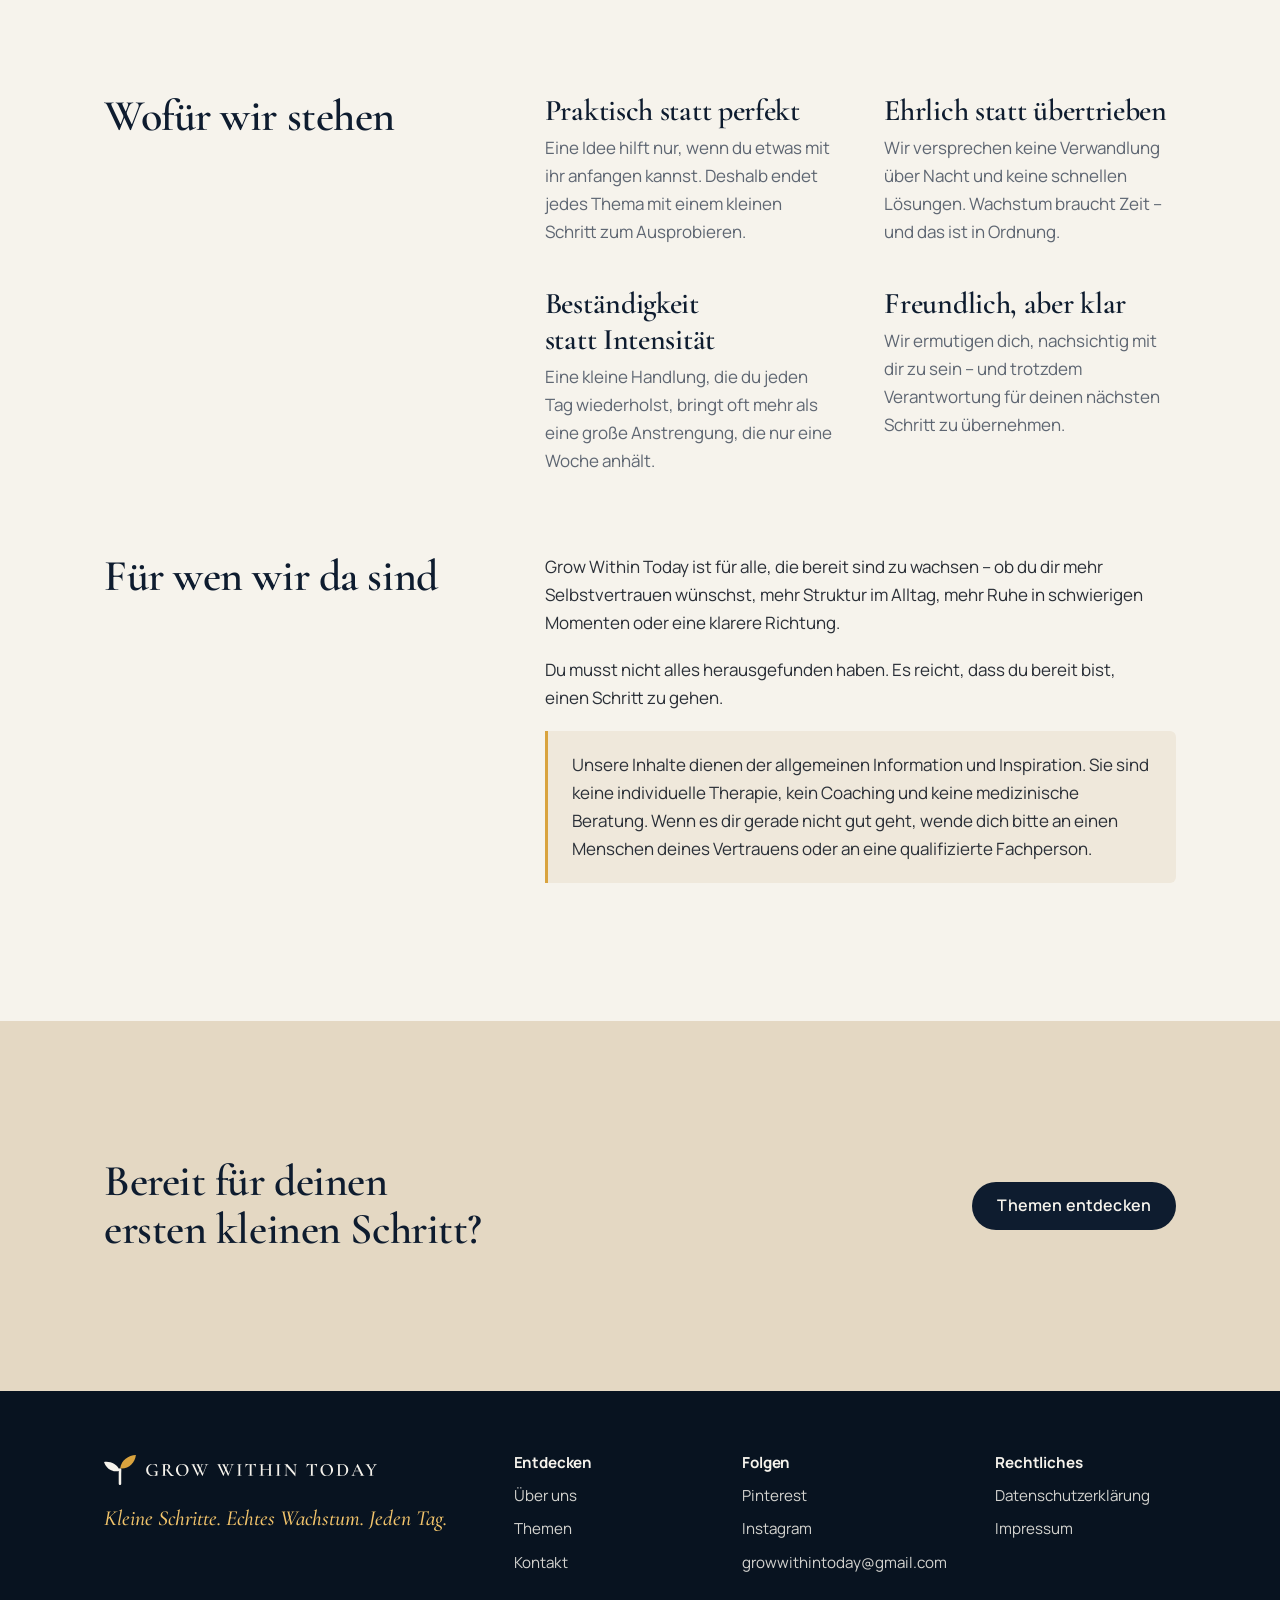
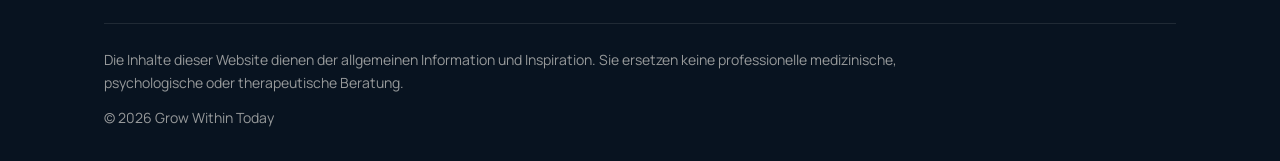
<file: about/index.html>
<!doctype html>
<html lang="de">
<head>
<meta charset="utf-8">
<meta name="viewport" content="width=device-width, initial-scale=1">
<title>Über uns – Grow Within Today</title>
<meta name="description" content="Die Philosophie und Mission hinter Grow Within Today: ehrliche, alltagstaugliche Persönlichkeitsentwicklung mit kleinen Schritten, die du heute gehen kannst.">
<meta name="theme-color" content="#0E1C2F">
<meta property="og:type" content="website">
<meta property="og:locale" content="de_AT">
<meta property="og:site_name" content="Grow Within Today">
<meta property="og:title" content="Über Grow Within Today">
<meta property="og:description" content="Ehrliche, alltagstaugliche Persönlichkeitsentwicklung – mit kleinen Schritten, die du heute gehen kannst.">
<meta name="twitter:card" content="summary_large_image">
<!-- @seo -->
<!-- Canonical and Open Graph URLs are added by tools/build.mjs once "siteUrl" is set in site.config.json -->
<!-- /@seo -->
<link rel="icon" href="../assets/icons/favicon.svg" type="image/svg+xml">
<link rel="icon" href="../assets/icons/favicon-32.png" sizes="32x32" type="image/png">
<link rel="apple-touch-icon" href="../assets/icons/apple-touch-icon.png">
<link rel="preload" href="../assets/fonts/cormorant-garamond-latin-500-normal.woff2" as="font" type="font/woff2" crossorigin>
<link rel="stylesheet" href="../assets/css/style.css">
</head>
<body class="page-about">
<!-- @header -->
<a class="skip-link" href="#main">Zum Inhalt springen</a>
<header class="site-header">
  <div class="container site-header__inner">
    <a class="brand" href="../" aria-label="Grow Within Today – zur Startseite">
      <img class="brand__logo" src="../assets/brand/logo/gwt-kompakt-hell.svg" width="219" height="24" alt="">
    </a>
    <button class="nav-toggle" type="button" aria-expanded="false" aria-controls="site-nav">
      <span class="nav-toggle__bars" aria-hidden="true"><span></span></span>
      <span>Menü</span>
    </button>
    <nav id="site-nav" class="site-nav" aria-label="Hauptnavigation">
      <ul class="site-nav__list">
        <li><a href="../" data-nav="home">Startseite</a></li>
        <li><a href="../about/" data-nav="about" aria-current="page">Über uns</a></li>
        <li><a href="../topics/" data-nav="topics">Themen</a></li>
        <li><a href="../contact/" data-nav="contact">Kontakt</a></li>
      </ul>
    </nav>
  </div>
</header>
<!-- /@header -->

<main id="main">
  <section class="page-hero">
    <div class="container">
      <h1>Über <span lang="en">Grow Within Today</span></h1>
      <p class="lead">Eine Marke für persönliche Weiterentwicklung, die auf einer Überzeugung beruht: Dauerhafte Veränderung besteht aus kleinen, ehrlichen Schritten.</p>
    </div>
  </section>

  <section class="section">
    <div class="container">
      <div class="prose-grid">
        <h2>Unsere Philosophie</h2>
        <div>
          <p class="lead">Die meisten von uns wissen längst, was sie gerne verändern würden. Schwierig ist es, anzufangen – und dranzubleiben, wenn niemand zusieht.</p>
          <p><span lang="en">Grow Within Today</span> ist für genau diesen Raum zwischen Wissen und Tun da. Wir sind überzeugt: Persönliche Entwicklung muss weder laut noch dramatisch sein. Meist ist sie leise – eine etwas bessere Entscheidung am Morgen, eine ruhigere Reaktion in einem schwierigen Gespräch, ein Versprechen an dich selbst, das du hältst.</p>
          <p><strong lang="en">Grow within</strong> – „von innen wachsen“ – heißt: Echte Veränderung beginnt in dir, bei der Art, wie du denkst, entscheidest und reagierst. <strong lang="en">Today</strong> heißt: Sie beginnt jetzt. Denn heute ist der einzige Tag, an dem du tatsächlich handeln kannst.</p>
        </div>
      </div>

      <div class="prose-grid">
        <h2>Unsere Mission</h2>
        <div>
          <p class="lead">Wir möchten persönliche Weiterentwicklung praktisch, zugänglich und ehrlich machen – für Frauen und Männer jeden Alters.</p>
          <p>Dafür teilen wir Gedanken, die schnell verständlich sind, und Schritte, die du noch am selben Tag umsetzen kannst. Und zwar in fünf Bereichen: Mindset und Selbstvertrauen, Disziplin und Selbstkontrolle, Gewohnheiten und Routinen, emotionale Stärke sowie persönliche Veränderung.</p>
          <p><a class="text-link" href="../topics/">Die fünf Themen entdecken</a></p>
        </div>
      </div>

      <div class="prose-grid">
        <h2>Wofür wir stehen</h2>
        <ul class="principles">
          <li><h3>Praktisch statt perfekt</h3><p>Eine Idee hilft nur, wenn du etwas mit ihr anfangen kannst. Deshalb endet jedes Thema mit einem kleinen Schritt zum Ausprobieren.</p></li>
          <li><h3>Ehrlich statt übertrieben</h3><p>Wir versprechen keine Verwandlung über Nacht und keine schnellen Lösungen. Wachstum braucht Zeit – und das ist in Ordnung.</p></li>
          <li><h3>Beständigkeit statt Intensität</h3><p>Eine kleine Handlung, die du jeden Tag wiederholst, bringt oft mehr als eine große Anstrengung, die nur eine Woche anhält.</p></li>
          <li><h3>Freundlich, aber klar</h3><p>Wir ermutigen dich, nachsichtig mit dir zu sein – und trotzdem Verantwortung für deinen nächsten Schritt zu übernehmen.</p></li>
        </ul>
      </div>

      <div class="prose-grid">
        <h2>Für wen wir da sind</h2>
        <div>
          <p><span lang="en">Grow Within Today</span> ist für alle, die bereit sind zu wachsen – ob du dir mehr Selbstvertrauen wünschst, mehr Struktur im Alltag, mehr Ruhe in schwierigen Momenten oder eine klarere Richtung.</p>
          <p>Du musst nicht alles herausgefunden haben. Es reicht, dass du bereit bist, einen Schritt zu gehen.</p>
          <div class="note">
            <p>Unsere Inhalte dienen der allgemeinen Information und Inspiration. Sie sind keine individuelle Therapie, kein Coaching und keine medizinische Beratung. Wenn es dir gerade nicht gut geht, wende dich bitte an einen Menschen deines Vertrauens oder an eine qualifizierte Fachperson.</p>
          </div>
        </div>
      </div>
    </div>
  </section>

  <section class="section cta-band">
    <div class="container cta-band__inner">
      <h2>Bereit für deinen ersten kleinen Schritt?</h2>
      <a class="btn btn--navy" href="../topics/">Themen entdecken</a>
    </div>
  </section>
</main>

<!-- @footer -->
<footer class="site-footer">
  <div class="container">
    <div class="footer__grid">
      <div class="footer__brand">
        <a class="brand" href="../" aria-label="Grow Within Today – zur Startseite">
          <img class="brand__logo brand__logo--footer" src="../assets/brand/logo/gwt-kompakt-hell.svg" width="273" height="30" alt="">
        </a>
        <p class="footer__tagline">Kleine Schritte. Echtes Wachstum. Jeden Tag.</p>
      </div>
      <nav aria-label="Fußzeile">
        <h2 class="footer__title">Entdecken</h2>
        <ul class="footer__list">
          <li><a href="../about/" data-nav="about" aria-current="page">Über uns</a></li>
          <li><a href="../topics/" data-nav="topics">Themen</a></li>
          <li><a href="../contact/" data-nav="contact">Kontakt</a></li>
        </ul>
      </nav>
      <div>
        <h2 class="footer__title">Folgen</h2>
        <ul class="footer__list">
          <li><a href="https://www.pinterest.com/growwithintoday/" rel="noopener" target="_blank">Pinterest<span class="visually-hidden"> (öffnet in neuem Tab)</span></a></li>
          <li><a href="https://www.instagram.com/growwithintoday/" rel="noopener" target="_blank">Instagram<span class="visually-hidden"> (öffnet in neuem Tab)</span></a></li>
          <li><a href="mailto:growwithintoday@gmail.com">growwithintoday@gmail.com</a></li>
        </ul>
      </div>
      <nav aria-label="Rechtliches">
        <h2 class="footer__title">Rechtliches</h2>
        <ul class="footer__list">
          <li><a href="../privacy-policy/" data-nav="privacy">Datenschutzerklärung</a></li>
          <li><a href="../imprint/" data-nav="imprint">Impressum</a></li>
        </ul>
      </nav>
    </div>
    <div class="footer__bottom">
      <p>Die Inhalte dieser Website dienen der allgemeinen Information und Inspiration. Sie ersetzen keine professionelle medizinische, psychologische oder therapeutische Beratung.</p>
      <p>&copy; 2026 <span lang="en">Grow Within Today</span></p>
    </div>
  </div>
</footer>
<script src="../assets/js/main.js" defer></script>
<!-- /@footer -->
</body>
</html>
</file>
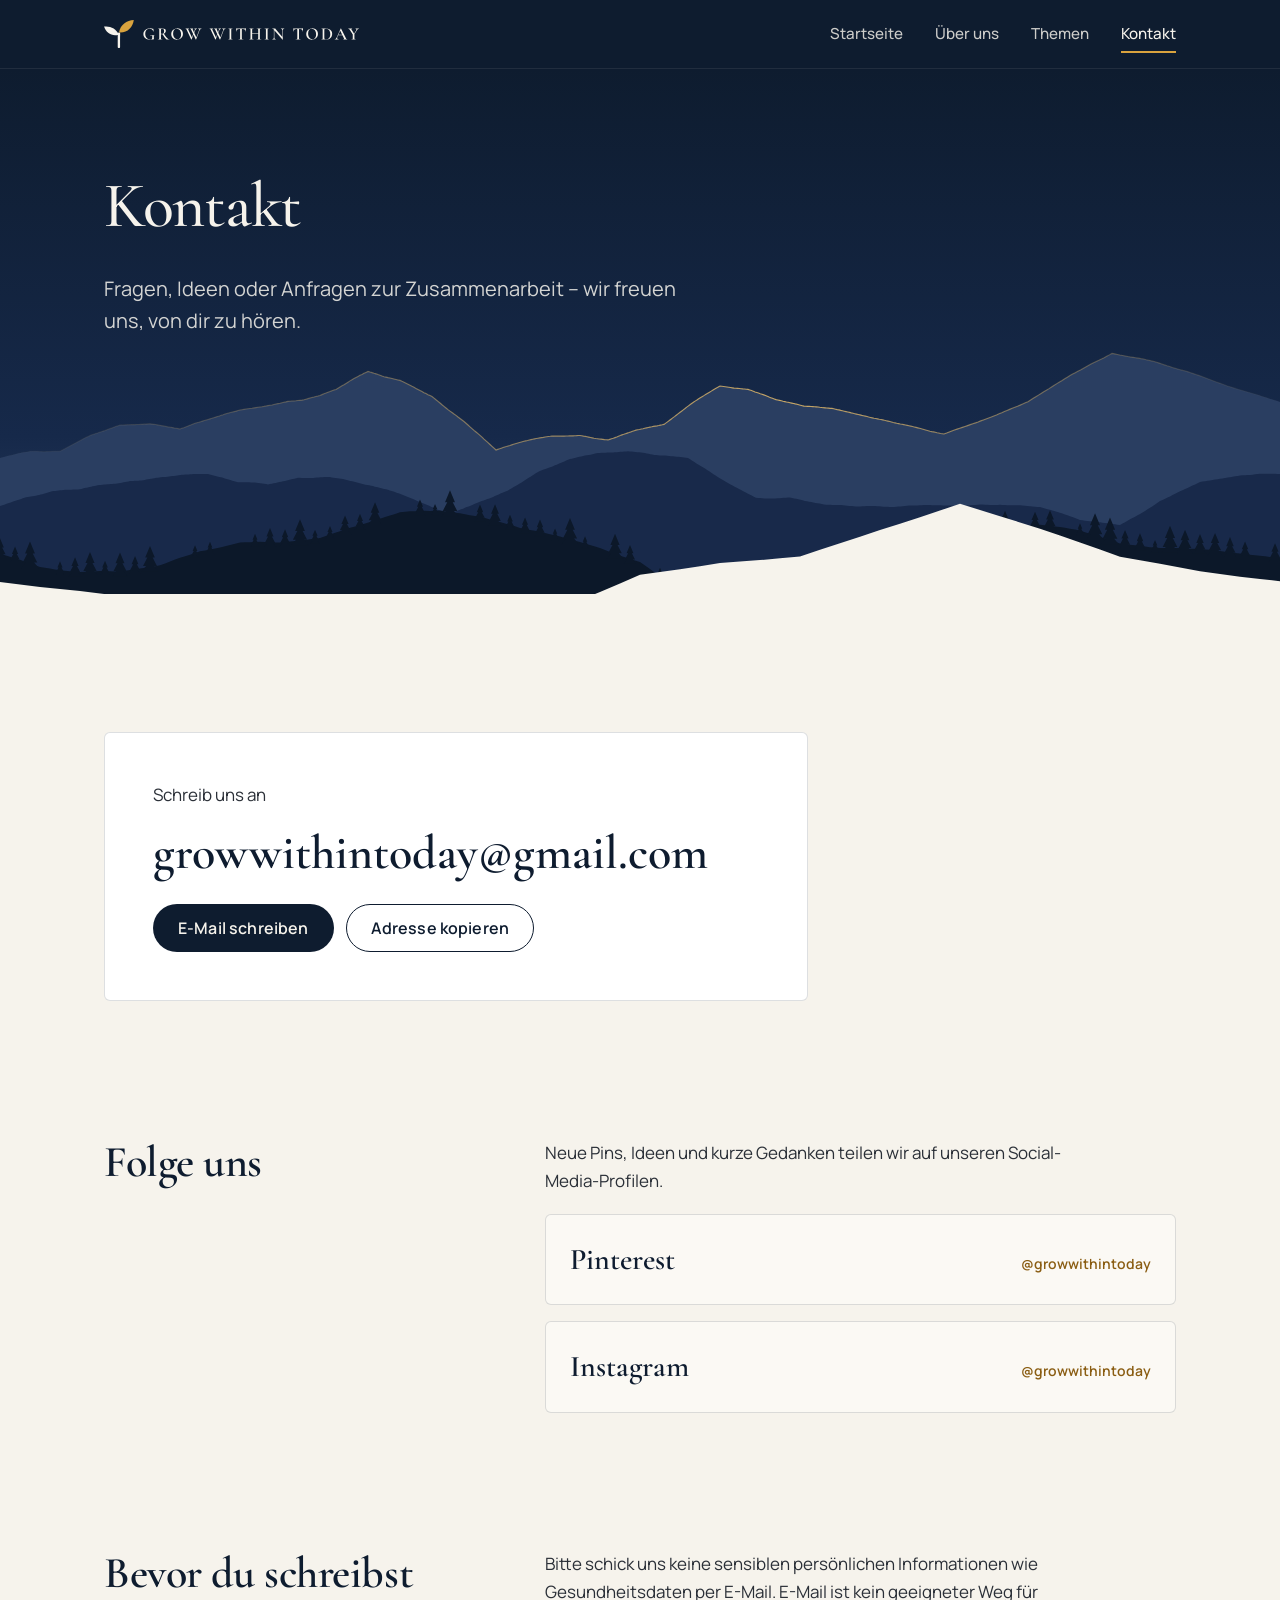
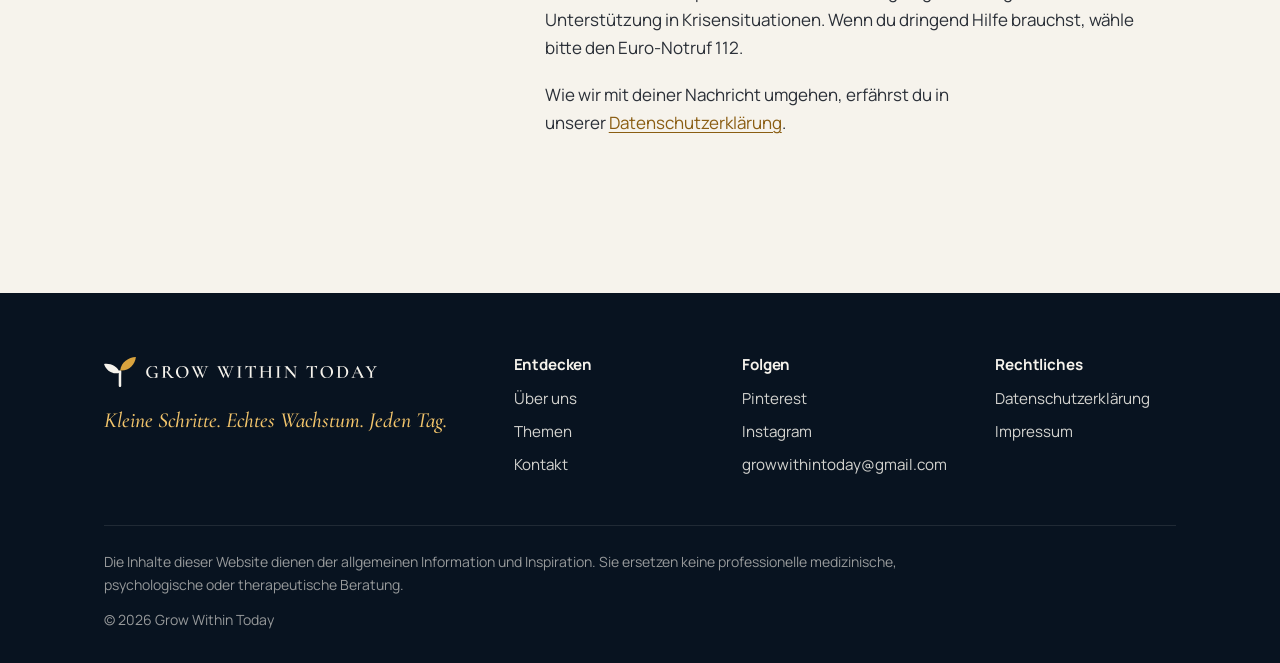
<file: contact/index.html>
<!doctype html>
<html lang="de">
<head>
<meta charset="utf-8">
<meta name="viewport" content="width=device-width, initial-scale=1">
<title>Kontakt – Grow Within Today</title>
<meta name="description" content="Kontakt zu Grow Within Today: per E-Mail an growwithintoday@gmail.com oder über @growwithintoday auf Pinterest und Instagram.">
<meta name="theme-color" content="#0E1C2F">
<meta property="og:type" content="website">
<meta property="og:locale" content="de_AT">
<meta property="og:site_name" content="Grow Within Today">
<meta property="og:title" content="Kontakt – Grow Within Today">
<meta property="og:description" content="Fragen, Ideen oder Anfragen zur Zusammenarbeit: growwithintoday@gmail.com">
<meta name="twitter:card" content="summary_large_image">
<!-- @seo -->
<!-- Canonical and Open Graph URLs are added by tools/build.mjs once "siteUrl" is set in site.config.json -->
<!-- /@seo -->
<link rel="icon" href="../assets/icons/favicon.svg" type="image/svg+xml">
<link rel="icon" href="../assets/icons/favicon-32.png" sizes="32x32" type="image/png">
<link rel="apple-touch-icon" href="../assets/icons/apple-touch-icon.png">
<link rel="preload" href="../assets/fonts/cormorant-garamond-latin-500-normal.woff2" as="font" type="font/woff2" crossorigin>
<link rel="stylesheet" href="../assets/css/style.css">
</head>
<body class="page-contact">
<!-- @header -->
<a class="skip-link" href="#main">Zum Inhalt springen</a>
<header class="site-header">
  <div class="container site-header__inner">
    <a class="brand" href="../" aria-label="Grow Within Today – zur Startseite">
      <img class="brand__logo" src="../assets/brand/logo/gwt-kompakt-hell.svg" width="219" height="24" alt="">
    </a>
    <button class="nav-toggle" type="button" aria-expanded="false" aria-controls="site-nav">
      <span class="nav-toggle__bars" aria-hidden="true"><span></span></span>
      <span>Menü</span>
    </button>
    <nav id="site-nav" class="site-nav" aria-label="Hauptnavigation">
      <ul class="site-nav__list">
        <li><a href="../" data-nav="home">Startseite</a></li>
        <li><a href="../about/" data-nav="about">Über uns</a></li>
        <li><a href="../topics/" data-nav="topics">Themen</a></li>
        <li><a href="../contact/" data-nav="contact" aria-current="page">Kontakt</a></li>
      </ul>
    </nav>
  </div>
</header>
<!-- /@header -->

<main id="main">
  <section class="page-hero">
    <div class="container">
      <h1>Kontakt</h1>
      <p class="lead">Fragen, Ideen oder Anfragen zur Zusammenarbeit – wir freuen uns, von dir zu hören.</p>
    </div>
  </section>

  <section class="section">
    <div class="container">
      <div class="contact-card">
        <h2 class="visually-hidden">E-Mail</h2>
        <p>Schreib uns an</p>
        <a class="contact-card__email" href="mailto:growwithintoday@gmail.com">growwithintoday@gmail.com</a>
        <div class="contact-card__actions">
          <a class="btn btn--navy" href="mailto:growwithintoday@gmail.com">E-Mail schreiben</a>
          <button class="btn btn--outline" type="button" data-copy="growwithintoday@gmail.com" hidden>Adresse kopieren</button>
          <span id="copy-status" class="copy-status" role="status" aria-live="polite"></span>
        </div>
      </div>

      <div class="prose-grid" style="margin-top: var(--section)">
        <h2>Folge uns</h2>
        <div>
          <p>Neue Pins, Ideen und kurze Gedanken teilen wir auf unseren Social-Media-Profilen.</p>
          <ul class="social-list">
            <li><a class="social-link" href="https://www.pinterest.com/growwithintoday/" rel="noopener" target="_blank">
              <span class="social-link__name">Pinterest</span><span class="social-link__handle">@growwithintoday<span class="visually-hidden"> (öffnet in neuem Tab)</span></span></a></li>
            <li><a class="social-link" href="https://www.instagram.com/growwithintoday/" rel="noopener" target="_blank">
              <span class="social-link__name">Instagram</span><span class="social-link__handle">@growwithintoday<span class="visually-hidden"> (öffnet in neuem Tab)</span></span></a></li>
          </ul>
        </div>
      </div>

      <div class="prose-grid">
        <h2>Bevor du schreibst</h2>
        <div>
          <p>Bitte schick uns keine sensiblen persönlichen Informationen wie Gesundheitsdaten per E-Mail. E-Mail ist kein geeigneter Weg für Unterstützung in Krisensituationen. Wenn du dringend Hilfe brauchst, wähle bitte den Euro-Notruf 112.</p>
          <p>Wie wir mit deiner Nachricht umgehen, erfährst du in unserer <a href="../privacy-policy/">Datenschutzerklärung</a>.</p>
        </div>
      </div>
    </div>
  </section>
</main>

<!-- @footer -->
<footer class="site-footer">
  <div class="container">
    <div class="footer__grid">
      <div class="footer__brand">
        <a class="brand" href="../" aria-label="Grow Within Today – zur Startseite">
          <img class="brand__logo brand__logo--footer" src="../assets/brand/logo/gwt-kompakt-hell.svg" width="273" height="30" alt="">
        </a>
        <p class="footer__tagline">Kleine Schritte. Echtes Wachstum. Jeden Tag.</p>
      </div>
      <nav aria-label="Fußzeile">
        <h2 class="footer__title">Entdecken</h2>
        <ul class="footer__list">
          <li><a href="../about/" data-nav="about">Über uns</a></li>
          <li><a href="../topics/" data-nav="topics">Themen</a></li>
          <li><a href="../contact/" data-nav="contact" aria-current="page">Kontakt</a></li>
        </ul>
      </nav>
      <div>
        <h2 class="footer__title">Folgen</h2>
        <ul class="footer__list">
          <li><a href="https://www.pinterest.com/growwithintoday/" rel="noopener" target="_blank">Pinterest<span class="visually-hidden"> (öffnet in neuem Tab)</span></a></li>
          <li><a href="https://www.instagram.com/growwithintoday/" rel="noopener" target="_blank">Instagram<span class="visually-hidden"> (öffnet in neuem Tab)</span></a></li>
          <li><a href="mailto:growwithintoday@gmail.com">growwithintoday@gmail.com</a></li>
        </ul>
      </div>
      <nav aria-label="Rechtliches">
        <h2 class="footer__title">Rechtliches</h2>
        <ul class="footer__list">
          <li><a href="../privacy-policy/" data-nav="privacy">Datenschutzerklärung</a></li>
          <li><a href="../imprint/" data-nav="imprint">Impressum</a></li>
        </ul>
      </nav>
    </div>
    <div class="footer__bottom">
      <p>Die Inhalte dieser Website dienen der allgemeinen Information und Inspiration. Sie ersetzen keine professionelle medizinische, psychologische oder therapeutische Beratung.</p>
      <p>&copy; 2026 <span lang="en">Grow Within Today</span></p>
    </div>
  </div>
</footer>
<script src="../assets/js/main.js" defer></script>
<!-- /@footer -->
</body>
</html>
</file>
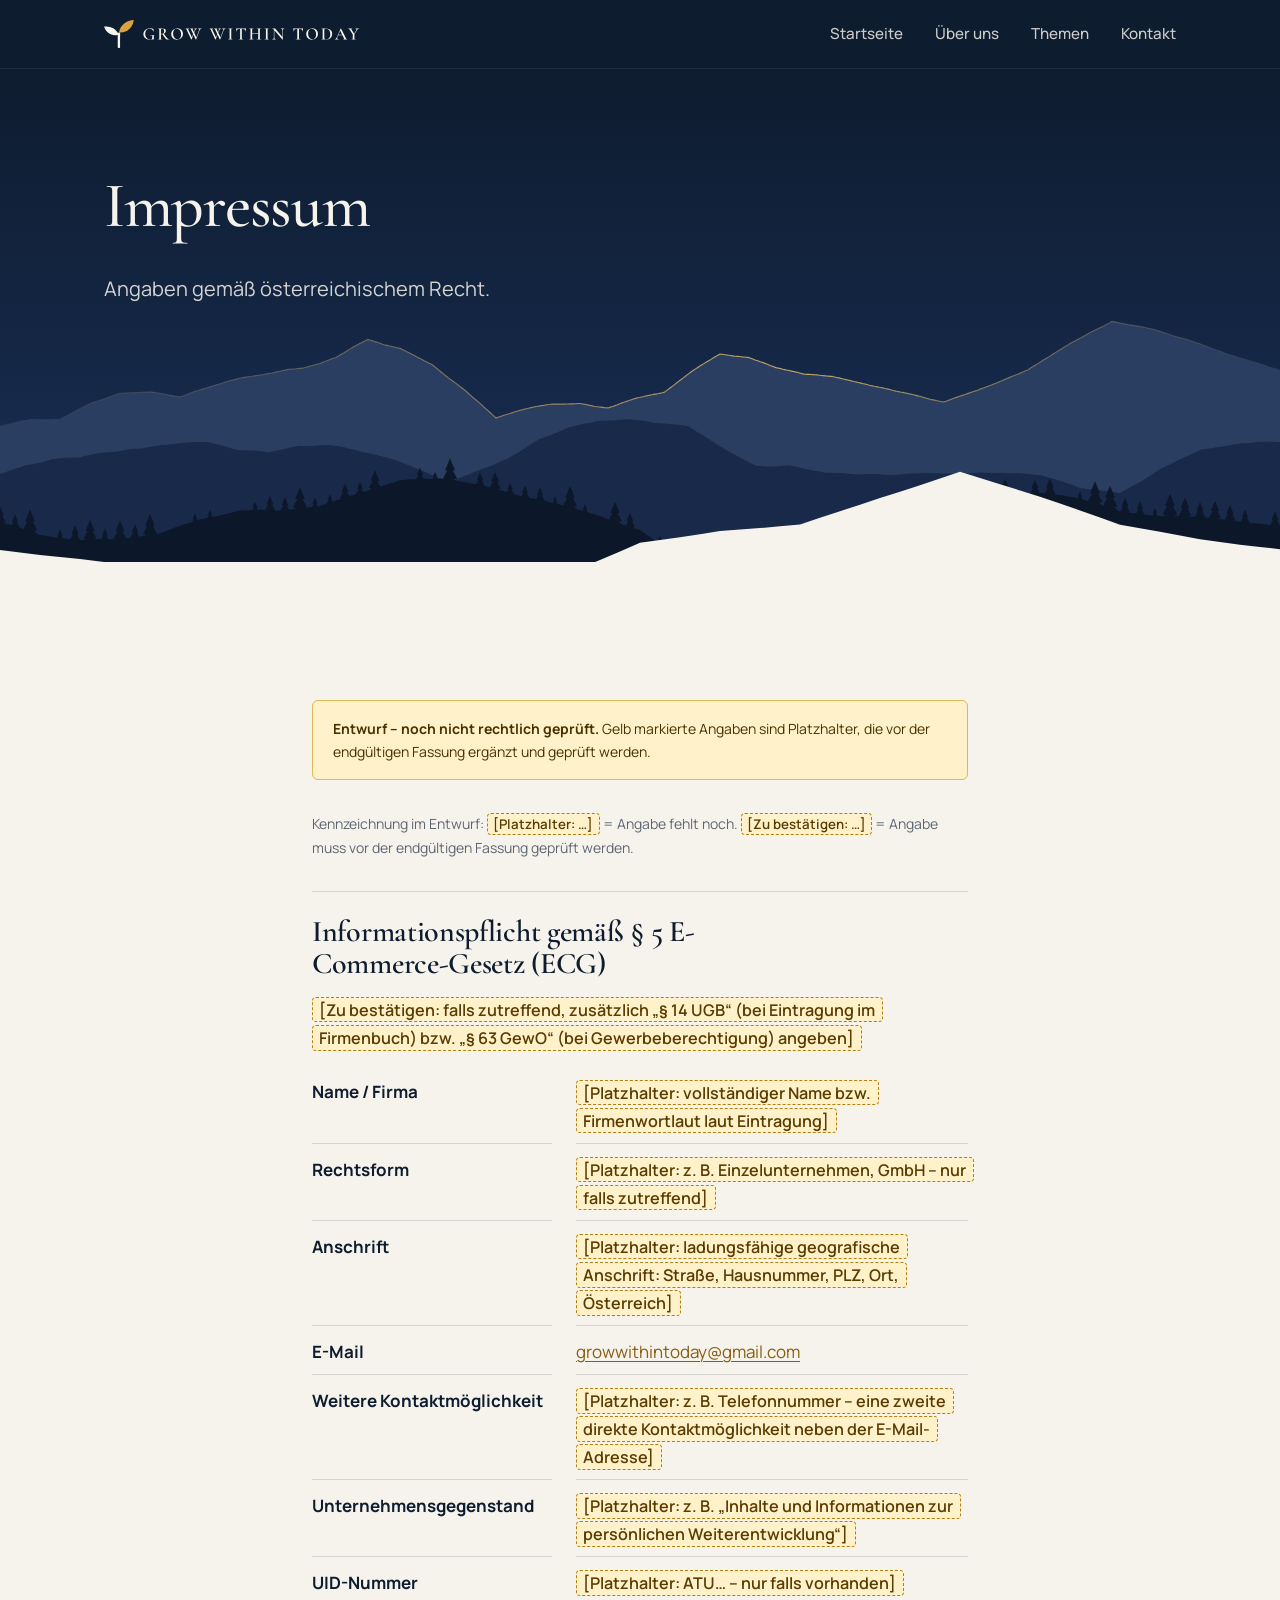
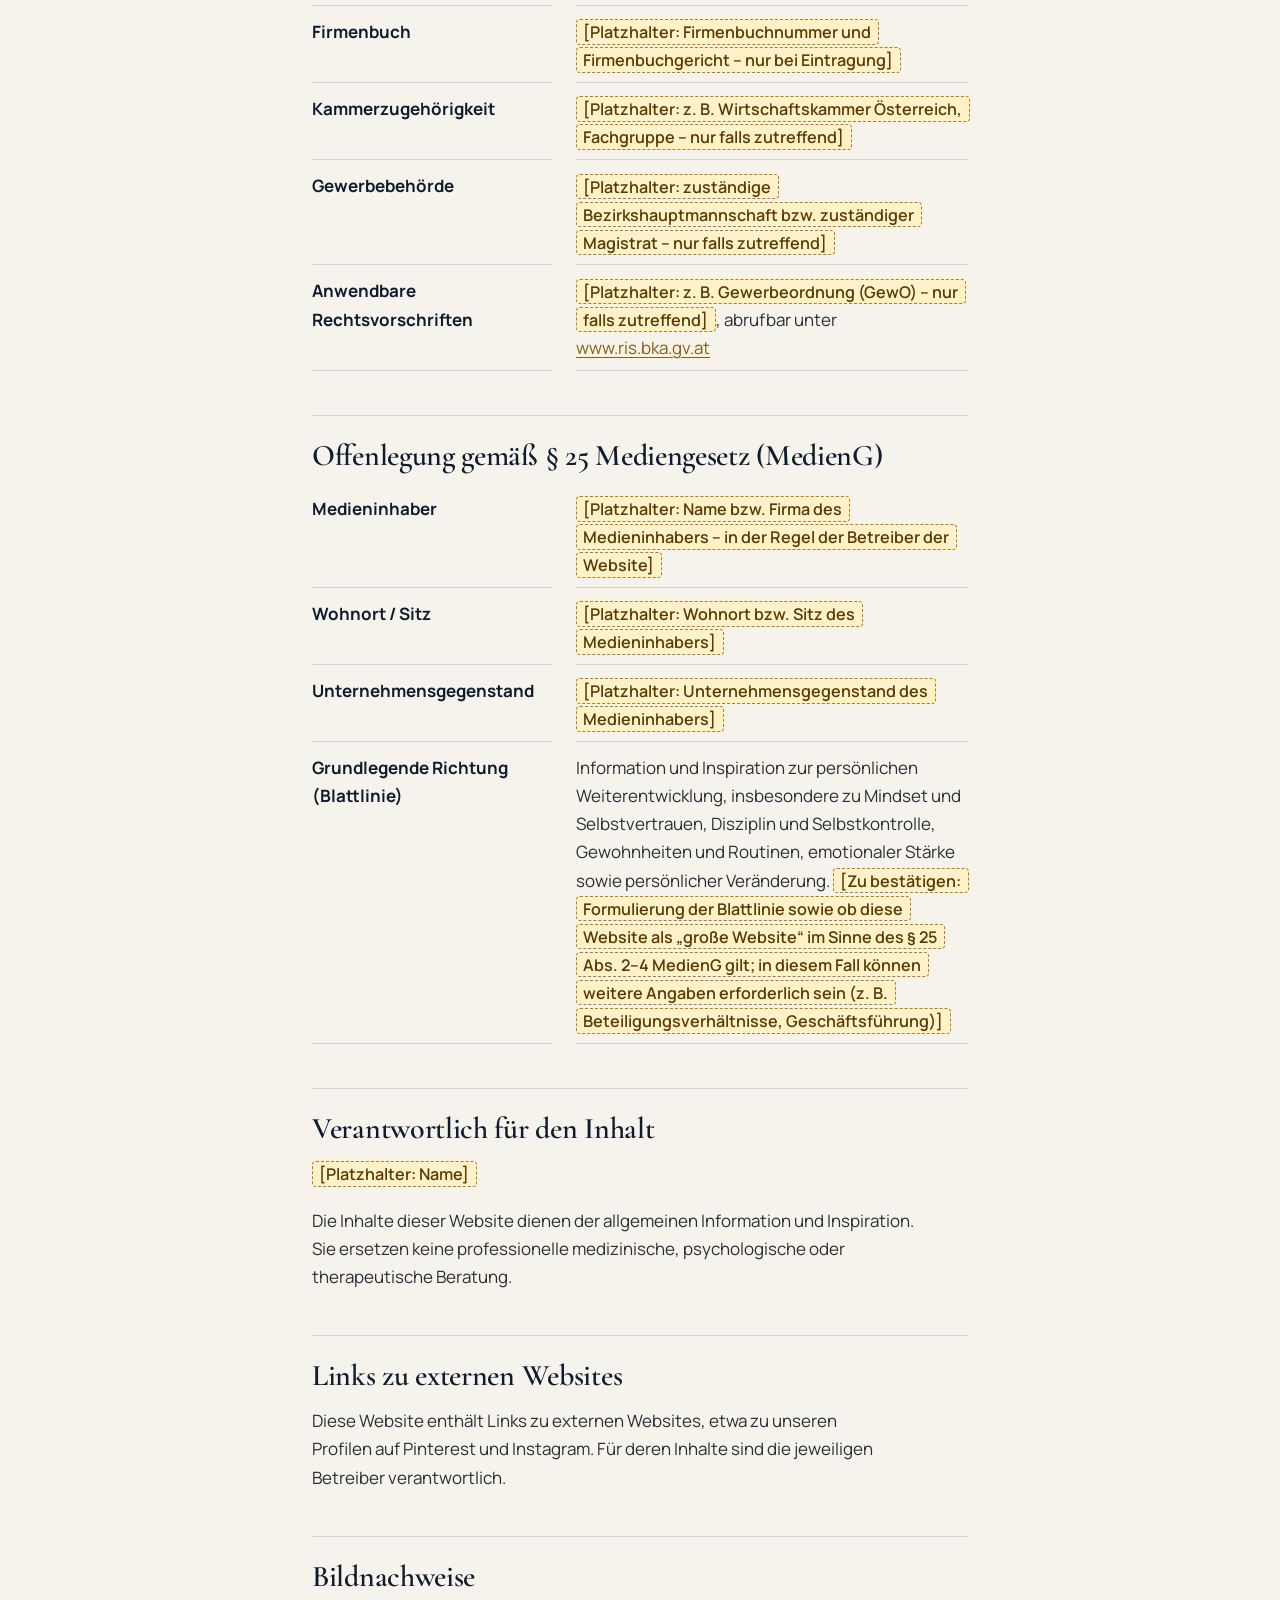
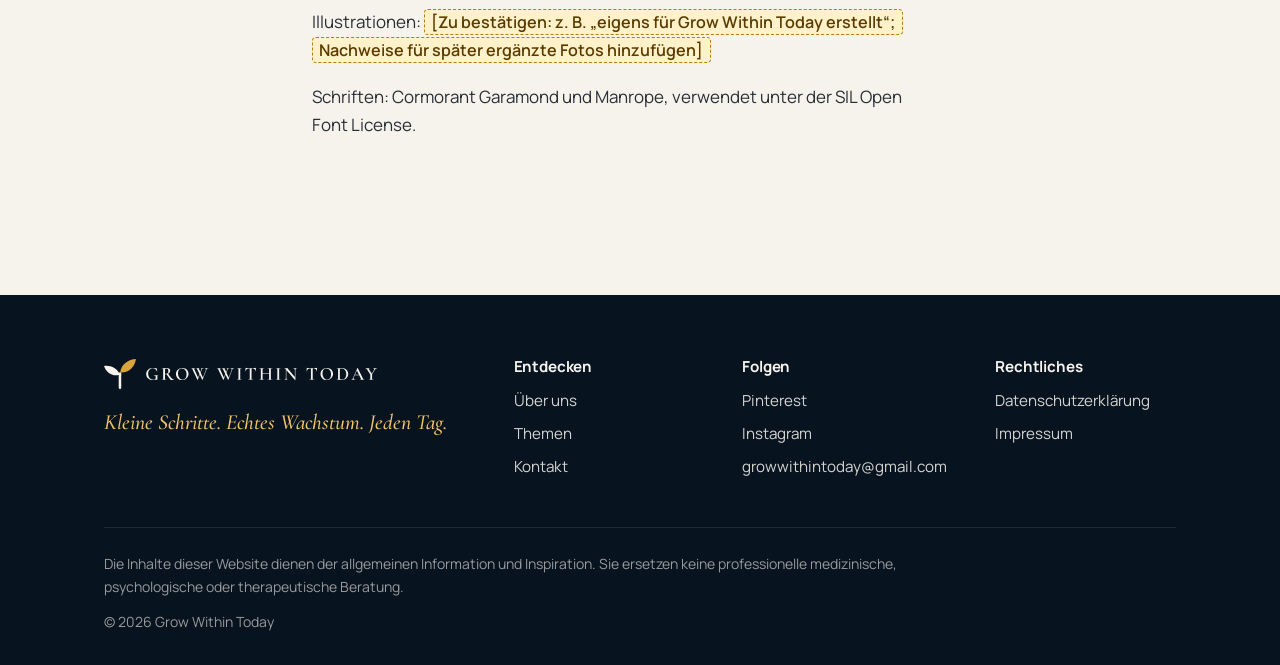
<file: imprint/index.html>
<!doctype html>
<html lang="de">
<head>
<meta charset="utf-8">
<meta name="viewport" content="width=device-width, initial-scale=1">
<title>Impressum – Grow Within Today</title>
<meta name="description" content="Impressum und Offenlegung von Grow Within Today gemäß österreichischem Recht (§ 5 ECG, § 25 MedienG).">
<meta name="theme-color" content="#0E1C2F">
<meta property="og:type" content="website">
<meta property="og:locale" content="de_AT">
<meta property="og:site_name" content="Grow Within Today">
<meta property="og:title" content="Impressum – Grow Within Today">
<meta property="og:description" content="Impressum und Offenlegung von Grow Within Today.">
<!-- @seo -->
<!-- Canonical and Open Graph URLs are added by tools/build.mjs once "siteUrl" is set in site.config.json -->
<!-- /@seo -->
<link rel="icon" href="../assets/icons/favicon.svg" type="image/svg+xml">
<link rel="icon" href="../assets/icons/favicon-32.png" sizes="32x32" type="image/png">
<link rel="apple-touch-icon" href="../assets/icons/apple-touch-icon.png">
<link rel="stylesheet" href="../assets/css/style.css">
</head>
<body class="page-legal">
<!-- @header -->
<a class="skip-link" href="#main">Zum Inhalt springen</a>
<header class="site-header">
  <div class="container site-header__inner">
    <a class="brand" href="../" aria-label="Grow Within Today – zur Startseite">
      <img class="brand__logo" src="../assets/brand/logo/gwt-kompakt-hell.svg" width="219" height="24" alt="">
    </a>
    <button class="nav-toggle" type="button" aria-expanded="false" aria-controls="site-nav">
      <span class="nav-toggle__bars" aria-hidden="true"><span></span></span>
      <span>Menü</span>
    </button>
    <nav id="site-nav" class="site-nav" aria-label="Hauptnavigation">
      <ul class="site-nav__list">
        <li><a href="../" data-nav="home">Startseite</a></li>
        <li><a href="../about/" data-nav="about">Über uns</a></li>
        <li><a href="../topics/" data-nav="topics">Themen</a></li>
        <li><a href="../contact/" data-nav="contact">Kontakt</a></li>
      </ul>
    </nav>
  </div>
</header>
<!-- /@header -->

<main id="main">
  <section class="page-hero">
    <div class="container">
      <h1>Impressum</h1>
      <p class="lead">Angaben gemäß österreichischem Recht.</p>
    </div>
  </section>

  <section class="section">
    <div class="container legal">
      <!--
        HINWEIS FÜR DIE BEARBEITUNG (vor der endgültigen Fassung entfernen):
        ENTWURF eines österreichischen Impressums. Welche Angaben verpflichtend sind, hängt von
        Rechtsform und Tätigkeit ab (z. B. Eintragung im Firmenbuch, Gewerbeberechtigung,
        UID-Nummer). Alle zutreffenden Platzhalter ausfüllen, NICHT zutreffende Zeilen LÖSCHEN
        und das Ergebnis prüfen lassen (z. B. Impressum-Service der WKO oder Rechtsberatung).
        Siehe LEGAL-TODO.md.

        Hinweis: Die EU-Plattform zur Online-Streitbeilegung (OS-Plattform) wurde am 20. Juli 2025
        eingestellt (Verordnung (EU) 2024/3228). Der frühere OS-Link ist daher bewusst NICHT enthalten.
      -->
      <div class="draft-banner" role="note">
        <p><strong>Entwurf – noch nicht rechtlich geprüft.</strong> Gelb markierte Angaben sind Platzhalter, die vor der endgültigen Fassung ergänzt und geprüft werden.</p>
      </div>
      <p class="updated">Kennzeichnung im Entwurf: <span class="ph">[Platzhalter: …]</span> = Angabe fehlt noch. <span class="ph">[Zu bestätigen: …]</span> = Angabe muss vor der endgültigen Fassung geprüft werden.</p>

      <h2 id="ecg">Informationspflicht gemäß § 5 E-Commerce-Gesetz (ECG)</h2>
      <p><span class="ph">[Zu bestätigen: falls zutreffend, zusätzlich „§ 14 UGB“ (bei Eintragung im Firmenbuch) bzw. „§ 63 GewO“ (bei Gewerbeberechtigung) angeben]</span></p>
      <dl>
        <dt>Name / Firma</dt><dd><span class="ph">[Platzhalter: vollständiger Name bzw. Firmenwortlaut laut Eintragung]</span></dd>
        <dt>Rechtsform</dt><dd><span class="ph">[Platzhalter: z. B. Einzelunternehmen, GmbH – nur falls zutreffend]</span></dd>
        <dt>Anschrift</dt><dd><span class="ph">[Platzhalter: ladungsfähige geografische Anschrift: Straße, Hausnummer, PLZ, Ort, Österreich]</span></dd>
        <dt>E-Mail</dt><dd><a href="mailto:growwithintoday@gmail.com">growwithintoday@gmail.com</a></dd>
        <dt>Weitere Kontaktmöglichkeit</dt><dd><span class="ph">[Platzhalter: z. B. Telefonnummer – eine zweite direkte Kontaktmöglichkeit neben der E-Mail-Adresse]</span></dd>
        <dt>Unternehmensgegenstand</dt><dd><span class="ph">[Platzhalter: z. B. „Inhalte und Informationen zur persönlichen Weiterentwicklung“]</span></dd>
        <dt>UID-Nummer</dt><dd><span class="ph">[Platzhalter: ATU… – nur falls vorhanden]</span></dd>
        <dt>Firmenbuch</dt><dd><span class="ph">[Platzhalter: Firmenbuchnummer und Firmenbuchgericht – nur bei Eintragung]</span></dd>
        <dt>Kammerzugehörigkeit</dt><dd><span class="ph">[Platzhalter: z. B. Wirtschaftskammer Österreich, Fachgruppe – nur falls zutreffend]</span></dd>
        <dt>Gewerbebehörde</dt><dd><span class="ph">[Platzhalter: zuständige Bezirkshauptmannschaft bzw. zuständiger Magistrat – nur falls zutreffend]</span></dd>
        <dt>Anwendbare Rechtsvorschriften</dt><dd><span class="ph">[Platzhalter: z. B. Gewerbeordnung (GewO) – nur falls zutreffend]</span>, abrufbar unter <a href="https://www.ris.bka.gv.at/" rel="noopener">www.ris.bka.gv.at</a></dd>
      </dl>

      <h2 id="medieng">Offenlegung gemäß § 25 Mediengesetz (MedienG)</h2>
      <dl>
        <dt>Medieninhaber</dt><dd><span class="ph">[Platzhalter: Name bzw. Firma des Medieninhabers – in der Regel der Betreiber der Website]</span></dd>
        <dt>Wohnort / Sitz</dt><dd><span class="ph">[Platzhalter: Wohnort bzw. Sitz des Medieninhabers]</span></dd>
        <dt>Unternehmensgegenstand</dt><dd><span class="ph">[Platzhalter: Unternehmensgegenstand des Medieninhabers]</span></dd>
        <dt>Grundlegende Richtung (Blattlinie)</dt><dd>Information und Inspiration zur persönlichen Weiterentwicklung, insbesondere zu Mindset und Selbstvertrauen, Disziplin und Selbstkontrolle, Gewohnheiten und Routinen, emotionaler Stärke sowie persönlicher Veränderung. <span class="ph">[Zu bestätigen: Formulierung der Blattlinie sowie ob diese Website als „große Website“ im Sinne des § 25 Abs. 2–4 MedienG gilt; in diesem Fall können weitere Angaben erforderlich sein (z. B. Beteiligungsverhältnisse, Geschäftsführung)]</span></dd>
      </dl>

      <h2 id="content">Verantwortlich für den Inhalt</h2>
      <p><span class="ph">[Platzhalter: Name]</span></p>
      <p>Die Inhalte dieser Website dienen der allgemeinen Information und Inspiration. Sie ersetzen keine professionelle medizinische, psychologische oder therapeutische Beratung.</p>

      <h2 id="links">Links zu externen Websites</h2>
      <p>Diese Website enthält Links zu externen Websites, etwa zu unseren Profilen auf Pinterest und Instagram. Für deren Inhalte sind die jeweiligen Betreiber verantwortlich.</p>

      <h2 id="credits">Bildnachweise</h2>
      <p>Illustrationen: <span class="ph">[Zu bestätigen: z. B. „eigens für Grow Within Today erstellt“; Nachweise für später ergänzte Fotos hinzufügen]</span></p>
      <p>Schriften: Cormorant Garamond und Manrope, verwendet unter der SIL Open Font License.</p>
    </div>
  </section>
</main>

<!-- @footer -->
<footer class="site-footer">
  <div class="container">
    <div class="footer__grid">
      <div class="footer__brand">
        <a class="brand" href="../" aria-label="Grow Within Today – zur Startseite">
          <img class="brand__logo brand__logo--footer" src="../assets/brand/logo/gwt-kompakt-hell.svg" width="273" height="30" alt="">
        </a>
        <p class="footer__tagline">Kleine Schritte. Echtes Wachstum. Jeden Tag.</p>
      </div>
      <nav aria-label="Fußzeile">
        <h2 class="footer__title">Entdecken</h2>
        <ul class="footer__list">
          <li><a href="../about/" data-nav="about">Über uns</a></li>
          <li><a href="../topics/" data-nav="topics">Themen</a></li>
          <li><a href="../contact/" data-nav="contact">Kontakt</a></li>
        </ul>
      </nav>
      <div>
        <h2 class="footer__title">Folgen</h2>
        <ul class="footer__list">
          <li><a href="https://www.pinterest.com/growwithintoday/" rel="noopener" target="_blank">Pinterest<span class="visually-hidden"> (öffnet in neuem Tab)</span></a></li>
          <li><a href="https://www.instagram.com/growwithintoday/" rel="noopener" target="_blank">Instagram<span class="visually-hidden"> (öffnet in neuem Tab)</span></a></li>
          <li><a href="mailto:growwithintoday@gmail.com">growwithintoday@gmail.com</a></li>
        </ul>
      </div>
      <nav aria-label="Rechtliches">
        <h2 class="footer__title">Rechtliches</h2>
        <ul class="footer__list">
          <li><a href="../privacy-policy/" data-nav="privacy">Datenschutzerklärung</a></li>
          <li><a href="../imprint/" data-nav="imprint" aria-current="page">Impressum</a></li>
        </ul>
      </nav>
    </div>
    <div class="footer__bottom">
      <p>Die Inhalte dieser Website dienen der allgemeinen Information und Inspiration. Sie ersetzen keine professionelle medizinische, psychologische oder therapeutische Beratung.</p>
      <p>&copy; 2026 <span lang="en">Grow Within Today</span></p>
    </div>
  </div>
</footer>
<script src="../assets/js/main.js" defer></script>
<!-- /@footer -->
</body>
</html>
</file>
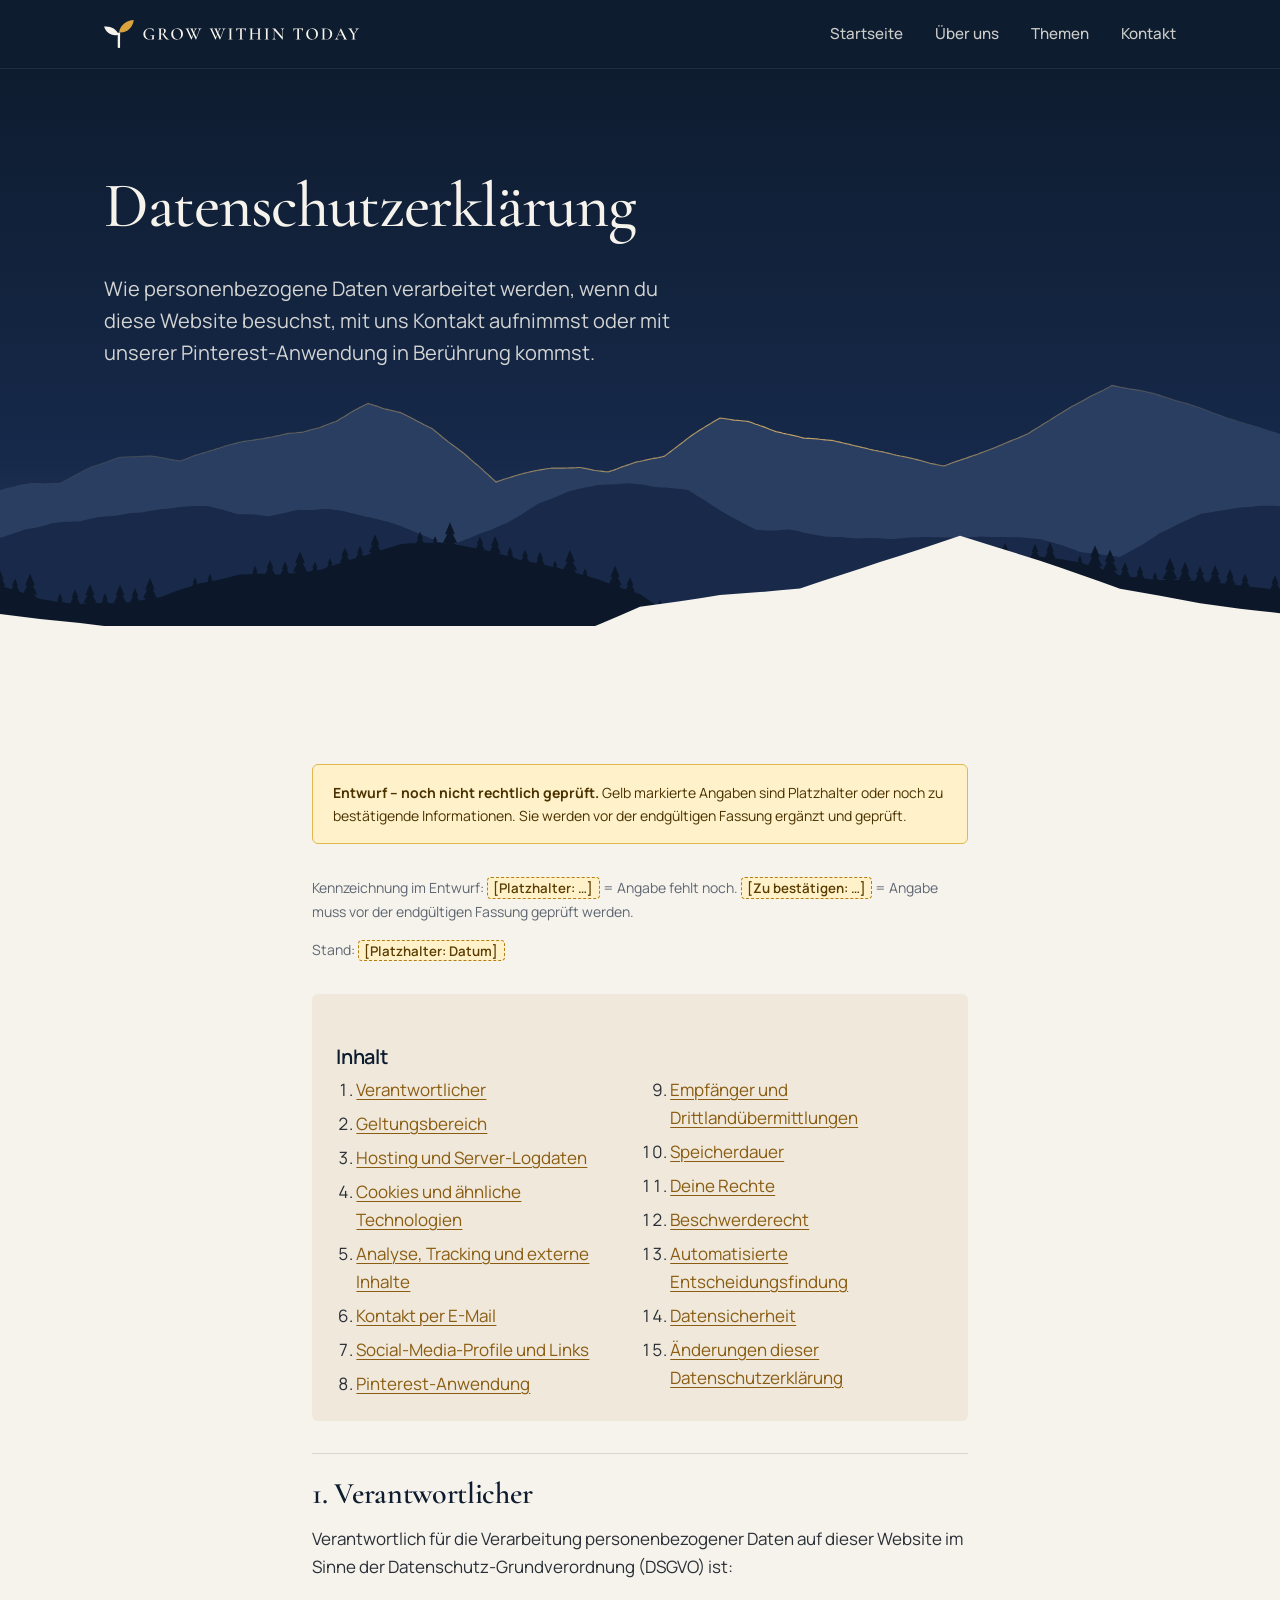
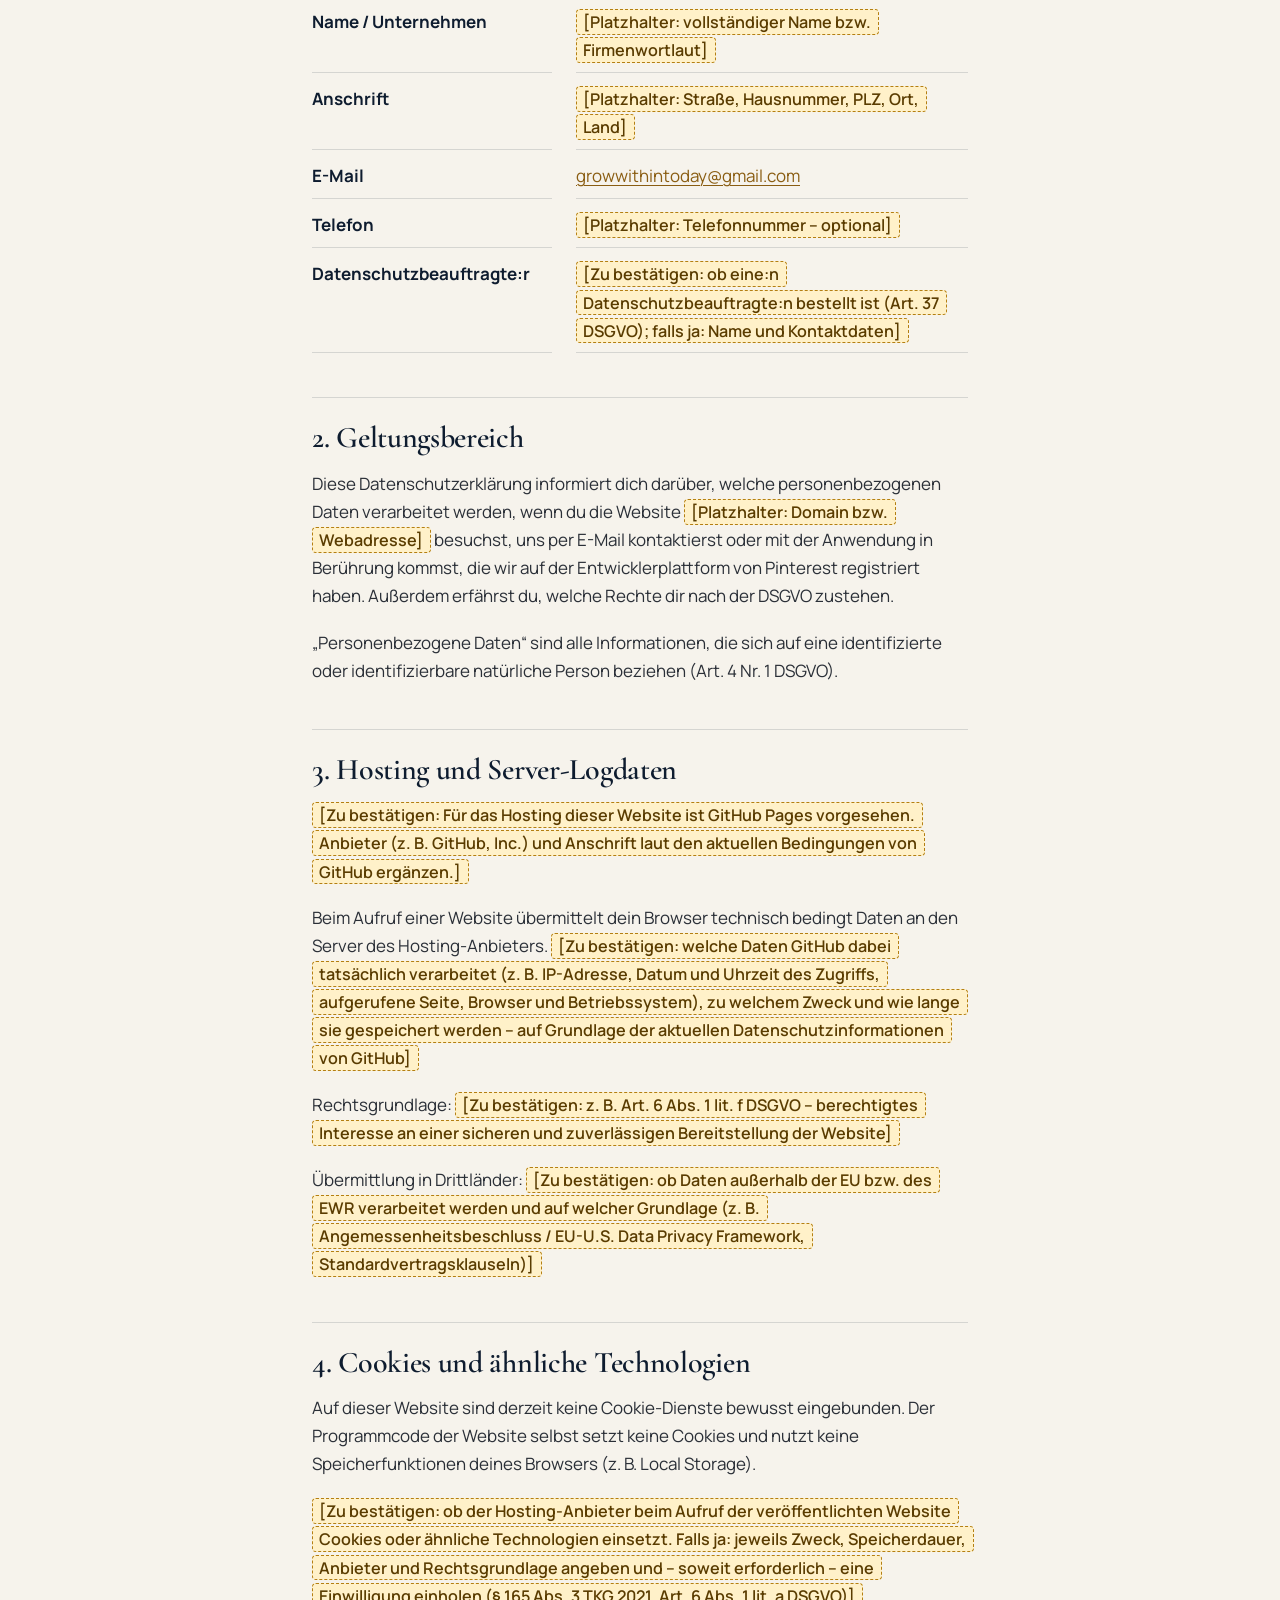
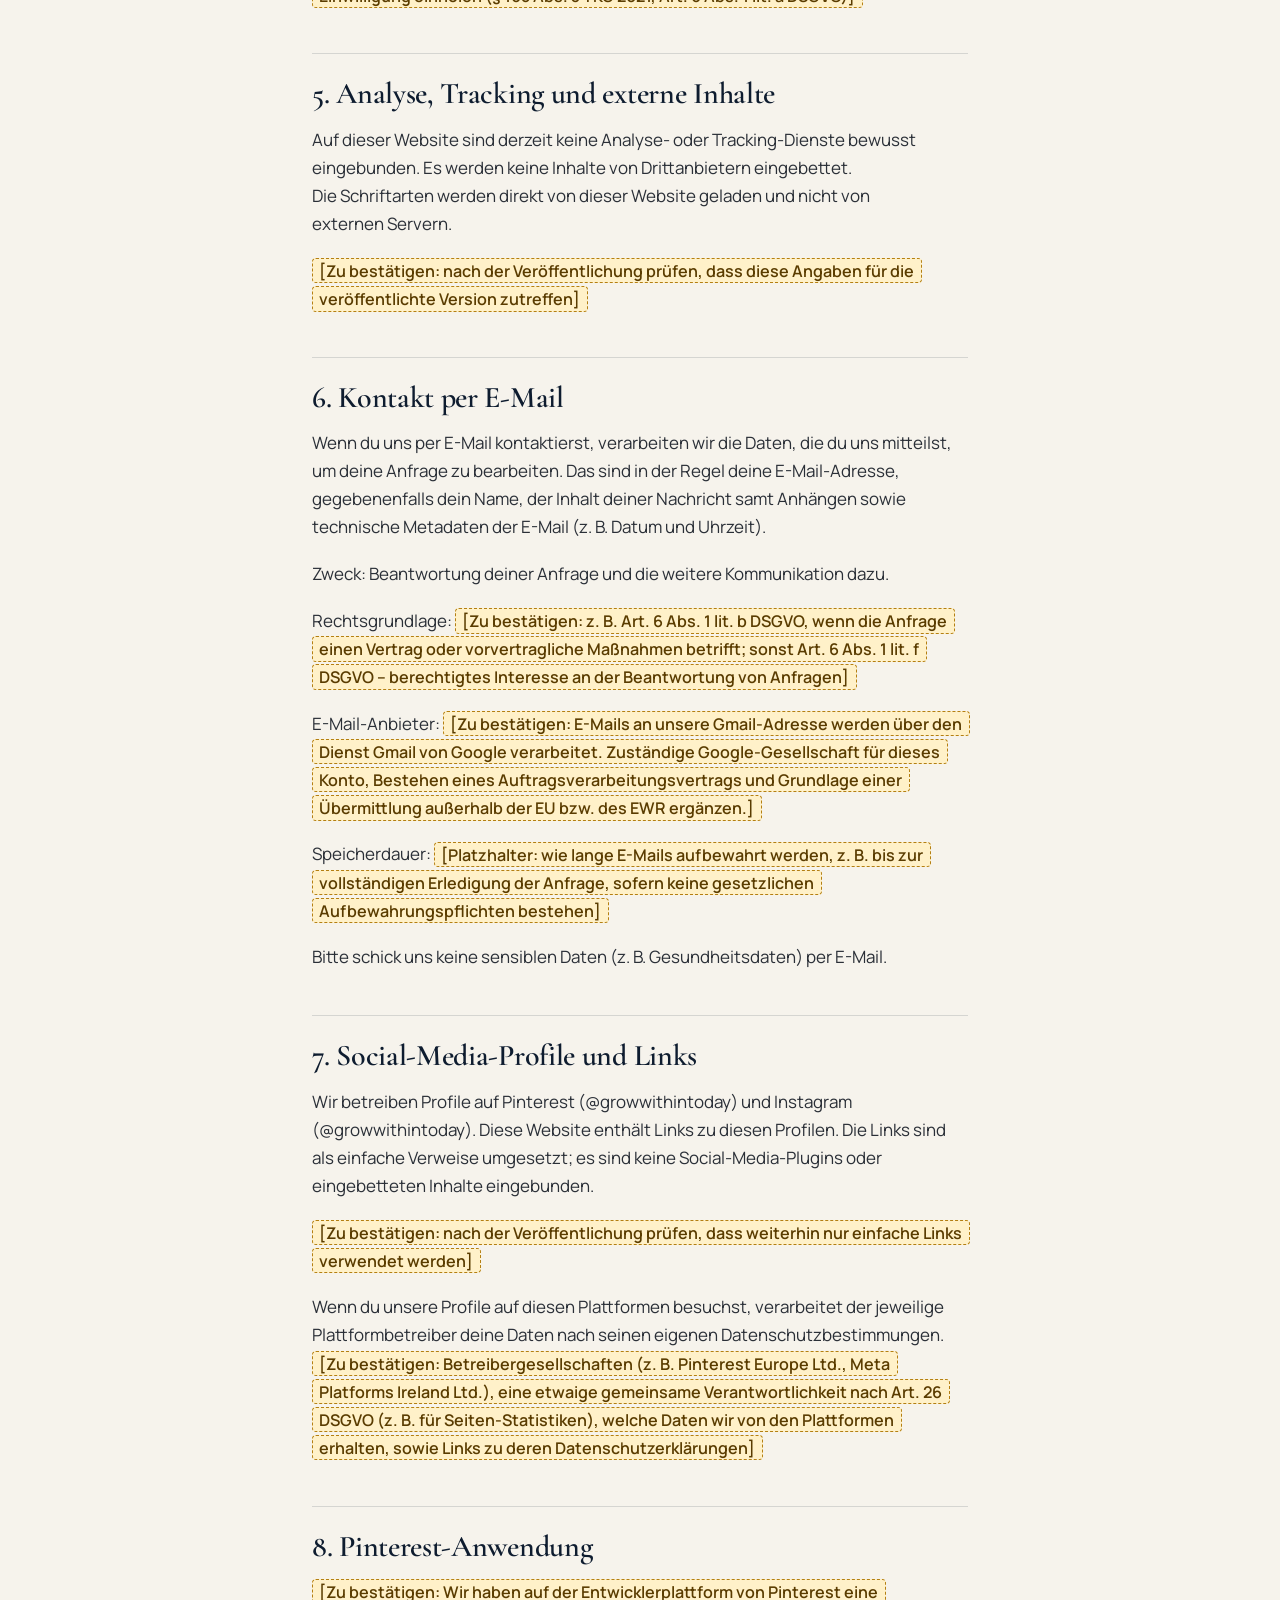
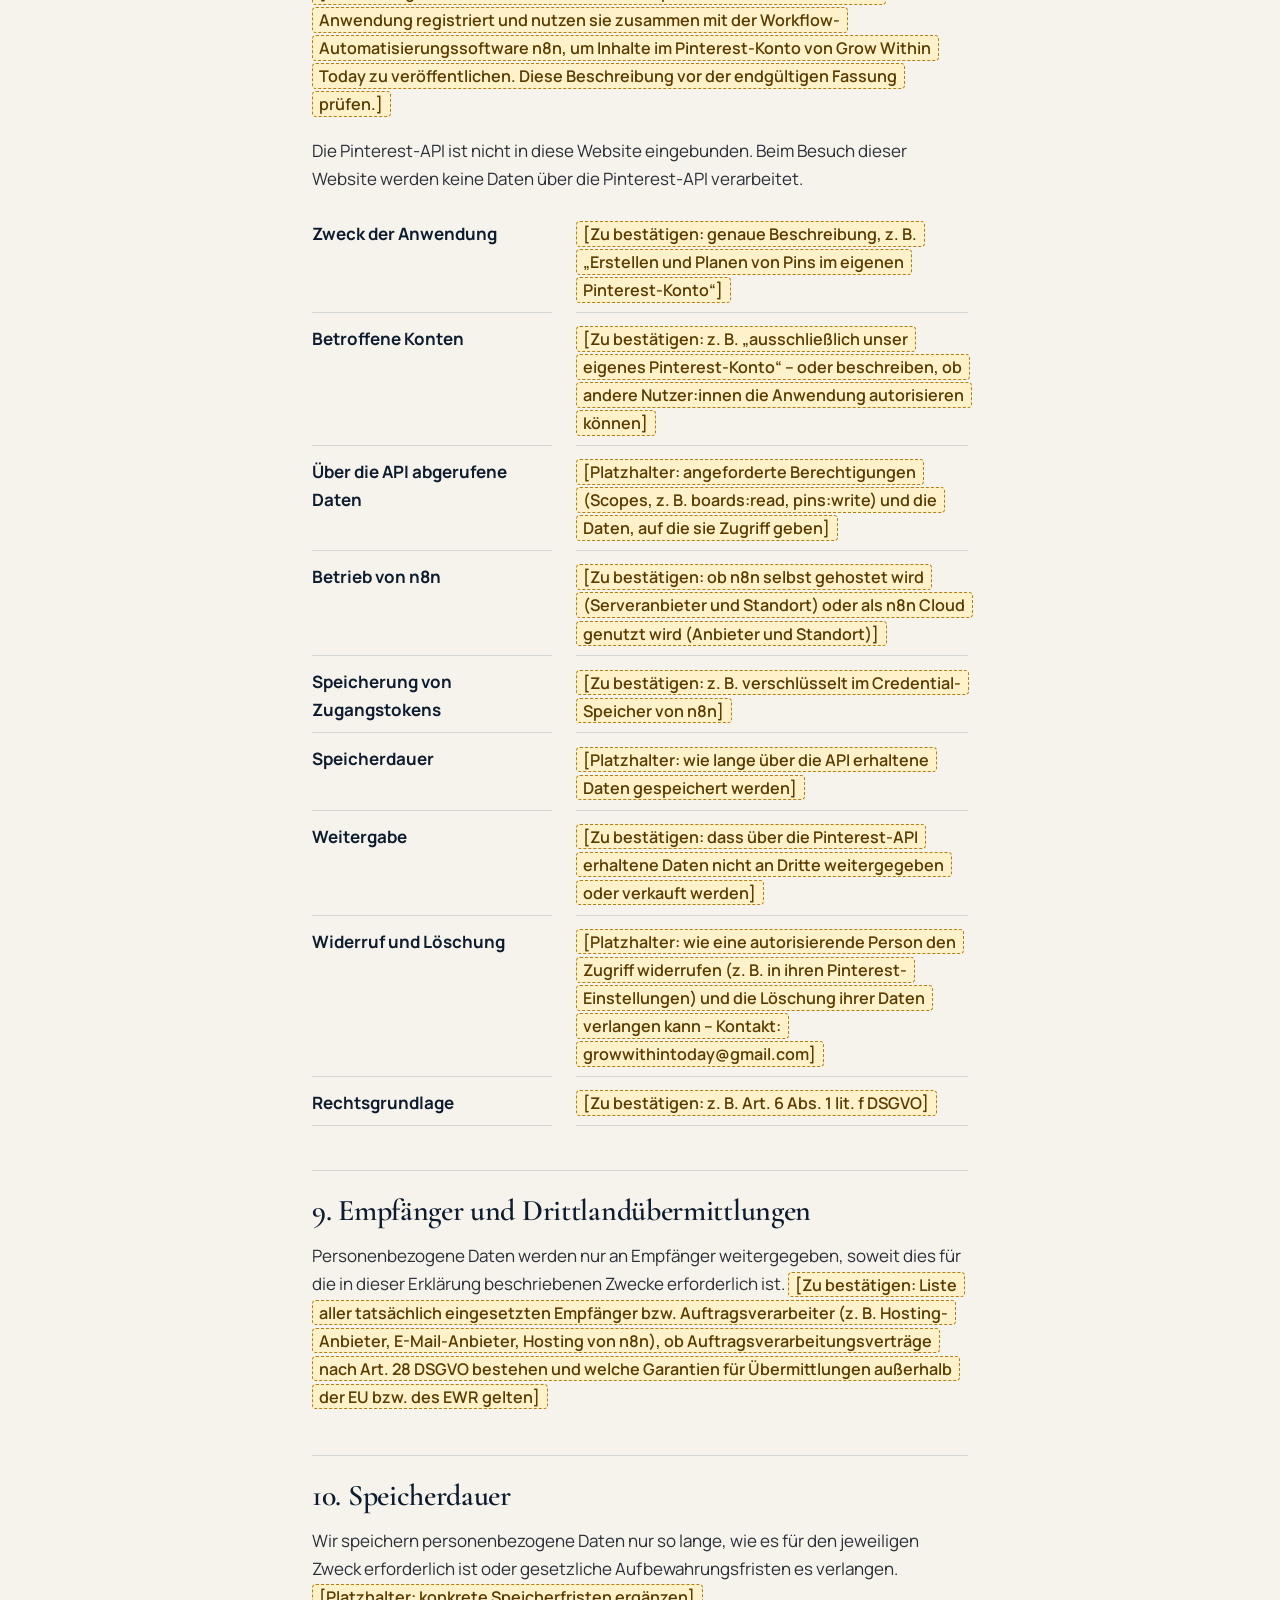
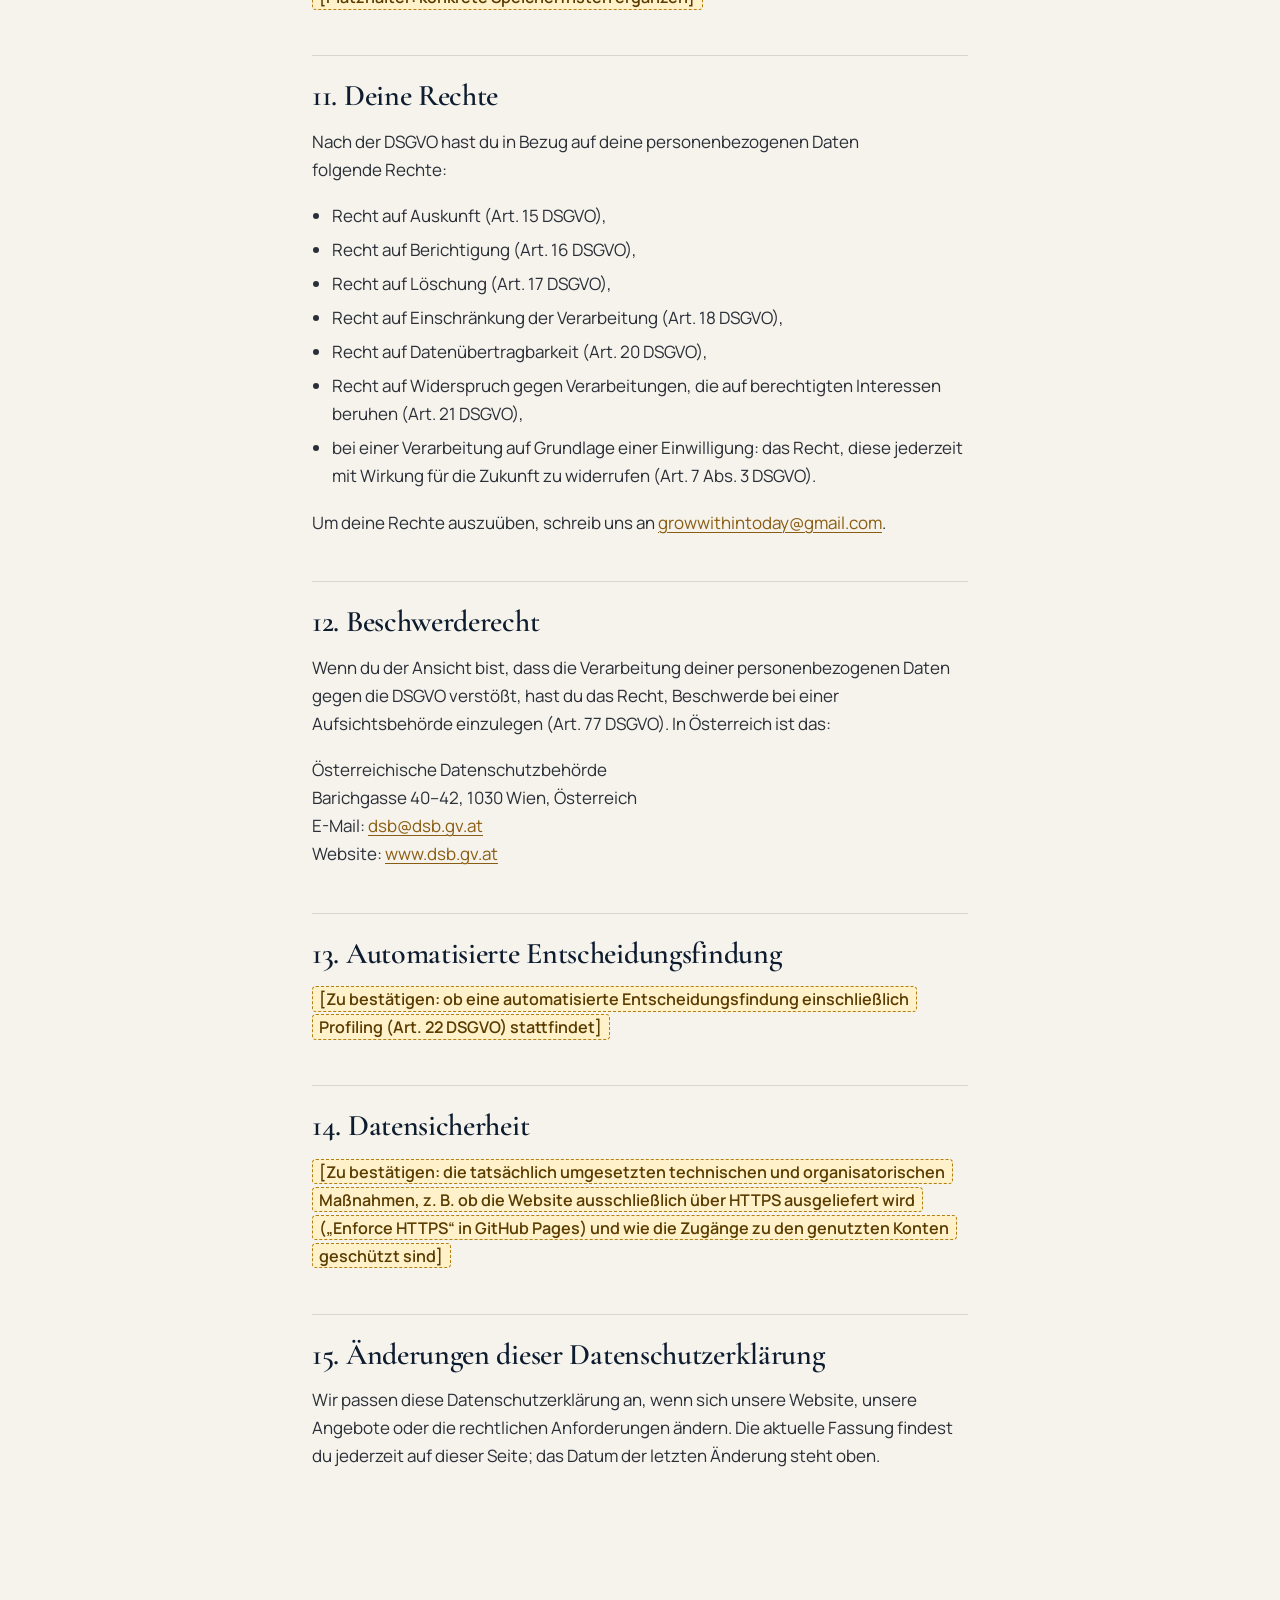
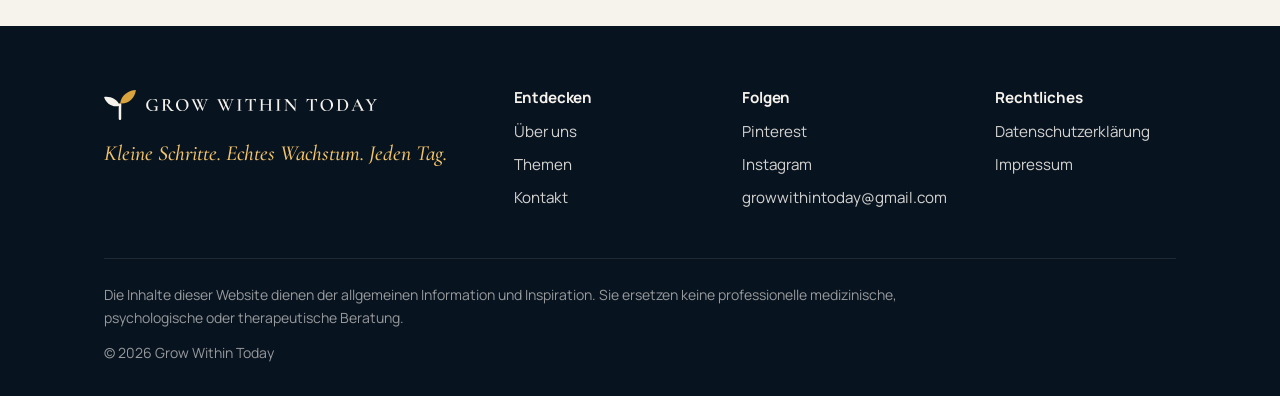
<file: privacy-policy/index.html>
<!doctype html>
<html lang="de">
<head>
<meta charset="utf-8">
<meta name="viewport" content="width=device-width, initial-scale=1">
<title>Datenschutzerklärung – Grow Within Today</title>
<meta name="description" content="Wie Grow Within Today personenbezogene Daten verarbeitet: beim Besuch der Website, bei Kontakt per E-Mail und im Zusammenhang mit unserer Pinterest-App.">
<meta name="theme-color" content="#0E1C2F">
<meta property="og:type" content="website">
<meta property="og:locale" content="de_AT">
<meta property="og:site_name" content="Grow Within Today">
<meta property="og:title" content="Datenschutzerklärung – Grow Within Today">
<meta property="og:description" content="Wie Grow Within Today personenbezogene Daten verarbeitet.">
<!-- @seo -->
<!-- Canonical and Open Graph URLs are added by tools/build.mjs once "siteUrl" is set in site.config.json -->
<!-- /@seo -->
<link rel="icon" href="../assets/icons/favicon.svg" type="image/svg+xml">
<link rel="icon" href="../assets/icons/favicon-32.png" sizes="32x32" type="image/png">
<link rel="apple-touch-icon" href="../assets/icons/apple-touch-icon.png">
<link rel="stylesheet" href="../assets/css/style.css">
</head>
<body class="page-legal">
<!-- @header -->
<a class="skip-link" href="#main">Zum Inhalt springen</a>
<header class="site-header">
  <div class="container site-header__inner">
    <a class="brand" href="../" aria-label="Grow Within Today – zur Startseite">
      <img class="brand__logo" src="../assets/brand/logo/gwt-kompakt-hell.svg" width="219" height="24" alt="">
    </a>
    <button class="nav-toggle" type="button" aria-expanded="false" aria-controls="site-nav">
      <span class="nav-toggle__bars" aria-hidden="true"><span></span></span>
      <span>Menü</span>
    </button>
    <nav id="site-nav" class="site-nav" aria-label="Hauptnavigation">
      <ul class="site-nav__list">
        <li><a href="../" data-nav="home">Startseite</a></li>
        <li><a href="../about/" data-nav="about">Über uns</a></li>
        <li><a href="../topics/" data-nav="topics">Themen</a></li>
        <li><a href="../contact/" data-nav="contact">Kontakt</a></li>
      </ul>
    </nav>
  </div>
</header>
<!-- /@header -->

<main id="main">
  <section class="page-hero">
    <div class="container">
      <h1>Datenschutzerklärung</h1>
      <p class="lead">Wie personenbezogene Daten verarbeitet werden, wenn du diese Website besuchst, mit uns Kontakt aufnimmst oder mit unserer Pinterest-Anwendung in Berührung kommst.</p>
    </div>
  </section>

  <section class="section">
    <div class="container legal">
      <!--
        HINWEIS FÜR DIE BEARBEITUNG (vor der endgültigen Fassung entfernen):
        Dies ist ein strukturierter ENTWURF einer Datenschutzerklärung nach DSGVO. Er muss
        vervollständigt und von einer qualifizierten Fachperson geprüft werden, bevor er
        verwendet wird. Jeder <span class="ph">…</span> markiert eine fehlende oder noch zu
        bestätigende Angabe. Nichts in den Platzhaltern wurde verifiziert.
        Die Erklärung muss als Entwurf gekennzeichnet bleiben, bis die tatsächliche technische
        Infrastruktur (Hosting, E-Mail, Pinterest-API, n8n) geprüft ist. Siehe LEGAL-TODO.md.
        Werden künftig Analyse-, Tracking-, Werbe- oder Affiliate-Dienste, Newsletter,
        Formulare oder eingebettete Inhalte ergänzt, muss diese Erklärung VORHER erweitert werden.
      -->
      <div class="draft-banner" role="note">
        <p><strong>Entwurf – noch nicht rechtlich geprüft.</strong> Gelb markierte Angaben sind Platzhalter oder noch zu bestätigende Informationen. Sie werden vor der endgültigen Fassung ergänzt und geprüft.</p>
      </div>
      <p class="updated">Kennzeichnung im Entwurf: <span class="ph">[Platzhalter: …]</span> = Angabe fehlt noch. <span class="ph">[Zu bestätigen: …]</span> = Angabe muss vor der endgültigen Fassung geprüft werden.</p>

      <p class="updated">Stand: <span class="ph">[Platzhalter: Datum]</span></p>

      <nav class="toc" aria-labelledby="toc-title">
        <h2 id="toc-title">Inhalt</h2>
        <ol>
          <li><a href="#controller">Verantwortlicher</a></li>
          <li><a href="#scope">Geltungsbereich</a></li>
          <li><a href="#hosting">Hosting und Server-Logdaten</a></li>
          <li><a href="#cookies">Cookies und ähnliche Technologien</a></li>
          <li><a href="#analytics">Analyse, Tracking und externe Inhalte</a></li>
          <li><a href="#email">Kontakt per E-Mail</a></li>
          <li><a href="#social">Social-Media-Profile und Links</a></li>
          <li><a href="#pinterest-app">Pinterest-Anwendung</a></li>
          <li><a href="#recipients">Empfänger und Drittlandübermittlungen</a></li>
          <li><a href="#retention">Speicherdauer</a></li>
          <li><a href="#rights">Deine Rechte</a></li>
          <li><a href="#complaint">Beschwerderecht</a></li>
          <li><a href="#automated">Automatisierte Entscheidungsfindung</a></li>
          <li><a href="#security">Datensicherheit</a></li>
          <li><a href="#changes">Änderungen dieser Datenschutzerklärung</a></li>
        </ol>
      </nav>

      <h2 id="controller">1. Verantwortlicher</h2>
      <p>Verantwortlich für die Verarbeitung personenbezogener Daten auf dieser Website im Sinne der Datenschutz-Grundverordnung (DSGVO) ist:</p>
      <dl>
        <dt>Name / Unternehmen</dt><dd><span class="ph">[Platzhalter: vollständiger Name bzw. Firmenwortlaut]</span></dd>
        <dt>Anschrift</dt><dd><span class="ph">[Platzhalter: Straße, Hausnummer, PLZ, Ort, Land]</span></dd>
        <dt>E-Mail</dt><dd><a href="mailto:growwithintoday@gmail.com">growwithintoday@gmail.com</a></dd>
        <dt>Telefon</dt><dd><span class="ph">[Platzhalter: Telefonnummer – optional]</span></dd>
        <dt>Datenschutzbeauftragte:r</dt><dd><span class="ph">[Zu bestätigen: ob eine:n Datenschutzbeauftragte:n bestellt ist (Art. 37 DSGVO); falls ja: Name und Kontaktdaten]</span></dd>
      </dl>

      <h2 id="scope">2. Geltungsbereich</h2>
      <p>Diese Datenschutzerklärung informiert dich darüber, welche personenbezogenen Daten verarbeitet werden, wenn du die Website <span class="ph">[Platzhalter: Domain bzw. Webadresse]</span> besuchst, uns per E-Mail kontaktierst oder mit der Anwendung in Berührung kommst, die wir auf der Entwicklerplattform von Pinterest registriert haben. Außerdem erfährst du, welche Rechte dir nach der DSGVO zustehen.</p>
      <p>„Personenbezogene Daten“ sind alle Informationen, die sich auf eine identifizierte oder identifizierbare natürliche Person beziehen (Art. 4 Nr. 1 DSGVO).</p>

      <h2 id="hosting">3. Hosting und Server-Logdaten</h2>
      <p><span class="ph">[Zu bestätigen: Für das Hosting dieser Website ist GitHub Pages vorgesehen. Anbieter (z. B. GitHub, Inc.) und Anschrift laut den aktuellen Bedingungen von GitHub ergänzen.]</span></p>
      <p>Beim Aufruf einer Website übermittelt dein Browser technisch bedingt Daten an den Server des Hosting-Anbieters. <span class="ph">[Zu bestätigen: welche Daten GitHub dabei tatsächlich verarbeitet (z. B. IP-Adresse, Datum und Uhrzeit des Zugriffs, aufgerufene Seite, Browser und Betriebssystem), zu welchem Zweck und wie lange sie gespeichert werden – auf Grundlage der aktuellen Datenschutzinformationen von GitHub]</span></p>
      <p>Rechtsgrundlage: <span class="ph">[Zu bestätigen: z. B. Art. 6 Abs. 1 lit. f DSGVO – berechtigtes Interesse an einer sicheren und zuverlässigen Bereitstellung der Website]</span></p>
      <p>Übermittlung in Drittländer: <span class="ph">[Zu bestätigen: ob Daten außerhalb der EU bzw. des EWR verarbeitet werden und auf welcher Grundlage (z. B. Angemessenheitsbeschluss / EU-U.S. Data Privacy Framework, Standardvertragsklauseln)]</span></p>

      <h2 id="cookies">4. Cookies und ähnliche Technologien</h2>
      <p>Auf dieser Website sind derzeit keine Cookie-Dienste bewusst eingebunden. Der Programmcode der Website selbst setzt keine Cookies und nutzt keine Speicherfunktionen deines Browsers (z. B. Local Storage).</p>
      <p><span class="ph">[Zu bestätigen: ob der Hosting-Anbieter beim Aufruf der veröffentlichten Website Cookies oder ähnliche Technologien einsetzt. Falls ja: jeweils Zweck, Speicherdauer, Anbieter und Rechtsgrundlage angeben und – soweit erforderlich – eine Einwilligung einholen (§ 165 Abs. 3 TKG 2021, Art. 6 Abs. 1 lit. a DSGVO)]</span></p>

      <h2 id="analytics">5. Analyse, Tracking und externe Inhalte</h2>
      <p>Auf dieser Website sind derzeit keine Analyse- oder Tracking-Dienste bewusst eingebunden. Es werden keine Inhalte von Drittanbietern eingebettet. Die Schriftarten werden direkt von dieser Website geladen und nicht von externen Servern.</p>
      <p><span class="ph">[Zu bestätigen: nach der Veröffentlichung prüfen, dass diese Angaben für die veröffentlichte Version zutreffen]</span></p>

      <h2 id="email">6. Kontakt per E-Mail</h2>
      <p>Wenn du uns per E-Mail kontaktierst, verarbeiten wir die Daten, die du uns mitteilst, um deine Anfrage zu bearbeiten. Das sind in der Regel deine E-Mail-Adresse, gegebenenfalls dein Name, der Inhalt deiner Nachricht samt Anhängen sowie technische Metadaten der E-Mail (z. B. Datum und Uhrzeit).</p>
      <p>Zweck: Beantwortung deiner Anfrage und die weitere Kommunikation dazu.</p>
      <p>Rechtsgrundlage: <span class="ph">[Zu bestätigen: z. B. Art. 6 Abs. 1 lit. b DSGVO, wenn die Anfrage einen Vertrag oder vorvertragliche Maßnahmen betrifft; sonst Art. 6 Abs. 1 lit. f DSGVO – berechtigtes Interesse an der Beantwortung von Anfragen]</span></p>
      <p>E-Mail-Anbieter: <span class="ph">[Zu bestätigen: E-Mails an unsere Gmail-Adresse werden über den Dienst Gmail von Google verarbeitet. Zuständige Google-Gesellschaft für dieses Konto, Bestehen eines Auftragsverarbeitungsvertrags und Grundlage einer Übermittlung außerhalb der EU bzw. des EWR ergänzen.]</span></p>
      <p>Speicherdauer: <span class="ph">[Platzhalter: wie lange E-Mails aufbewahrt werden, z. B. bis zur vollständigen Erledigung der Anfrage, sofern keine gesetzlichen Aufbewahrungspflichten bestehen]</span></p>
      <p>Bitte schick uns keine sensiblen Daten (z. B. Gesundheitsdaten) per E-Mail.</p>

      <h2 id="social">7. Social-Media-Profile und Links</h2>
      <p>Wir betreiben Profile auf Pinterest (@growwithintoday) und Instagram (@growwithintoday). Diese Website enthält Links zu diesen Profilen. Die Links sind als einfache Verweise umgesetzt; es sind keine Social-Media-Plugins oder eingebetteten Inhalte eingebunden.</p>
      <p><span class="ph">[Zu bestätigen: nach der Veröffentlichung prüfen, dass weiterhin nur einfache Links verwendet werden]</span></p>
      <p>Wenn du unsere Profile auf diesen Plattformen besuchst, verarbeitet der jeweilige Plattformbetreiber deine Daten nach seinen eigenen Datenschutzbestimmungen. <span class="ph">[Zu bestätigen: Betreibergesellschaften (z. B. Pinterest Europe Ltd., Meta Platforms Ireland Ltd.), eine etwaige gemeinsame Verantwortlichkeit nach Art. 26 DSGVO (z. B. für Seiten-Statistiken), welche Daten wir von den Plattformen erhalten, sowie Links zu deren Datenschutzerklärungen]</span></p>

      <h2 id="pinterest-app">8. Pinterest-Anwendung</h2>
      <p><span class="ph">[Zu bestätigen: Wir haben auf der Entwicklerplattform von Pinterest eine Anwendung registriert und nutzen sie zusammen mit der Workflow-Automatisierungssoftware n8n, um Inhalte im Pinterest-Konto von Grow Within Today zu veröffentlichen. Diese Beschreibung vor der endgültigen Fassung prüfen.]</span></p>
      <p>Die Pinterest-API ist nicht in diese Website eingebunden. Beim Besuch dieser Website werden keine Daten über die Pinterest-API verarbeitet.</p>
      <dl>
        <dt>Zweck der Anwendung</dt><dd><span class="ph">[Zu bestätigen: genaue Beschreibung, z. B. „Erstellen und Planen von Pins im eigenen Pinterest-Konto“]</span></dd>
        <dt>Betroffene Konten</dt><dd><span class="ph">[Zu bestätigen: z. B. „ausschließlich unser eigenes Pinterest-Konto“ – oder beschreiben, ob andere Nutzer:innen die Anwendung autorisieren können]</span></dd>
        <dt>Über die API abgerufene Daten</dt><dd><span class="ph">[Platzhalter: angeforderte Berechtigungen (Scopes, z. B. boards:read, pins:write) und die Daten, auf die sie Zugriff geben]</span></dd>
        <dt>Betrieb von n8n</dt><dd><span class="ph">[Zu bestätigen: ob n8n selbst gehostet wird (Serveranbieter und Standort) oder als n8n Cloud genutzt wird (Anbieter und Standort)]</span></dd>
        <dt>Speicherung von Zugangstokens</dt><dd><span class="ph">[Zu bestätigen: z. B. verschlüsselt im Credential-Speicher von n8n]</span></dd>
        <dt>Speicherdauer</dt><dd><span class="ph">[Platzhalter: wie lange über die API erhaltene Daten gespeichert werden]</span></dd>
        <dt>Weitergabe</dt><dd><span class="ph">[Zu bestätigen: dass über die Pinterest-API erhaltene Daten nicht an Dritte weitergegeben oder verkauft werden]</span></dd>
        <dt>Widerruf und Löschung</dt><dd><span class="ph">[Platzhalter: wie eine autorisierende Person den Zugriff widerrufen (z. B. in ihren Pinterest-Einstellungen) und die Löschung ihrer Daten verlangen kann – Kontakt: growwithintoday@gmail.com]</span></dd>
        <dt>Rechtsgrundlage</dt><dd><span class="ph">[Zu bestätigen: z. B. Art. 6 Abs. 1 lit. f DSGVO]</span></dd>
      </dl>

      <h2 id="recipients">9. Empfänger und Drittlandübermittlungen</h2>
      <p>Personenbezogene Daten werden nur an Empfänger weitergegeben, soweit dies für die in dieser Erklärung beschriebenen Zwecke erforderlich ist. <span class="ph">[Zu bestätigen: Liste aller tatsächlich eingesetzten Empfänger bzw. Auftragsverarbeiter (z. B. Hosting-Anbieter, E-Mail-Anbieter, Hosting von n8n), ob Auftragsverarbeitungsverträge nach Art. 28 DSGVO bestehen und welche Garantien für Übermittlungen außerhalb der EU bzw. des EWR gelten]</span></p>

      <h2 id="retention">10. Speicherdauer</h2>
      <p>Wir speichern personenbezogene Daten nur so lange, wie es für den jeweiligen Zweck erforderlich ist oder gesetzliche Aufbewahrungsfristen es verlangen. <span class="ph">[Platzhalter: konkrete Speicherfristen ergänzen]</span></p>

      <h2 id="rights">11. Deine Rechte</h2>
      <p>Nach der DSGVO hast du in Bezug auf deine personenbezogenen Daten folgende Rechte:</p>
      <ul>
        <li>Recht auf Auskunft (Art. 15 DSGVO),</li>
        <li>Recht auf Berichtigung (Art. 16 DSGVO),</li>
        <li>Recht auf Löschung (Art. 17 DSGVO),</li>
        <li>Recht auf Einschränkung der Verarbeitung (Art. 18 DSGVO),</li>
        <li>Recht auf Datenübertragbarkeit (Art. 20 DSGVO),</li>
        <li>Recht auf Widerspruch gegen Verarbeitungen, die auf berechtigten Interessen beruhen (Art. 21 DSGVO),</li>
        <li>bei einer Verarbeitung auf Grundlage einer Einwilligung: das Recht, diese jederzeit mit Wirkung für die Zukunft zu widerrufen (Art. 7 Abs. 3 DSGVO).</li>
      </ul>
      <p>Um deine Rechte auszuüben, schreib uns an <a href="mailto:growwithintoday@gmail.com">growwithintoday@gmail.com</a>.</p>

      <h2 id="complaint">12. Beschwerderecht</h2>
      <p>Wenn du der Ansicht bist, dass die Verarbeitung deiner personenbezogenen Daten gegen die DSGVO verstößt, hast du das Recht, Beschwerde bei einer Aufsichtsbehörde einzulegen (Art. 77 DSGVO). In Österreich ist das:</p>
      <p>Österreichische Datenschutzbehörde<br>
      Barichgasse 40–42, 1030 Wien, Österreich<br>
      E-Mail: <a href="mailto:dsb@dsb.gv.at">dsb@dsb.gv.at</a><br>
      Website: <a href="https://www.dsb.gv.at/" rel="noopener">www.dsb.gv.at</a></p>

      <h2 id="automated">13. Automatisierte Entscheidungsfindung</h2>
      <p><span class="ph">[Zu bestätigen: ob eine automatisierte Entscheidungsfindung einschließlich Profiling (Art. 22 DSGVO) stattfindet]</span></p>

      <h2 id="security">14. Datensicherheit</h2>
      <p><span class="ph">[Zu bestätigen: die tatsächlich umgesetzten technischen und organisatorischen Maßnahmen, z. B. ob die Website ausschließlich über HTTPS ausgeliefert wird („Enforce HTTPS“ in GitHub Pages) und wie die Zugänge zu den genutzten Konten geschützt sind]</span></p>

      <h2 id="changes">15. Änderungen dieser Datenschutzerklärung</h2>
      <p>Wir passen diese Datenschutzerklärung an, wenn sich unsere Website, unsere Angebote oder die rechtlichen Anforderungen ändern. Die aktuelle Fassung findest du jederzeit auf dieser Seite; das Datum der letzten Änderung steht oben.</p>
    </div>
  </section>
</main>

<!-- @footer -->
<footer class="site-footer">
  <div class="container">
    <div class="footer__grid">
      <div class="footer__brand">
        <a class="brand" href="../" aria-label="Grow Within Today – zur Startseite">
          <img class="brand__logo brand__logo--footer" src="../assets/brand/logo/gwt-kompakt-hell.svg" width="273" height="30" alt="">
        </a>
        <p class="footer__tagline">Kleine Schritte. Echtes Wachstum. Jeden Tag.</p>
      </div>
      <nav aria-label="Fußzeile">
        <h2 class="footer__title">Entdecken</h2>
        <ul class="footer__list">
          <li><a href="../about/" data-nav="about">Über uns</a></li>
          <li><a href="../topics/" data-nav="topics">Themen</a></li>
          <li><a href="../contact/" data-nav="contact">Kontakt</a></li>
        </ul>
      </nav>
      <div>
        <h2 class="footer__title">Folgen</h2>
        <ul class="footer__list">
          <li><a href="https://www.pinterest.com/growwithintoday/" rel="noopener" target="_blank">Pinterest<span class="visually-hidden"> (öffnet in neuem Tab)</span></a></li>
          <li><a href="https://www.instagram.com/growwithintoday/" rel="noopener" target="_blank">Instagram<span class="visually-hidden"> (öffnet in neuem Tab)</span></a></li>
          <li><a href="mailto:growwithintoday@gmail.com">growwithintoday@gmail.com</a></li>
        </ul>
      </div>
      <nav aria-label="Rechtliches">
        <h2 class="footer__title">Rechtliches</h2>
        <ul class="footer__list">
          <li><a href="../privacy-policy/" data-nav="privacy" aria-current="page">Datenschutzerklärung</a></li>
          <li><a href="../imprint/" data-nav="imprint">Impressum</a></li>
        </ul>
      </nav>
    </div>
    <div class="footer__bottom">
      <p>Die Inhalte dieser Website dienen der allgemeinen Information und Inspiration. Sie ersetzen keine professionelle medizinische, psychologische oder therapeutische Beratung.</p>
      <p>&copy; 2026 <span lang="en">Grow Within Today</span></p>
    </div>
  </div>
</footer>
<script src="../assets/js/main.js" defer></script>
<!-- /@footer -->
</body>
</html>
</file>
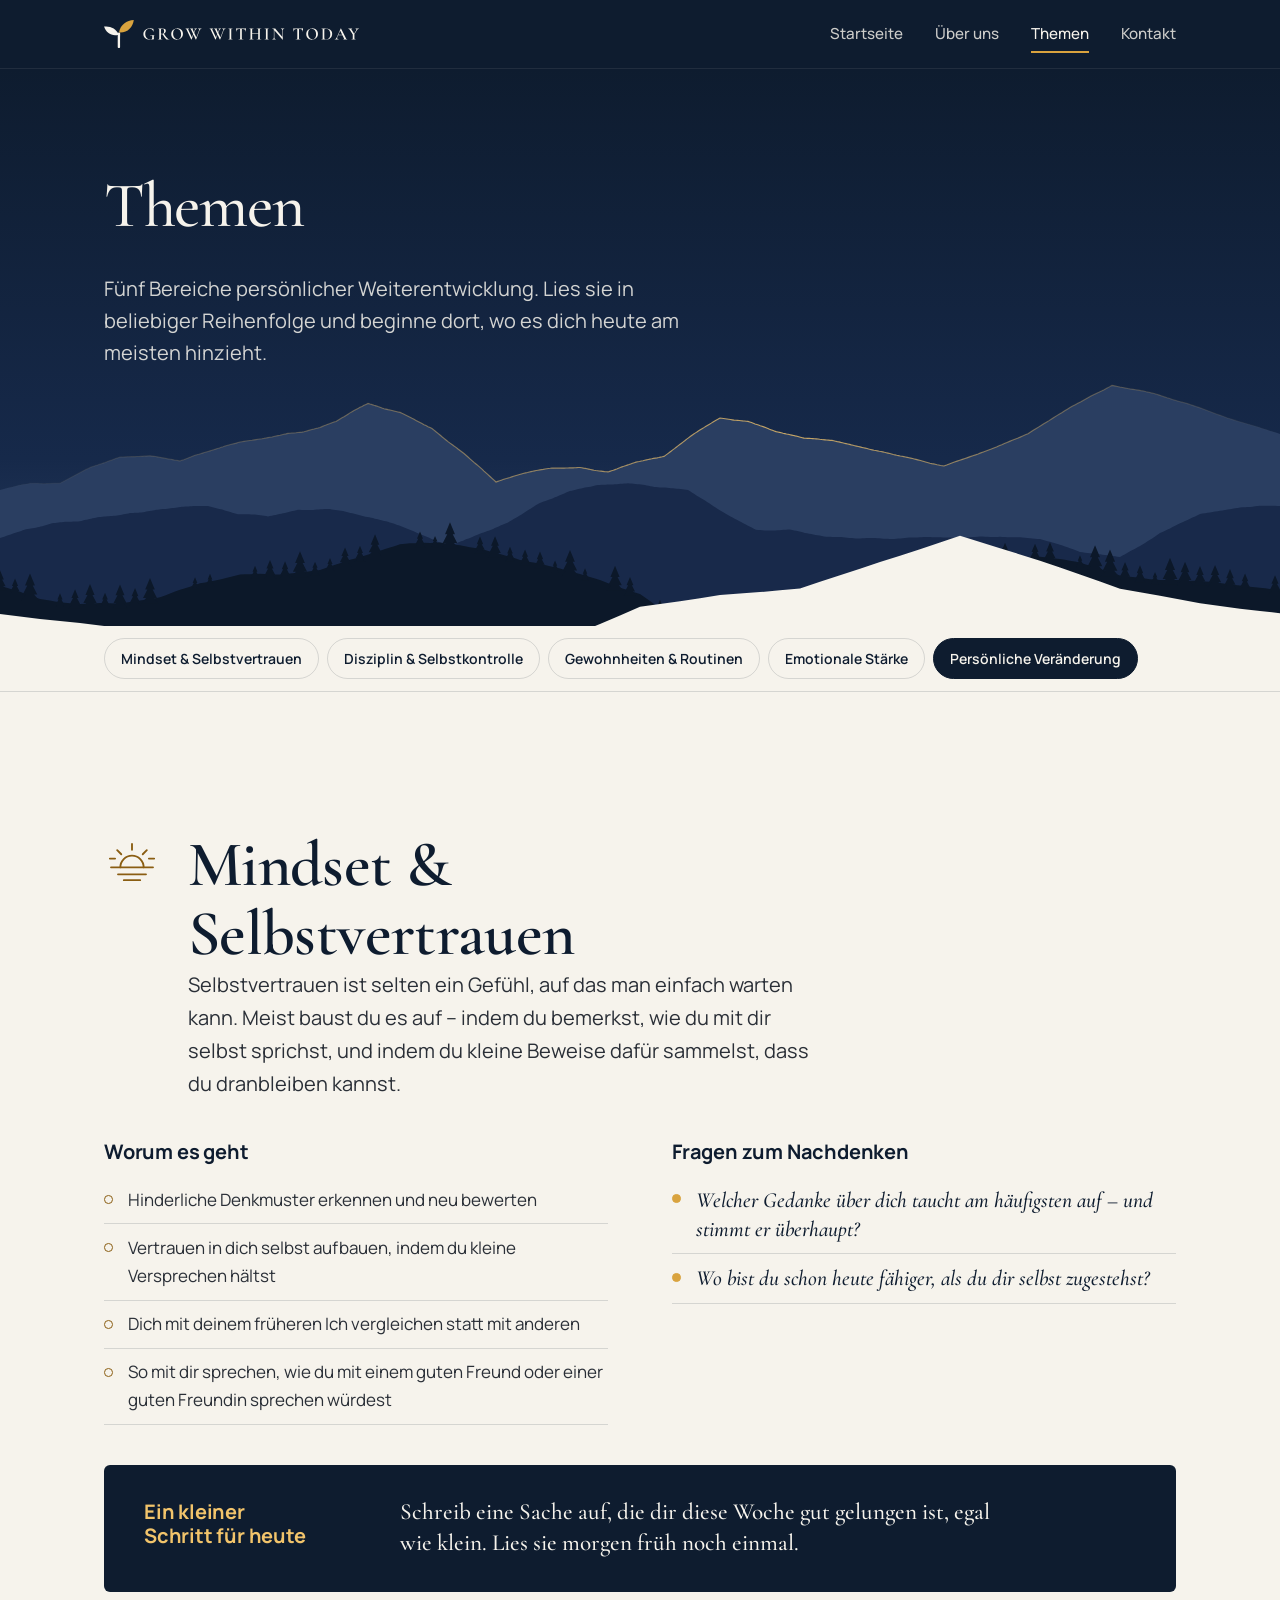
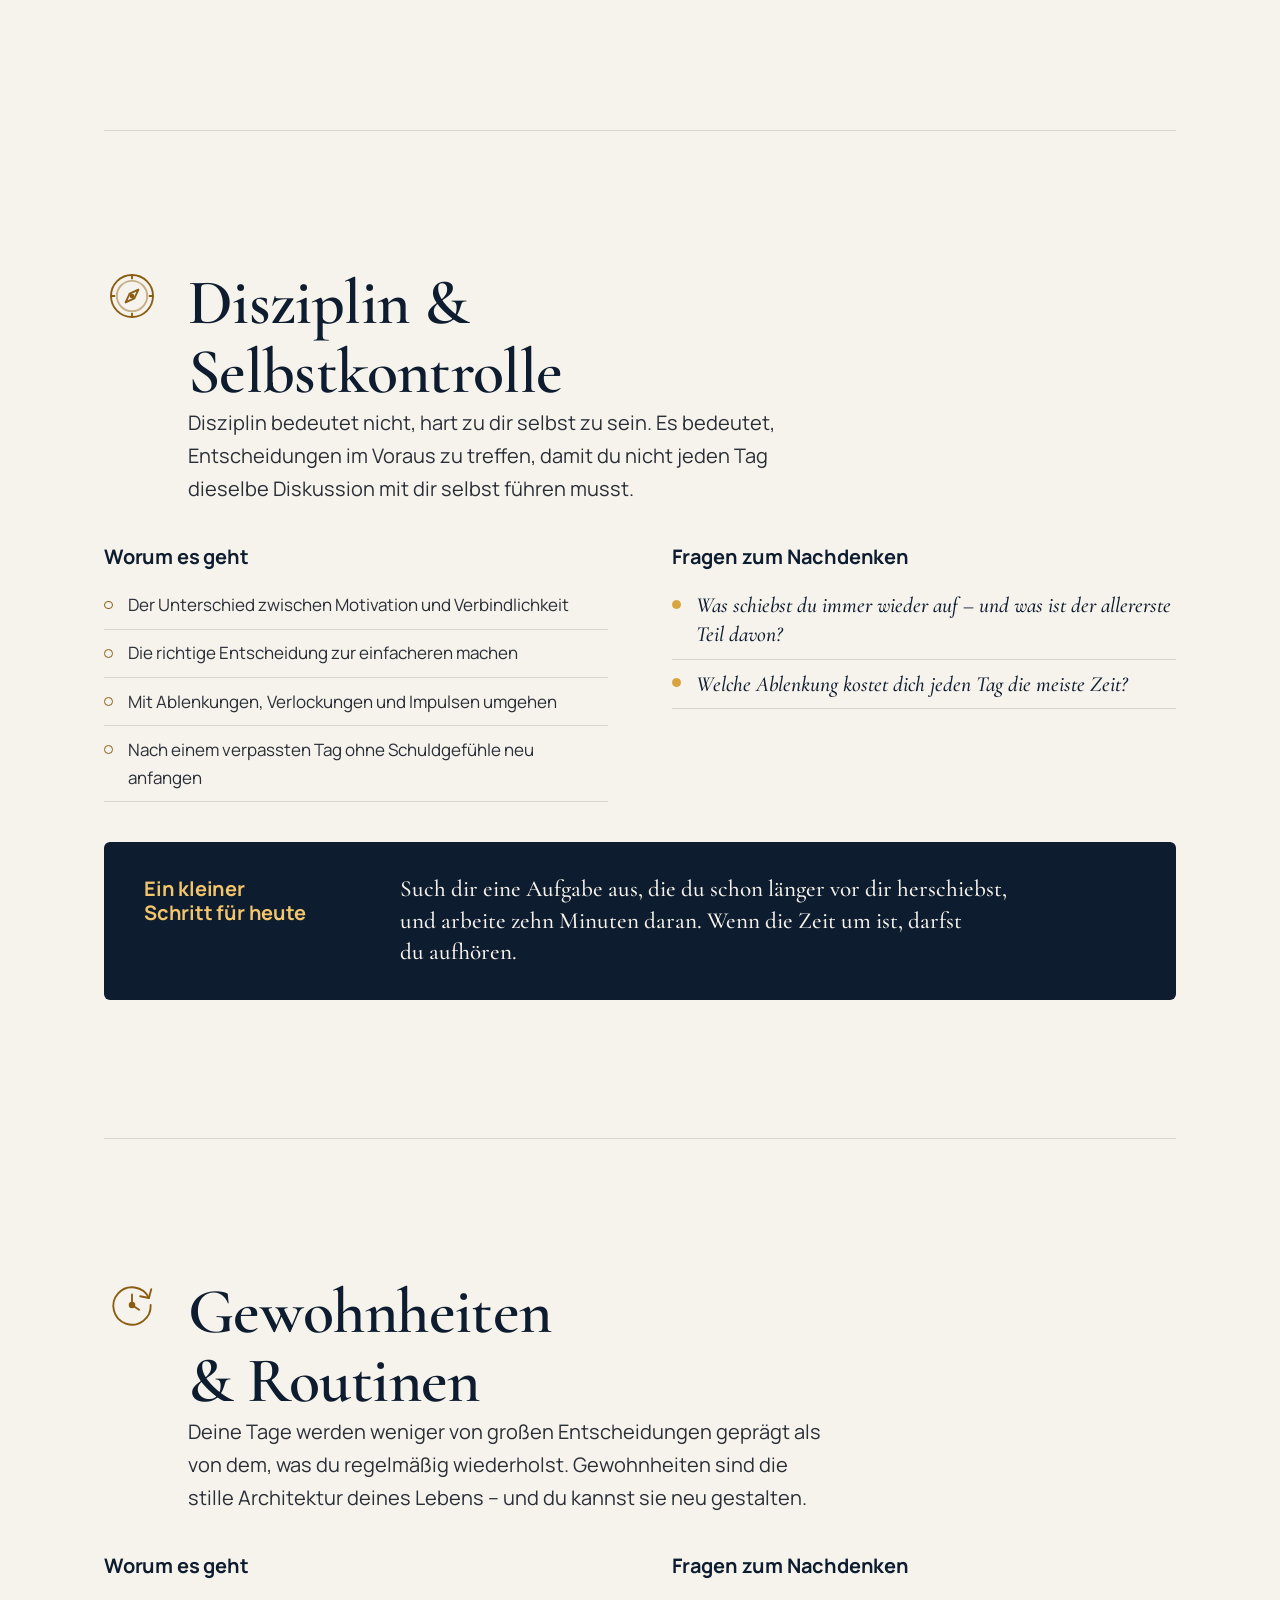
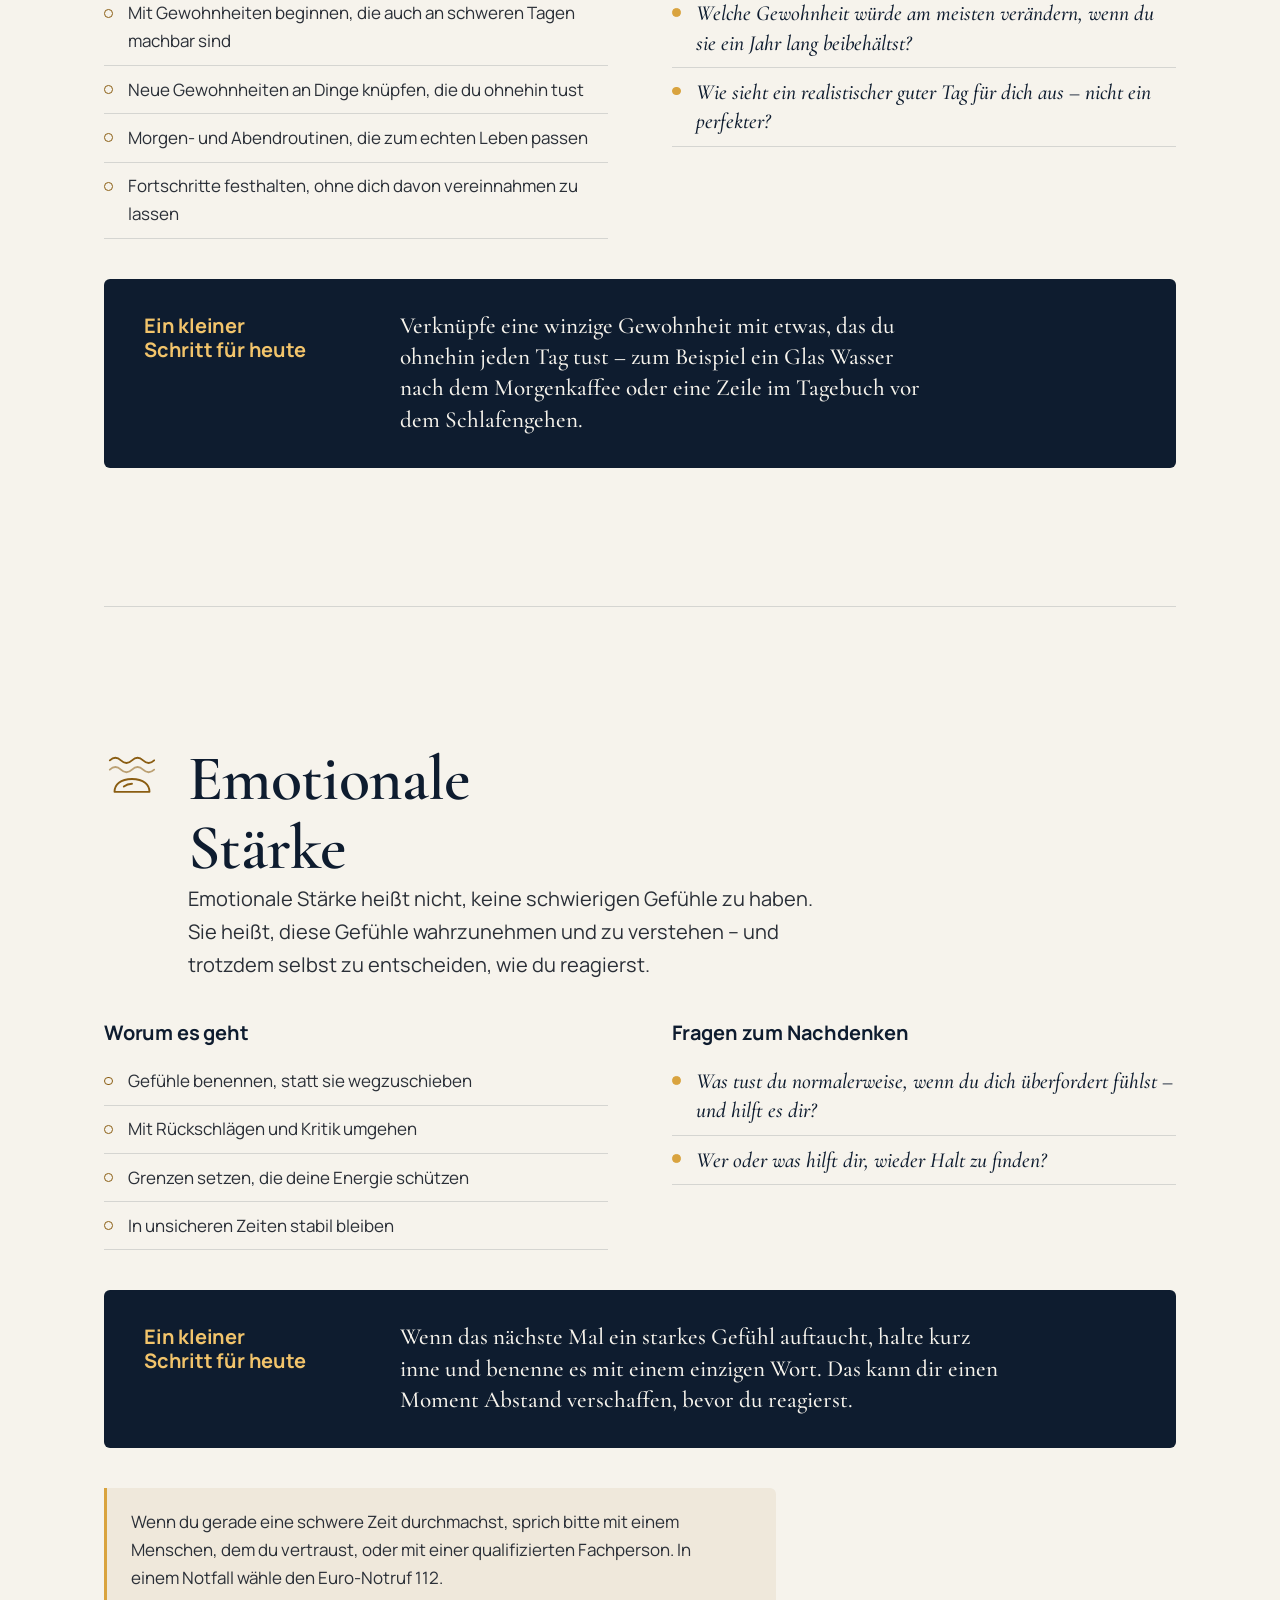
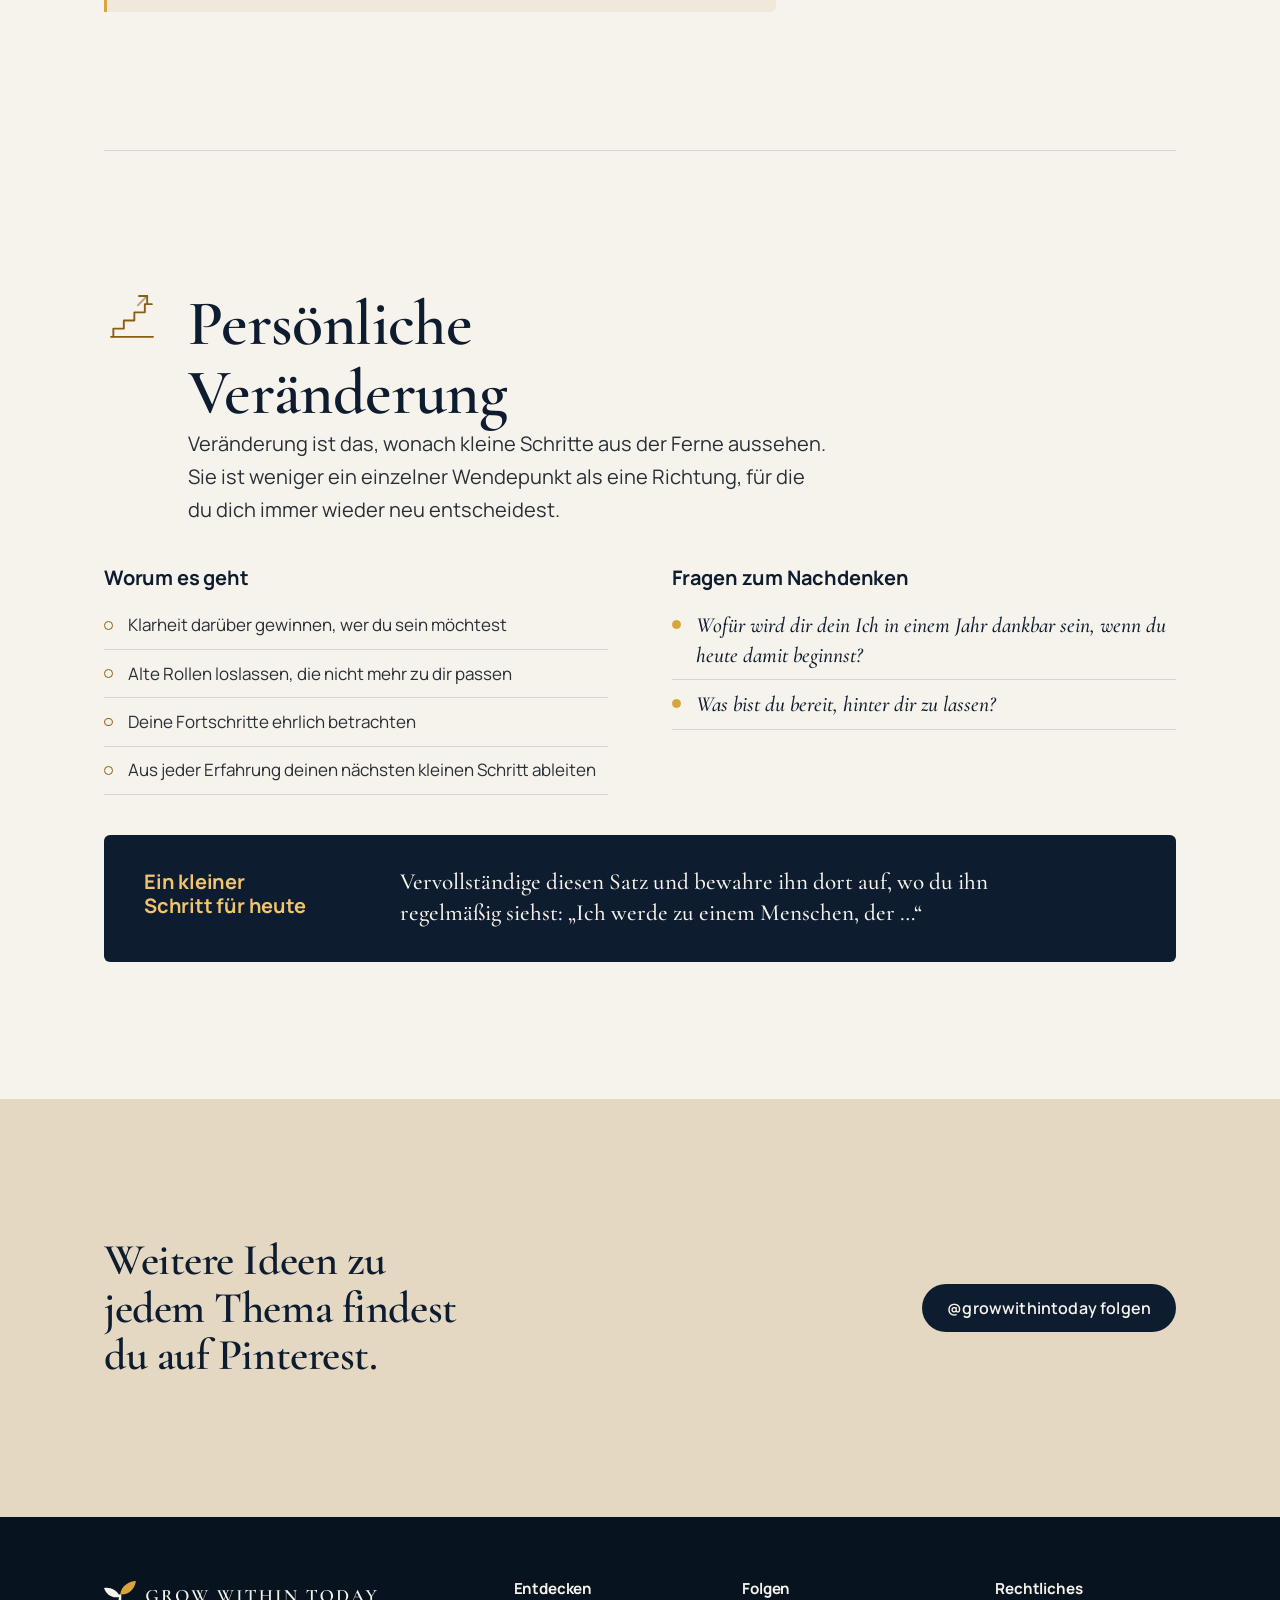
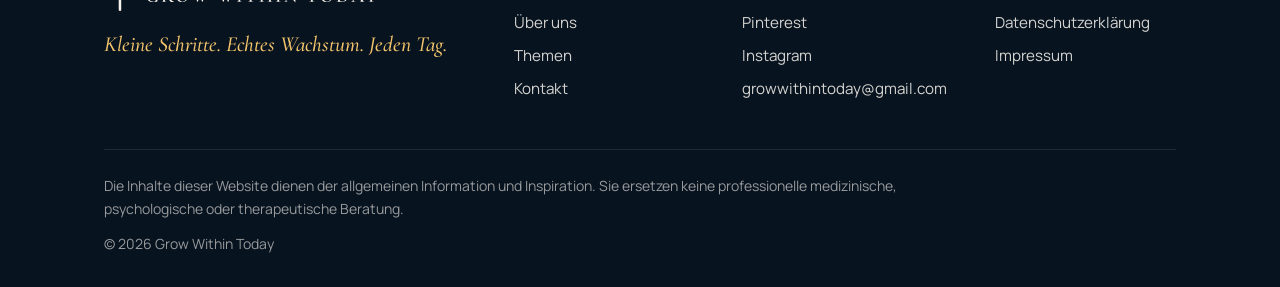
<file: topics/index.html>
<!doctype html>
<html lang="de">
<head>
<meta charset="utf-8">
<meta name="viewport" content="width=device-width, initial-scale=1">
<title>Themen – Mindset, Disziplin, Gewohnheiten &amp; mehr | Grow Within Today</title>
<meta name="description" content="Fünf Bereiche persönlicher Weiterentwicklung – von Mindset und Disziplin bis zu emotionaler Stärke. Mit Impulsen und einem kleinen Schritt für heute.">
<meta name="theme-color" content="#0E1C2F">
<meta property="og:type" content="website">
<meta property="og:locale" content="de_AT">
<meta property="og:site_name" content="Grow Within Today">
<meta property="og:title" content="Themen – Grow Within Today">
<meta property="og:description" content="Fünf Bereiche persönlicher Weiterentwicklung – jeweils mit einem kleinen Schritt für heute.">
<meta name="twitter:card" content="summary_large_image">
<!-- @seo -->
<!-- Canonical and Open Graph URLs are added by tools/build.mjs once "siteUrl" is set in site.config.json -->
<!-- /@seo -->
<link rel="icon" href="../assets/icons/favicon.svg" type="image/svg+xml">
<link rel="icon" href="../assets/icons/favicon-32.png" sizes="32x32" type="image/png">
<link rel="apple-touch-icon" href="../assets/icons/apple-touch-icon.png">
<link rel="preload" href="../assets/fonts/cormorant-garamond-latin-500-normal.woff2" as="font" type="font/woff2" crossorigin>
<link rel="stylesheet" href="../assets/css/style.css">
</head>
<body class="page-topics">
<!-- @header -->
<a class="skip-link" href="#main">Zum Inhalt springen</a>
<header class="site-header">
  <div class="container site-header__inner">
    <a class="brand" href="../" aria-label="Grow Within Today – zur Startseite">
      <img class="brand__logo" src="../assets/brand/logo/gwt-kompakt-hell.svg" width="219" height="24" alt="">
    </a>
    <button class="nav-toggle" type="button" aria-expanded="false" aria-controls="site-nav">
      <span class="nav-toggle__bars" aria-hidden="true"><span></span></span>
      <span>Menü</span>
    </button>
    <nav id="site-nav" class="site-nav" aria-label="Hauptnavigation">
      <ul class="site-nav__list">
        <li><a href="../" data-nav="home">Startseite</a></li>
        <li><a href="../about/" data-nav="about">Über uns</a></li>
        <li><a href="../topics/" data-nav="topics" aria-current="page">Themen</a></li>
        <li><a href="../contact/" data-nav="contact">Kontakt</a></li>
      </ul>
    </nav>
  </div>
</header>
<!-- /@header -->

<main id="main">
  <section class="page-hero">
    <div class="container">
      <h1>Themen</h1>
      <p class="lead">Fünf Bereiche persönlicher Weiterentwicklung. Lies sie in beliebiger Reihenfolge und beginne dort, wo es dich heute am meisten hinzieht.</p>
    </div>
  </section>

  <nav class="topic-nav" aria-label="Themen auf dieser Seite">
    <div class="container">
      <ul class="topic-nav__list">
        <li><a href="#mindset">Mindset &amp; Selbstvertrauen</a></li>
        <li><a href="#discipline">Disziplin &amp; Selbstkontrolle</a></li>
        <li><a href="#habits">Gewohnheiten &amp; Routinen</a></li>
        <li><a href="#emotional-strength">Emotionale Stärke</a></li>
        <li><a href="#transformation">Persönliche Veränderung</a></li>
      </ul>
    </div>
  </nav>

  <div class="container">
    <section class="topic" id="mindset" aria-labelledby="mindset-title">
      <div class="topic__head">
        <svg class="topic__icon" aria-hidden="true"><use href="../assets/img/icons.svg#i-mindset"></use></svg>
        <div>
          <h2 id="mindset-title">Mindset &amp; Selbstvertrauen</h2>
          <p class="topic__intro">Selbstvertrauen ist selten ein Gefühl, auf das man einfach warten kann. Meist baust du es auf – indem du bemerkst, wie du mit dir selbst sprichst, und indem du kleine Beweise dafür sammelst, dass du dranbleiben kannst.</p>
        </div>
      </div>
      <div class="topic__body">
        <div>
          <h3>Worum es geht</h3>
          <ul>
            <li>Hinderliche Denkmuster erkennen und neu bewerten</li>
            <li>Vertrauen in dich selbst aufbauen, indem du kleine Versprechen hältst</li>
            <li>Dich mit deinem früheren Ich vergleichen statt mit anderen</li>
            <li>So mit dir sprechen, wie du mit einem guten Freund oder einer guten Freundin sprechen würdest</li>
          </ul>
        </div>
        <div class="topic__questions">
          <h3>Fragen zum Nachdenken</h3>
          <ul>
            <li>Welcher Gedanke über dich taucht am häufigsten auf – und stimmt er überhaupt?</li>
            <li>Wo bist du schon heute fähiger, als du dir selbst zugestehst?</li>
          </ul>
        </div>
        <div class="small-step">
          <h3>Ein kleiner Schritt für heute</h3>
          <p>Schreib eine Sache auf, die dir diese Woche gut gelungen ist, egal wie klein. Lies sie morgen früh noch einmal.</p>
        </div>
      </div>
    </section>
    <section class="topic" id="discipline" aria-labelledby="discipline-title">
      <div class="topic__head">
        <svg class="topic__icon" aria-hidden="true"><use href="../assets/img/icons.svg#i-discipline"></use></svg>
        <div>
          <h2 id="discipline-title">Disziplin &amp; Selbstkontrolle</h2>
          <p class="topic__intro">Disziplin bedeutet nicht, hart zu dir selbst zu sein. Es bedeutet, Entscheidungen im Voraus zu treffen, damit du nicht jeden Tag dieselbe Diskussion mit dir selbst führen musst.</p>
        </div>
      </div>
      <div class="topic__body">
        <div>
          <h3>Worum es geht</h3>
          <ul>
            <li>Der Unterschied zwischen Motivation und Verbindlichkeit</li>
            <li>Die richtige Entscheidung zur einfacheren machen</li>
            <li>Mit Ablenkungen, Verlockungen und Impulsen umgehen</li>
            <li>Nach einem verpassten Tag ohne Schuldgefühle neu anfangen</li>
          </ul>
        </div>
        <div class="topic__questions">
          <h3>Fragen zum Nachdenken</h3>
          <ul>
            <li>Was schiebst du immer wieder auf – und was ist der allererste Teil davon?</li>
            <li>Welche Ablenkung kostet dich jeden Tag die meiste Zeit?</li>
          </ul>
        </div>
        <div class="small-step">
          <h3>Ein kleiner Schritt für heute</h3>
          <p>Such dir eine Aufgabe aus, die du schon länger vor dir herschiebst, und arbeite zehn Minuten daran. Wenn die Zeit um ist, darfst du aufhören.</p>
        </div>
      </div>
    </section>
    <section class="topic" id="habits" aria-labelledby="habits-title">
      <div class="topic__head">
        <svg class="topic__icon" aria-hidden="true"><use href="../assets/img/icons.svg#i-habits"></use></svg>
        <div>
          <h2 id="habits-title">Gewohnheiten &amp; Routinen</h2>
          <p class="topic__intro">Deine Tage werden weniger von großen Entscheidungen geprägt als von dem, was du regelmäßig wiederholst. Gewohnheiten sind die stille Architektur deines Lebens – und du kannst sie neu gestalten.</p>
        </div>
      </div>
      <div class="topic__body">
        <div>
          <h3>Worum es geht</h3>
          <ul>
            <li>Mit Gewohnheiten beginnen, die auch an schweren Tagen machbar sind</li>
            <li>Neue Gewohnheiten an Dinge knüpfen, die du ohnehin tust</li>
            <li>Morgen- und Abendroutinen, die zum echten Leben passen</li>
            <li>Fortschritte festhalten, ohne dich davon vereinnahmen zu lassen</li>
          </ul>
        </div>
        <div class="topic__questions">
          <h3>Fragen zum Nachdenken</h3>
          <ul>
            <li>Welche Gewohnheit würde am meisten verändern, wenn du sie ein Jahr lang beibehältst?</li>
            <li>Wie sieht ein realistischer guter Tag für dich aus – nicht ein perfekter?</li>
          </ul>
        </div>
        <div class="small-step">
          <h3>Ein kleiner Schritt für heute</h3>
          <p>Verknüpfe eine winzige Gewohnheit mit etwas, das du ohnehin jeden Tag tust – zum Beispiel ein Glas Wasser nach dem Morgenkaffee oder eine Zeile im Tagebuch vor dem Schlafengehen.</p>
        </div>
      </div>
    </section>
    <section class="topic" id="emotional-strength" aria-labelledby="emotional-strength-title">
      <div class="topic__head">
        <svg class="topic__icon" aria-hidden="true"><use href="../assets/img/icons.svg#i-emotional"></use></svg>
        <div>
          <h2 id="emotional-strength-title">Emotionale Stärke</h2>
          <p class="topic__intro">Emotionale Stärke heißt nicht, keine schwierigen Gefühle zu haben. Sie heißt, diese Gefühle wahrzunehmen und zu verstehen – und trotzdem selbst zu entscheiden, wie du reagierst.</p>
        </div>
      </div>
      <div class="topic__body">
        <div>
          <h3>Worum es geht</h3>
          <ul>
            <li>Gefühle benennen, statt sie wegzuschieben</li>
            <li>Mit Rückschlägen und Kritik umgehen</li>
            <li>Grenzen setzen, die deine Energie schützen</li>
            <li>In unsicheren Zeiten stabil bleiben</li>
          </ul>
        </div>
        <div class="topic__questions">
          <h3>Fragen zum Nachdenken</h3>
          <ul>
            <li>Was tust du normalerweise, wenn du dich überfordert fühlst – und hilft es dir?</li>
            <li>Wer oder was hilft dir, wieder Halt zu finden?</li>
          </ul>
        </div>
        <div class="small-step">
          <h3>Ein kleiner Schritt für heute</h3>
          <p>Wenn das nächste Mal ein starkes Gefühl auftaucht, halte kurz inne und benenne es mit einem einzigen Wort. Das kann dir einen Moment Abstand verschaffen, bevor du reagierst.</p>
        </div>
        <div class="note" style="grid-column:1/-1"><p>Wenn du gerade eine schwere Zeit durchmachst, sprich bitte mit einem Menschen, dem du vertraust, oder mit einer qualifizierten Fachperson. In einem Notfall wähle den Euro-Notruf 112.</p></div>
      </div>
    </section>
    <section class="topic" id="transformation" aria-labelledby="transformation-title">
      <div class="topic__head">
        <svg class="topic__icon" aria-hidden="true"><use href="../assets/img/icons.svg#i-transformation"></use></svg>
        <div>
          <h2 id="transformation-title">Persönliche Veränderung</h2>
          <p class="topic__intro">Veränderung ist das, wonach kleine Schritte aus der Ferne aussehen. Sie ist weniger ein einzelner Wendepunkt als eine Richtung, für die du dich immer wieder neu entscheidest.</p>
        </div>
      </div>
      <div class="topic__body">
        <div>
          <h3>Worum es geht</h3>
          <ul>
            <li>Klarheit darüber gewinnen, wer du sein möchtest</li>
            <li>Alte Rollen loslassen, die nicht mehr zu dir passen</li>
            <li>Deine Fortschritte ehrlich betrachten</li>
            <li>Aus jeder Erfahrung deinen nächsten kleinen Schritt ableiten</li>
          </ul>
        </div>
        <div class="topic__questions">
          <h3>Fragen zum Nachdenken</h3>
          <ul>
            <li>Wofür wird dir dein Ich in einem Jahr dankbar sein, wenn du heute damit beginnst?</li>
            <li>Was bist du bereit, hinter dir zu lassen?</li>
          </ul>
        </div>
        <div class="small-step">
          <h3>Ein kleiner Schritt für heute</h3>
          <p>Vervollständige diesen Satz und bewahre ihn dort auf, wo du ihn regelmäßig siehst: „Ich werde zu einem Menschen, der …“</p>
        </div>
      </div>
    </section>
  </div>

  <section class="section cta-band">
    <div class="container cta-band__inner">
      <h2>Weitere Ideen zu jedem Thema findest du auf Pinterest.</h2>
      <a class="btn btn--navy" href="https://www.pinterest.com/growwithintoday/" rel="noopener" target="_blank">@growwithintoday folgen<span class="visually-hidden"> auf Pinterest (öffnet in neuem Tab)</span></a>
    </div>
  </section>
</main>

<!-- @footer -->
<footer class="site-footer">
  <div class="container">
    <div class="footer__grid">
      <div class="footer__brand">
        <a class="brand" href="../" aria-label="Grow Within Today – zur Startseite">
          <img class="brand__logo brand__logo--footer" src="../assets/brand/logo/gwt-kompakt-hell.svg" width="273" height="30" alt="">
        </a>
        <p class="footer__tagline">Kleine Schritte. Echtes Wachstum. Jeden Tag.</p>
      </div>
      <nav aria-label="Fußzeile">
        <h2 class="footer__title">Entdecken</h2>
        <ul class="footer__list">
          <li><a href="../about/" data-nav="about">Über uns</a></li>
          <li><a href="../topics/" data-nav="topics" aria-current="page">Themen</a></li>
          <li><a href="../contact/" data-nav="contact">Kontakt</a></li>
        </ul>
      </nav>
      <div>
        <h2 class="footer__title">Folgen</h2>
        <ul class="footer__list">
          <li><a href="https://www.pinterest.com/growwithintoday/" rel="noopener" target="_blank">Pinterest<span class="visually-hidden"> (öffnet in neuem Tab)</span></a></li>
          <li><a href="https://www.instagram.com/growwithintoday/" rel="noopener" target="_blank">Instagram<span class="visually-hidden"> (öffnet in neuem Tab)</span></a></li>
          <li><a href="mailto:growwithintoday@gmail.com">growwithintoday@gmail.com</a></li>
        </ul>
      </div>
      <nav aria-label="Rechtliches">
        <h2 class="footer__title">Rechtliches</h2>
        <ul class="footer__list">
          <li><a href="../privacy-policy/" data-nav="privacy">Datenschutzerklärung</a></li>
          <li><a href="../imprint/" data-nav="imprint">Impressum</a></li>
        </ul>
      </nav>
    </div>
    <div class="footer__bottom">
      <p>Die Inhalte dieser Website dienen der allgemeinen Information und Inspiration. Sie ersetzen keine professionelle medizinische, psychologische oder therapeutische Beratung.</p>
      <p>&copy; 2026 <span lang="en">Grow Within Today</span></p>
    </div>
  </div>
</footer>
<script src="../assets/js/main.js" defer></script>
<!-- /@footer -->
</body>
</html>
</file>
<file: assets/css/style.css>
/* ==========================================================================
   Grow Within Today — main stylesheet
   Mobile-first. No external dependencies. Fonts are self-hosted.
   ========================================================================== */

/* ---------- Fonts (self-hosted, SIL Open Font License) ---------- */
@font-face { font-family: "Cormorant Garamond"; font-style: normal; font-weight: 500; font-display: swap; src: url("../fonts/cormorant-garamond-latin-500-normal.woff2") format("woff2"); }
@font-face { font-family: "Cormorant Garamond"; font-style: italic; font-weight: 500; font-display: swap; src: url("../fonts/cormorant-garamond-latin-500-italic.woff2") format("woff2"); }
@font-face { font-family: "Cormorant Garamond"; font-style: normal; font-weight: 600; font-display: swap; src: url("../fonts/cormorant-garamond-latin-600-normal.woff2") format("woff2"); }
@font-face { font-family: "Manrope"; font-style: normal; font-weight: 400; font-display: swap; src: url("../fonts/manrope-latin-400-normal.woff2") format("woff2"); }
@font-face { font-family: "Manrope"; font-style: normal; font-weight: 500; font-display: swap; src: url("../fonts/manrope-latin-500-normal.woff2") format("woff2"); }
@font-face { font-family: "Manrope"; font-style: normal; font-weight: 600; font-display: swap; src: url("../fonts/manrope-latin-600-normal.woff2") format("woff2"); }
@font-face { font-family: "Manrope"; font-style: normal; font-weight: 700; font-display: swap; src: url("../fonts/manrope-latin-700-normal.woff2") format("woff2"); }

/* ---------- Design tokens ---------- */
:root {
  /* Brand palette */
  --navy: #0E1C2F;        /* deep navy — primary */
  --night: #081320;       /* darkest navy — footer, foreground */
  --navy-soft: #1F3253;
  --gold: #D9A33E;        /* warm golden yellow — accents on dark */
  --gold-light: #F2C46B;
  --gold-ink: #8A5D12;    /* gold for text on light backgrounds (AA contrast) */
  --snow: #F6F3EC;        /* off-white — page background */
  --sand: #E4D8C3;        /* natural beige */
  --sand-deep: #D6C6AA;
  --slate: #2A2F37;       /* subtle dark grey — body text */
  --mist: #5E6672;        /* secondary text */
  --line: rgba(14, 28, 47, .14);

  /* Type */
  --font-display: "Cormorant Garamond", "Iowan Old Style", "Palatino Linotype", Palatino, Georgia, serif;
  --font-body: "Manrope", system-ui, -apple-system, "Segoe UI", Roboto, sans-serif;

  /* Modular type scale (ratio ~1.25, fluid at the top end) */
  --step--1: .875rem;
  --step-0: 1.0625rem;
  --step-1: 1.25rem;
  --step-2: clamp(1.5rem, 1.2rem + 1.2vw, 1.875rem);
  --step-3: clamp(1.9rem, 1.4rem + 2.2vw, 2.75rem);
  --step-4: clamp(2.4rem, 1.6rem + 3.6vw, 4rem);
  --step-5: clamp(3.1rem, 1.8rem + 6.2vw, 6.5rem);

  /* Space */
  --gutter: clamp(1rem, .5rem + 2.5vw, 2.5rem);
  --section: clamp(4.5rem, 3rem + 7vw, 9rem);
  --max: 72rem;
  --measure: 38rem;

  --radius: 6px;
  --ease: cubic-bezier(.2, .7, .2, 1);
  --header-h: 4.25rem;
}

/* ---------- Reset & base ---------- */
*, *::before, *::after { box-sizing: border-box; }
html { -webkit-text-size-adjust: 100%; text-size-adjust: 100%; scroll-padding-top: calc(var(--header-h) + 1rem); }
@media (prefers-reduced-motion: no-preference) { html { scroll-behavior: smooth; } }
body {
  margin: 0;
  background: var(--snow);
  color: var(--slate);
  font-family: var(--font-body);
  font-size: var(--step-0);
  line-height: 1.65;
  -webkit-font-smoothing: antialiased;
  text-rendering: optimizeLegibility;
}
img, svg { display: block; max-width: 100%; }
[hidden] { display: none !important; }
h1, h2, h3, h4 { hyphens: auto; -webkit-hyphens: auto; hyphenate-limit-chars: 10 4 4; font-family: var(--font-display); font-weight: 600; color: var(--navy); line-height: 1.08; letter-spacing: -.01em; margin: 0 0 .5em; text-wrap: balance; }
h1 { font-size: var(--step-5); letter-spacing: -.02em; }
h2 { font-size: var(--step-4); }
h3 { font-size: var(--step-2); line-height: 1.2; }
h4 { font-size: var(--step-1); font-family: var(--font-body); font-weight: 700; letter-spacing: 0; }
p { margin: 0 0 1.1em; max-width: var(--measure); text-wrap: pretty; overflow-wrap: break-word; }
ul, ol { padding-left: 1.2em; }
a { color: var(--gold-ink); text-decoration-thickness: 1px; text-underline-offset: .2em; }
a:hover { color: var(--navy); }
strong { font-weight: 700; color: var(--navy); }
::selection { background: var(--gold-light); color: var(--night); }

:focus-visible { outline: 2px solid var(--gold); outline-offset: 3px; border-radius: 2px; }

.visually-hidden { position: absolute !important; width: 1px; height: 1px; padding: 0; margin: -1px; overflow: hidden; clip: rect(0 0 0 0); white-space: nowrap; border: 0; }

.skip-link {
  position: absolute; left: 1rem; top: -4rem; z-index: 100;
  background: var(--gold); color: var(--night); padding: .7rem 1rem; border-radius: var(--radius);
  font-weight: 700; text-decoration: none; transition: top .2s;
}
.skip-link:focus { top: 1rem; }

.container { width: 100%; max-width: var(--max); margin-inline: auto; padding-inline: var(--gutter); }
.section { padding-block: var(--section); }
.lead { font-size: var(--step-1); line-height: 1.6; color: var(--slate); }

/* ---------- Buttons ---------- */
.btn {
  display: inline-flex; align-items: center; justify-content: center; gap: .6rem;
  min-height: 3rem; padding: .8rem 1.5rem;
  font: 600 1rem/1.2 var(--font-body); text-decoration: none; letter-spacing: .01em;
  border-radius: 999px; border: 1.5px solid transparent; cursor: pointer;
  transition: background-color .25s var(--ease), color .25s var(--ease), border-color .25s var(--ease);
}
.btn--gold { background: var(--gold); color: var(--night); }
.btn--gold:hover { background: var(--gold-light); color: var(--night); }
.btn--ghost-light { border-color: rgba(246, 243, 236, .55); color: var(--snow); }
.btn--ghost-light:hover { border-color: var(--snow); background: rgba(246, 243, 236, .08); color: var(--snow); }
.btn--navy { background: var(--navy); color: var(--snow); }
.btn--navy:hover { background: var(--navy-soft); color: var(--snow); }
.btn--outline { border-color: var(--navy); color: var(--navy); background: transparent; }
.btn--outline:hover { background: var(--navy); color: var(--snow); }

.text-link { font-weight: 600; color: var(--gold-ink); text-decoration: underline; text-decoration-color: rgba(138, 93, 18, .35); }
.text-link:hover { text-decoration-color: currentColor; color: var(--navy); }

/* ---------- Header ---------- */
.site-header {
  position: sticky; top: 0; z-index: 50;
  background: var(--navy);
  color: var(--snow);
  border-bottom: 1px solid rgba(246, 243, 236, .08);
  transition: background-color .3s var(--ease), border-color .3s var(--ease);
}
.site-header__inner { display: flex; align-items: center; justify-content: space-between; height: var(--header-h); }

.brand { display: inline-flex; align-items: center; gap: .65rem; color: var(--snow); text-decoration: none; }
.brand:hover { color: var(--snow); }
/* Logo: finales kompaktes Logo (assets/brand/logo/gwt-kompakt-hell.svg) */
.brand__logo { display: block; width: min(219px, calc(100vw - 9.5rem)); height: auto; }
@media (min-width: 56em) { .brand__logo { width: 255px; } }
.brand__logo--footer, .site-footer .brand__logo { width: 273px; max-width: 100%; }

.nav-toggle {
  display: inline-flex; align-items: center; gap: .55rem;
  background: none; border: 1px solid rgba(246, 243, 236, .3); color: var(--snow);
  border-radius: 999px; padding: .5rem .95rem; min-height: 2.75rem;
  font: 600 .95rem var(--font-body); cursor: pointer;
}
.nav-toggle__bars { width: 18px; height: 12px; position: relative; }
.nav-toggle__bars::before, .nav-toggle__bars::after, .nav-toggle__bars span {
  content: ""; position: absolute; left: 0; right: 0; height: 1.5px; background: currentColor; border-radius: 2px;
  transition: transform .3s var(--ease), opacity .2s;
}
.nav-toggle__bars::before { top: 0; } .nav-toggle__bars span { top: 5.25px; } .nav-toggle__bars::after { bottom: 0; }
.nav-toggle[aria-expanded="true"] .nav-toggle__bars::before { transform: translateY(5.25px) rotate(45deg); }
.nav-toggle[aria-expanded="true"] .nav-toggle__bars::after { transform: translateY(-5.25px) rotate(-45deg); }
.nav-toggle[aria-expanded="true"] .nav-toggle__bars span { opacity: 0; }

.site-nav { position: absolute; inset: var(--header-h) 0 auto 0; background: var(--navy); border-bottom: 1px solid rgba(246, 243, 236, .1); padding: .5rem var(--gutter) 1.5rem; }
.js .site-nav[data-open="false"] { display: none; }
.site-nav__list { list-style: none; margin: 0; padding: 0; }
.site-nav__list a {
  display: block; padding: .9rem 0; color: var(--snow); text-decoration: none;
  font-family: var(--font-display); font-size: 1.6rem; font-weight: 500;
  border-bottom: 1px solid rgba(246, 243, 236, .08);
}
.site-nav__list a:hover { color: var(--gold-light); }
.site-nav__list a[aria-current="page"] { color: var(--gold-light); }

@media (min-width: 56em) {
  .nav-toggle { display: none; }
  .site-nav, .js .site-nav[data-open="false"] { display: block; position: static; background: none; border: 0; padding: 0; }
  .site-nav__list { display: flex; gap: 2rem; }
  .site-nav__list a { font-family: var(--font-body); font-size: .95rem; font-weight: 500; padding: .4rem 0; border: 0; color: rgba(246, 243, 236, .82); position: relative; }
  .site-nav__list a::after { content: ""; position: absolute; left: 0; right: 0; bottom: 0; height: 1.5px; background: var(--gold); transform: scaleX(0); transform-origin: left; transition: transform .3s var(--ease); }
  .site-nav__list a:hover { color: var(--snow); }
  .site-nav__list a:hover::after, .site-nav__list a[aria-current="page"]::after { transform: scaleX(1); }
  .site-nav__list a[aria-current="page"] { color: var(--snow); }
}

/* Header floats over the home hero */
.page-home .site-header { position: fixed; left: 0; right: 0; background: transparent; border-color: transparent; backdrop-filter: none; }
.page-home .site-header.is-scrolled { background: var(--navy); border-color: rgba(246, 243, 236, .08); }
.page-home .site-header.nav-open { background: var(--navy); }

/* ---------- Home hero ---------- */
.hero {
  position: relative; min-height: 100svh; overflow: hidden;
  display: flex; flex-direction: column;
  background: linear-gradient(180deg, #081320 0%, #0E1C2F 32%, #1A2F52 58%, #3C4C66 78%, #6E5A4A 100%);
  color: var(--snow); isolation: isolate;
}
.hero__art { position: absolute; left: 0; right: 0; bottom: 0; width: 100%; height: 380px; z-index: -1; }
@media (min-width: 40em) { .hero__art { height: 540px; } }
@media (min-width: 56em) and (min-aspect-ratio: 4/3) { .hero__art { height: 100%; top: 0; } }
.hero__art .hero__layer, .hero__art .hero__sun { will-change: transform; }
.hero__content { padding-top: calc(var(--header-h) + clamp(3rem, 10vh, 8rem)); padding-bottom: 330px; }
@media (min-width: 40em) { .hero__content { padding-bottom: 440px; } }
.hero h1 { color: var(--snow); margin-bottom: .25em; max-width: 11ch; font-weight: 500; }
.hero__tagline { font-family: var(--font-display); font-style: italic; font-weight: 500; font-size: var(--step-3); color: var(--gold-light); line-height: 1.15; margin-bottom: 1.25rem; max-width: 22ch; }
.hero__intro { color: rgba(246, 243, 236, .86); font-size: var(--step-1); max-width: 34rem; margin-bottom: 2rem; }
.hero__actions { display: flex; flex-wrap: wrap; gap: .75rem; }
.hero__scroll { position: absolute; left: 50%; bottom: 1.5rem; transform: translateX(-50%); color: rgba(246, 243, 236, .7); font-size: var(--step--1); text-decoration: none; display: none; }
@media (min-width: 56em) {
  .hero__content { padding-bottom: 30vh; }
  .hero { justify-content: flex-start; }
  .hero__scroll { display: block; }
  .hero__scroll:hover { color: var(--snow); }
}

/* Page-load sequence: the one orchestrated motion on the site */
@media (prefers-reduced-motion: no-preference) {
  .js .hero__sun { animation: sunrise 2.4s var(--ease) both; }
  .js .hero__layer { animation: rise 1.6s var(--ease) both; }
  .js .hero__layer:nth-of-type(2) { animation-delay: .1s; }
  .js .hero__layer:nth-of-type(3) { animation-delay: .2s; }
  .js .hero__layer:nth-of-type(4) { animation-delay: .3s; }
  .js .hero__layer:nth-of-type(5) { animation-delay: .4s; }
  .js .hero__content > * { animation: fadeUp 1.2s var(--ease) both; }
  .js .hero__content > :nth-child(1) { animation-delay: .5s; }
  .js .hero__content > :nth-child(2) { animation-delay: .75s; }
  .js .hero__content > :nth-child(3) { animation-delay: .95s; }
  .js .hero__content > :nth-child(4) { animation-delay: 1.1s; }
}
@keyframes sunrise { from { transform: translateY(70px); opacity: .2; } to { transform: none; opacity: 1; } }
@keyframes rise { from { transform: translateY(40px); opacity: 0; } to { transform: none; opacity: 1; } }
@keyframes fadeUp { from { transform: translateY(14px); opacity: 0; } to { transform: none; opacity: 1; } }

/* ---------- Interior page hero ---------- */
.page-hero {
  position: relative; color: var(--snow);
  background: url("../img/ridge.svg") center bottom / max(900px, 100%) auto no-repeat, linear-gradient(180deg, #0E1C2F 0%, #16294A 70%, #2A3E61 100%);
  padding-top: clamp(3.5rem, 8vw, 6.5rem);
  padding-bottom: calc(max(900px, 100vw) * .17 + 2.5rem);
}
.page-hero h1 { color: var(--snow); font-size: var(--step-4); font-weight: 500; max-width: 18ch; }
.page-hero .lead { color: rgba(246, 243, 236, .85); max-width: 36rem; margin-bottom: 0; }
.page-hero__sub { display: block; font-family: var(--font-body); font-size: var(--step-0); font-weight: 500; color: var(--gold-light); letter-spacing: .01em; margin-top: .4rem; }

/* ---------- Home: intro ---------- */
.intro { display: grid; gap: 2rem; }
.intro h2 { max-width: 14ch; }
.intro__body p:first-child { font-size: var(--step-1); }
@media (min-width: 56em) { .intro { grid-template-columns: 5fr 6fr; gap: 5rem; align-items: start; } }

/* ---------- Pillars ---------- */
.pillars { background: #EFE8DB; }
.pillars__head { max-width: 40rem; margin-bottom: 3rem; }
.pillar-list { list-style: none; margin: 0; padding: 0; display: grid; gap: 0; border-top: 1px solid var(--line); }
.pillar {
  display: grid; grid-template-columns: 3rem 1fr; gap: 1.25rem; align-items: start;
  padding: 1.75rem 0; border-bottom: 1px solid var(--line);
}
.pillar__icon { width: 3rem; height: 3rem; color: var(--gold-ink); }
.pillar h3 { margin-bottom: .35rem; }
.pillar h3 a { color: var(--navy); text-decoration: none; }
.pillar h3 a:hover { color: var(--gold-ink); }
.pillar p { margin: 0; color: var(--mist); }
@media (min-width: 56em) {
  .pillars__grid { display: grid; grid-template-columns: 4fr 7fr; gap: 5rem; align-items: start; }
  .pillars__head { position: sticky; top: calc(var(--header-h) + 2rem); margin-bottom: 0; }
  .pillar { grid-template-columns: 3.5rem 1fr; gap: 1.75rem; padding: 2.25rem 0; }
  .pillar__icon { width: 3.5rem; height: 3.5rem; }
}

/* ---------- Approach (trail) ---------- */
.approach__grid { display: grid; gap: 3rem; align-items: center; }
.approach__art { border-radius: var(--radius); max-width: 15rem; margin-inline: auto; width: 100%; }
@media (min-width: 40em) { .approach__art { max-width: 22rem; } }
.steps { list-style: none; margin: 2rem 0 0; padding: 0; counter-reset: step; display: grid; gap: 1.75rem; }
.steps li { display: grid; grid-template-columns: 2.75rem 1fr; gap: 1rem; counter-increment: step; }
.steps li::before {
  content: counter(step); width: 2.75rem; height: 2.75rem; border-radius: 50%;
  display: grid; place-items: center; background: var(--navy); color: var(--gold-light);
  font-family: var(--font-display); font-size: 1.3rem; font-weight: 600;
}
.steps h3 { font-size: var(--step-2); margin: .2rem 0 .3rem; }
.steps p { margin: 0; color: var(--mist); }
@media (min-width: 56em) { .approach__grid { grid-template-columns: 6fr 5fr; gap: 5rem; } .approach__art { order: 2; max-width: none; } }

/* ---------- Questions band (featured topics) ---------- */
.questions { background: var(--navy); color: var(--snow); position: relative; overflow: hidden; }
.questions h2 { color: var(--snow); max-width: 16ch; }
.questions__intro { color: rgba(246, 243, 236, .78); margin-bottom: 3rem; }
.question-list { list-style: none; margin: 0; padding: 0; display: grid; gap: 1px; background: rgba(246, 243, 236, .12); border-block: 1px solid rgba(246, 243, 236, .12); }
.question-list li { background: var(--navy); }
.question {
  display: block; padding: 2rem 0; text-decoration: none; color: var(--snow);
}
.question__text { display: block; font-family: var(--font-display); font-size: var(--step-3); font-weight: 500; line-height: 1.15; max-width: 24ch; transition: color .25s var(--ease); }
.question__topic { display: inline-block; margin-top: 1rem; font-size: var(--step--1); font-weight: 600; color: var(--gold-light); border-bottom: 1px solid rgba(242, 196, 107, .4); padding-bottom: 2px; }
.question:hover .question__text { color: var(--gold-light); }
.question:hover .question__topic { border-color: var(--gold-light); }
@media (min-width: 56em) {
  .question-list { grid-template-columns: repeat(3, 1fr); border: 0; background: none; gap: 2.5rem; }
  .question { padding: 2rem 0 0; border-top: 1px solid rgba(246, 243, 236, .2); height: 100%; }
  .question__text { font-size: var(--step-2); }
}

/* ---------- Follow band ---------- */
.follow { text-align: left; }
.follow__grid { display: grid; gap: 2.5rem; }
.social-list { list-style: none; margin: 0; padding: 0; display: grid; gap: 1rem; }
.social-link {
  display: flex; align-items: baseline; justify-content: space-between; gap: 1rem;
  padding: 1.25rem 1.5rem; border: 1px solid var(--line); border-radius: var(--radius);
  text-decoration: none; color: var(--navy); background: #FBF9F4;
  transition: border-color .25s var(--ease), background-color .25s var(--ease);
}
.social-link:hover { border-color: var(--gold-ink); background: #fff; color: var(--navy); }
.social-link__name { font-family: var(--font-display); font-size: var(--step-2); font-weight: 600; }
.social-link__handle { color: var(--gold-ink); font-weight: 600; font-size: var(--step--1); }
@media (min-width: 56em) { .follow__grid { grid-template-columns: 1fr 1fr; gap: 5rem; align-items: center; } }

/* ---------- Prose pages (About, Topics) ---------- */
.prose-grid { display: grid; gap: 1.5rem; }
@media (min-width: 56em) { .prose-grid { grid-template-columns: 4fr 7fr; gap: 5rem; } .prose-grid > h2 { position: sticky; top: calc(var(--header-h) + 2rem); align-self: start; } }
.prose-grid + .prose-grid { margin-top: var(--section); }
.prose-grid h2 { font-size: var(--step-3); }
/* Über uns: Abschnittsüberschriften scrollen normal mit ihrem Inhalt (kein Sticky).
   Nur Desktop betroffen – mobil ist das Layout einspaltig und bleibt unverändert. */
@media (min-width: 56em) {
  .page-about .prose-grid > h2 { position: static; top: auto; }
  .page-about .prose-grid + .prose-grid { margin-top: clamp(4.5rem, 2.5rem + 3vw, 5.5rem); }
}

.principles { list-style: none; padding: 0; margin: 0; display: grid; gap: 2rem; }
.principles h3 { margin-bottom: .3rem; }
.principles p { margin: 0; color: var(--mist); }
@media (min-width: 40em) { .principles { grid-template-columns: 1fr 1fr; gap: 2.5rem 3rem; } }

.note {
  border-left: 3px solid var(--gold); background: #EFE8DB;
  padding: 1.25rem 1.5rem; border-radius: 0 var(--radius) var(--radius) 0; max-width: 42rem;
}
.note p { margin: 0; }
.note p + p { margin-top: .6rem; }

.cta-band { background: var(--sand); }
.cta-band__inner { display: grid; gap: 1.5rem; align-items: center; }
.cta-band h2 { font-size: var(--step-3); margin: 0; max-width: 20ch; }
@media (min-width: 56em) { .cta-band__inner { grid-template-columns: 1fr auto; } }

/* ---------- Topics ---------- */
.topic-nav { border-bottom: 1px solid var(--line); background: var(--snow); position: sticky; top: var(--header-h); z-index: 20; }
.topic-nav__list { list-style: none; margin: 0; padding: .75rem 0; display: flex; gap: .5rem; overflow-x: auto; scrollbar-width: none; }
.topic-nav__list::-webkit-scrollbar { display: none; }
.topic-nav a {
  display: inline-block; white-space: nowrap; padding: .5rem 1rem; border-radius: 999px;
  border: 1px solid var(--line); color: var(--navy); text-decoration: none; font-size: var(--step--1); font-weight: 600;
}
.topic-nav a:hover, .topic-nav a[aria-current="true"] { border-color: var(--navy); background: var(--navy); color: var(--snow); }

.topic { scroll-margin-top: calc(var(--header-h) + 3.5rem); padding-block: var(--section); border-bottom: 1px solid var(--line); }
.topic:last-of-type { border-bottom: 0; }
.topic__head { display: grid; gap: 1.25rem; margin-bottom: 2.5rem; }
.topic__icon { width: 3.5rem; height: 3.5rem; color: var(--gold-ink); }
.topic h2 { font-size: var(--step-4); margin: 0; max-width: 14ch; }
.topic__intro { font-size: var(--step-1); max-width: 40rem; margin: 0; }
.topic__body { display: grid; gap: 2.5rem; }
.topic__body h3 { font-size: var(--step-1); font-family: var(--font-body); font-weight: 700; color: var(--navy); margin-bottom: .75rem; }
.topic__body ul { margin: 0; padding: 0; list-style: none; }
.topic__body li { padding: .6rem 0 .6rem 1.5rem; border-bottom: 1px solid var(--line); position: relative; }
.topic__body li::before { content: ""; position: absolute; left: 0; top: 1.2rem; width: .55rem; height: .55rem; border-radius: 50%; border: 1.5px solid var(--gold-ink); }
.topic__questions li { font-family: var(--font-display); font-size: 1.35rem; font-style: italic; line-height: 1.35; color: var(--navy); }
.topic__questions li::before { top: 1.15rem; background: var(--gold); border-color: var(--gold); }
.small-step { background: var(--navy); color: var(--snow); padding: 1.75rem; border-radius: var(--radius); }
.small-step h3 { color: var(--gold-light) !important; }
.small-step p { margin: 0; font-family: var(--font-display); font-size: 1.45rem; line-height: 1.35; }
@media (min-width: 56em) {
  .topic__head { grid-template-columns: 3.5rem 1fr; gap: 1.75rem; }
  .topic__body { grid-template-columns: 1fr 1fr; gap: 2.5rem 4rem; }
  .small-step { grid-column: 1 / -1; display: grid; grid-template-columns: 14rem 1fr; gap: 2rem; padding: 2rem 2.5rem; align-items: baseline; }
}

/* ---------- Contact ---------- */
.contact-card {
  background: #fff; border: 1px solid var(--line); border-radius: var(--radius);
  padding: clamp(1.5rem, 4vw, 3rem); max-width: 44rem;
}
.contact-card__email { font-family: var(--font-display); font-weight: 600; font-size: clamp(1.6rem, 1rem + 3.6vw, 3rem); color: var(--navy); line-height: 1.1; word-break: break-word; display: block; margin: .25rem 0 1.5rem; text-decoration: none; }
.contact-card__email:hover { color: var(--gold-ink); }
.contact-card__actions { display: flex; flex-wrap: wrap; gap: .75rem; align-items: center; }
.copy-status { font-size: var(--step--1); color: var(--gold-ink); font-weight: 600; min-height: 1.5em; }

/* ---------- Legal pages ---------- */
.legal { max-width: 46rem; }
.legal h2 { font-size: var(--step-2); margin-top: 2.75rem; padding-top: 1.5rem; border-top: 1px solid var(--line); }
.legal h2:first-of-type { margin-top: 2rem; }
.legal h3 { font-size: var(--step-1); margin-top: 1.75rem; }
.legal p, .legal li { max-width: none; }
.legal ul { margin: 0 0 1.1em; }
.legal li { margin-bottom: .35em; }
.legal dl { display: grid; gap: .25rem 1.5rem; margin: 0 0 1.25rem; }
.legal dt { font-weight: 700; color: var(--navy); }
.legal dd { margin: 0 0 .75rem; }
@media (min-width: 40em) { .legal dl { grid-template-columns: 15rem 1fr; } .legal dd { margin: 0; } .legal dt, .legal dd { padding: .5rem 0; border-bottom: 1px solid var(--line); } }
.toc { background: #EFE8DB; border-radius: var(--radius); padding: 1.25rem 1.5rem; margin: 2rem 0; }
.toc h2 { font-size: var(--step-1); font-family: var(--font-body); margin: 0 0 .5rem; padding: 0; border: 0; }
.toc ol { margin: 0; columns: 1; }
@media (min-width: 40em) { .toc ol { columns: 2; column-gap: 2.5rem; } }
.toc li { break-inside: avoid; }

/* Clearly visible placeholders for missing legal information */
.ph {
  background: #FFF1C9; color: #5A3C00; border: 1px dashed #B47F12;
  padding: .05em .4em; border-radius: 4px; font-weight: 600; font-size: .95em;
  -webkit-box-decoration-break: clone; box-decoration-break: clone;
}
.draft-banner {
  background: #FFF1C9; border: 1px solid #E0B84F; color: #4A3200; border-radius: var(--radius);
  padding: 1rem 1.25rem; margin-bottom: 2rem; font-size: var(--step--1);
}
.draft-banner strong { color: #4A3200; }
.draft-banner p { margin: 0; max-width: none; }
.updated { color: var(--mist); font-size: var(--step--1); }

/* ---------- Footer ---------- */
.site-footer { background: var(--night); color: rgba(246, 243, 236, .78); padding-block: 4rem 2rem; font-size: .95rem; }
.site-footer a { color: rgba(246, 243, 236, .86); text-decoration: none; }
.site-footer a:hover { color: var(--gold-light); }
.footer__grid { display: grid; gap: 2.5rem; }
.footer__brand .brand { margin-bottom: 1rem; }
.footer__tagline { font-family: var(--font-display); font-style: italic; font-size: 1.35rem; color: var(--gold-light); margin: 0 0 1rem; }
.footer__title { font-family: var(--font-body); font-size: .95rem; font-weight: 700; color: var(--snow); margin: 0 0 .75rem; }
.footer__list { list-style: none; margin: 0; padding: 0; display: grid; gap: .5rem; }
.footer__bottom { margin-top: 3rem; padding-top: 1.5rem; border-top: 1px solid rgba(246, 243, 236, .1); display: grid; gap: .75rem; font-size: var(--step--1); color: rgba(246, 243, 236, .6); }
.footer__bottom p { margin: 0; max-width: 52rem; }
@media (min-width: 40em) { .footer__grid { grid-template-columns: 1fr 1fr; } }
@media (min-width: 56em) { .footer__grid { grid-template-columns: 2fr 1fr 1fr 1fr; gap: 3rem; } }

/* ---------- 404 ---------- */
.notfound { min-height: 70vh; display: grid; align-content: center; }

/* ---------- Reduced motion ---------- */
@media (prefers-reduced-motion: reduce) {
  *, *::before, *::after { animation-duration: .01ms !important; animation-iteration-count: 1 !important; transition-duration: .01ms !important; }
}

/* ---------- Print ---------- */
@media print {
  .site-header, .site-footer, .hero__art, .topic-nav, .nav-toggle, .skip-link { display: none !important; }
  body { background: #fff; color: #000; }
  .page-hero { background: none; color: #000; padding: 0 0 1rem; }
  .page-hero h1, .page-hero .lead { color: #000; }
}
</file>
